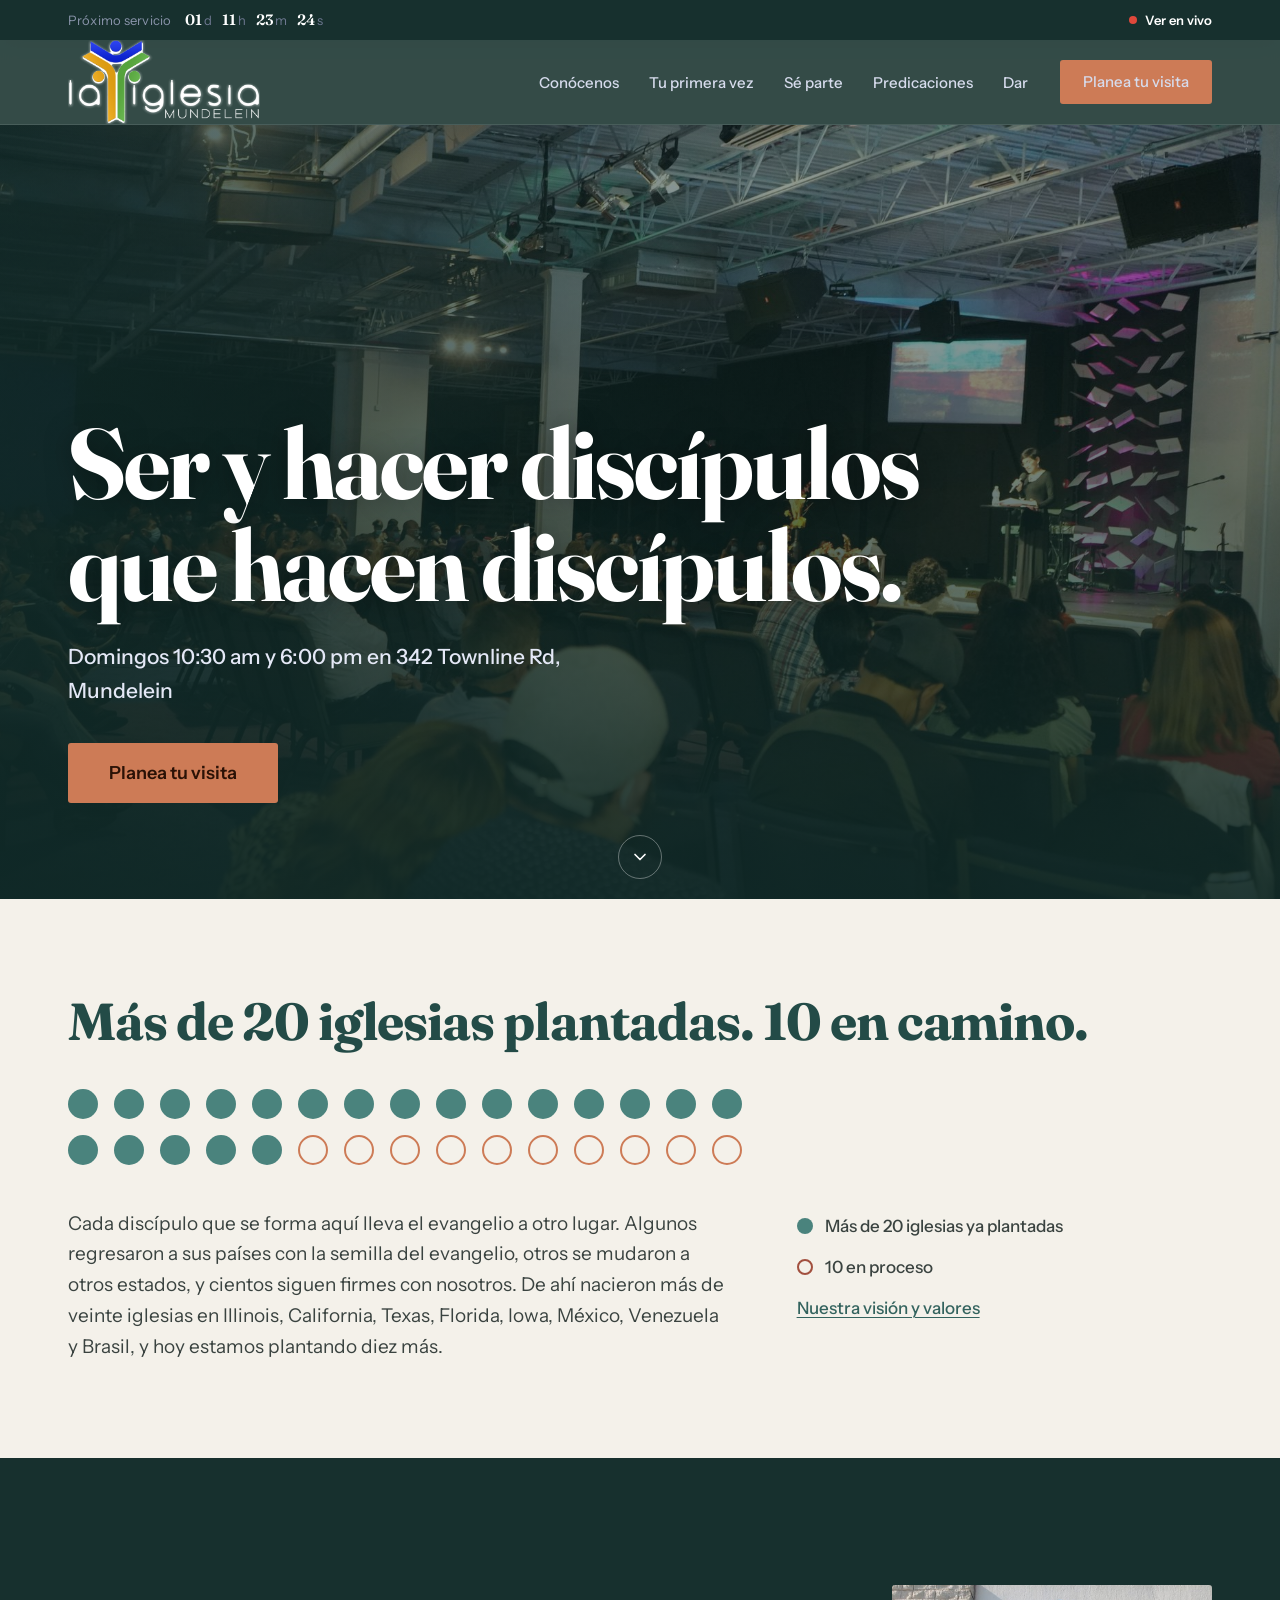
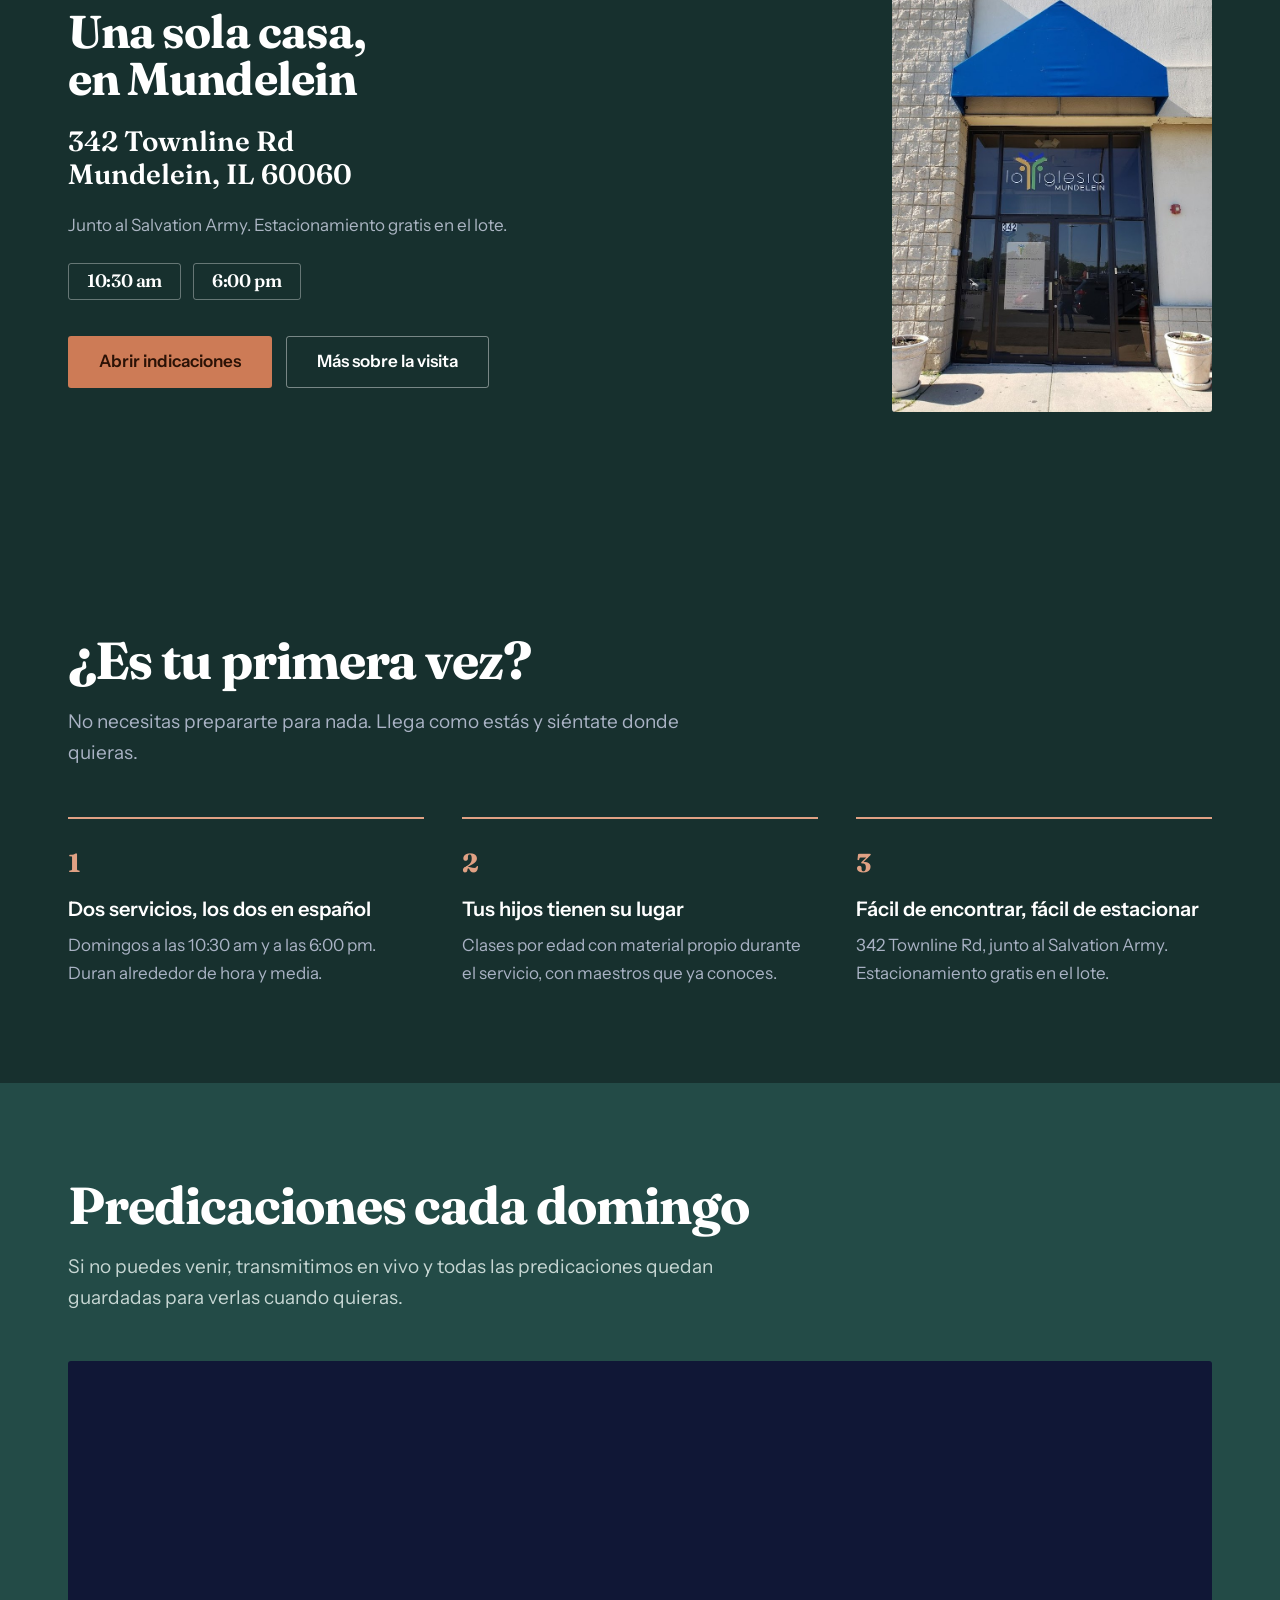
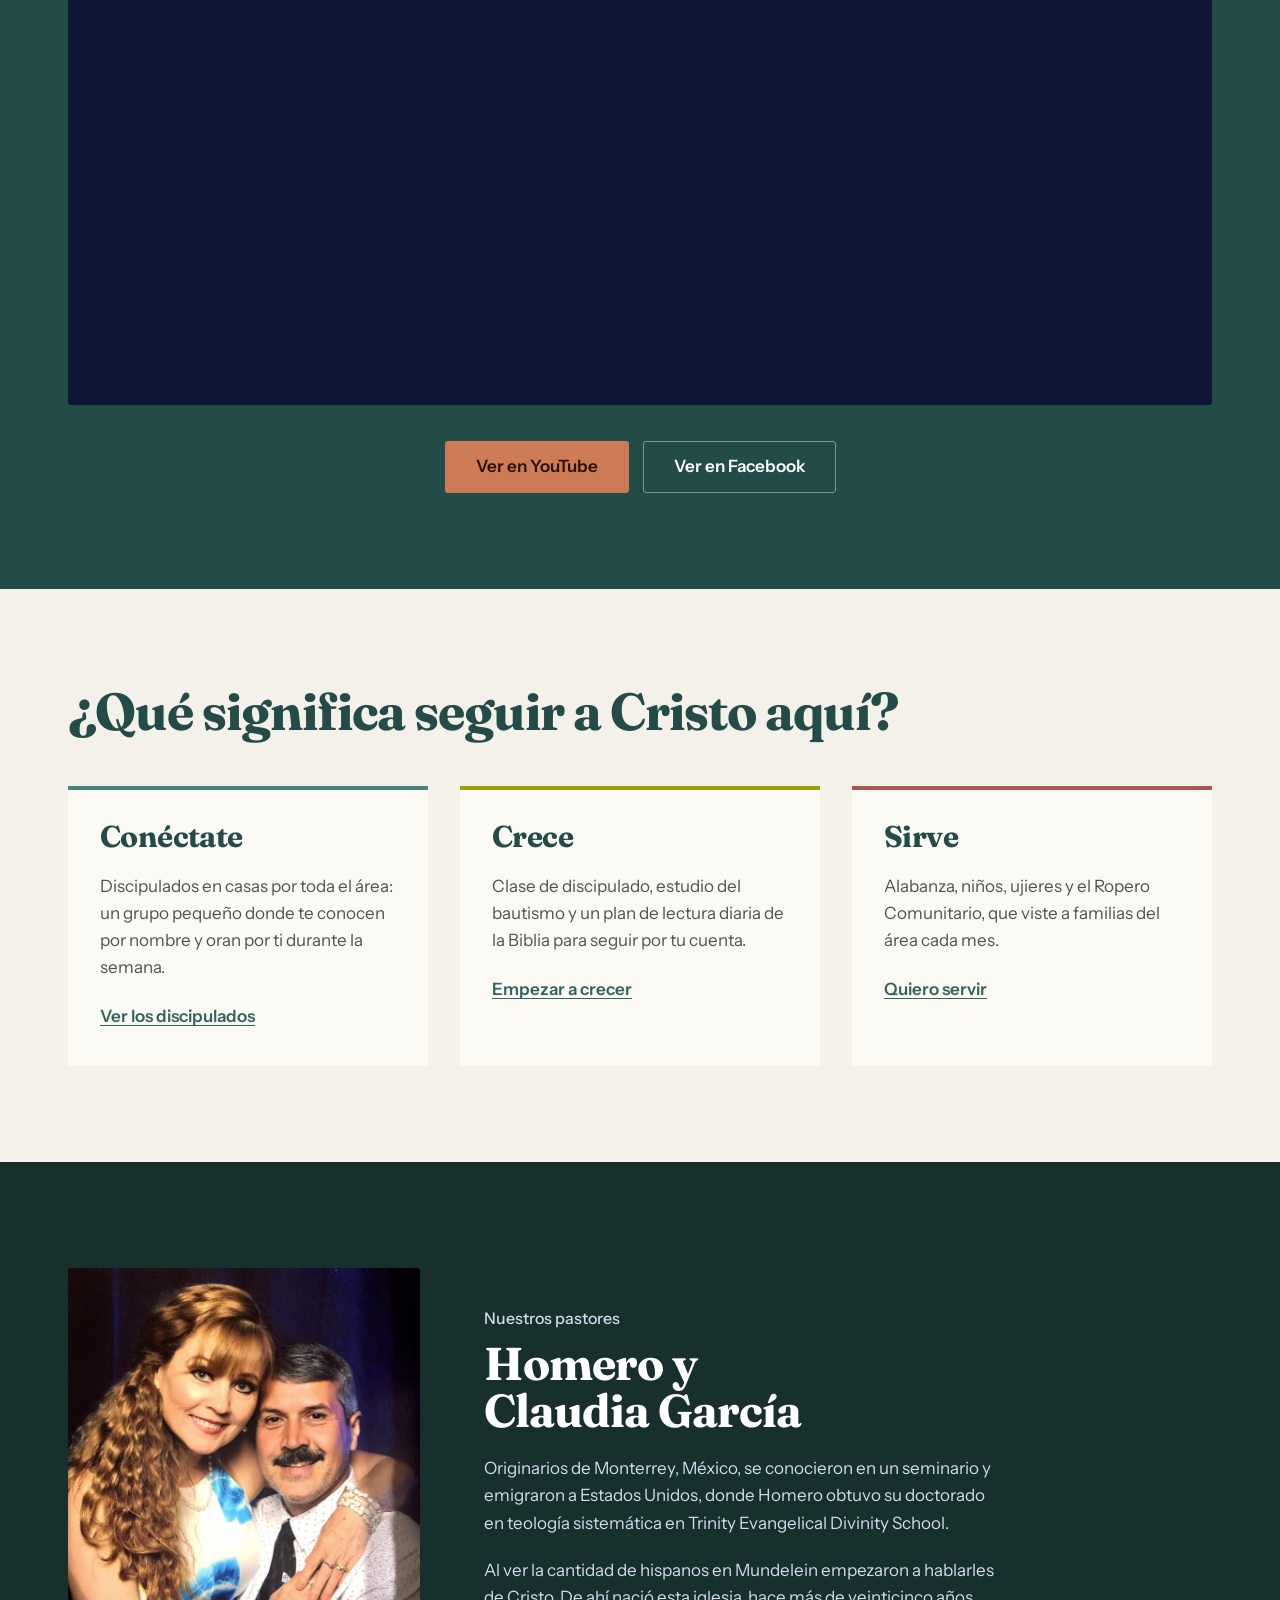
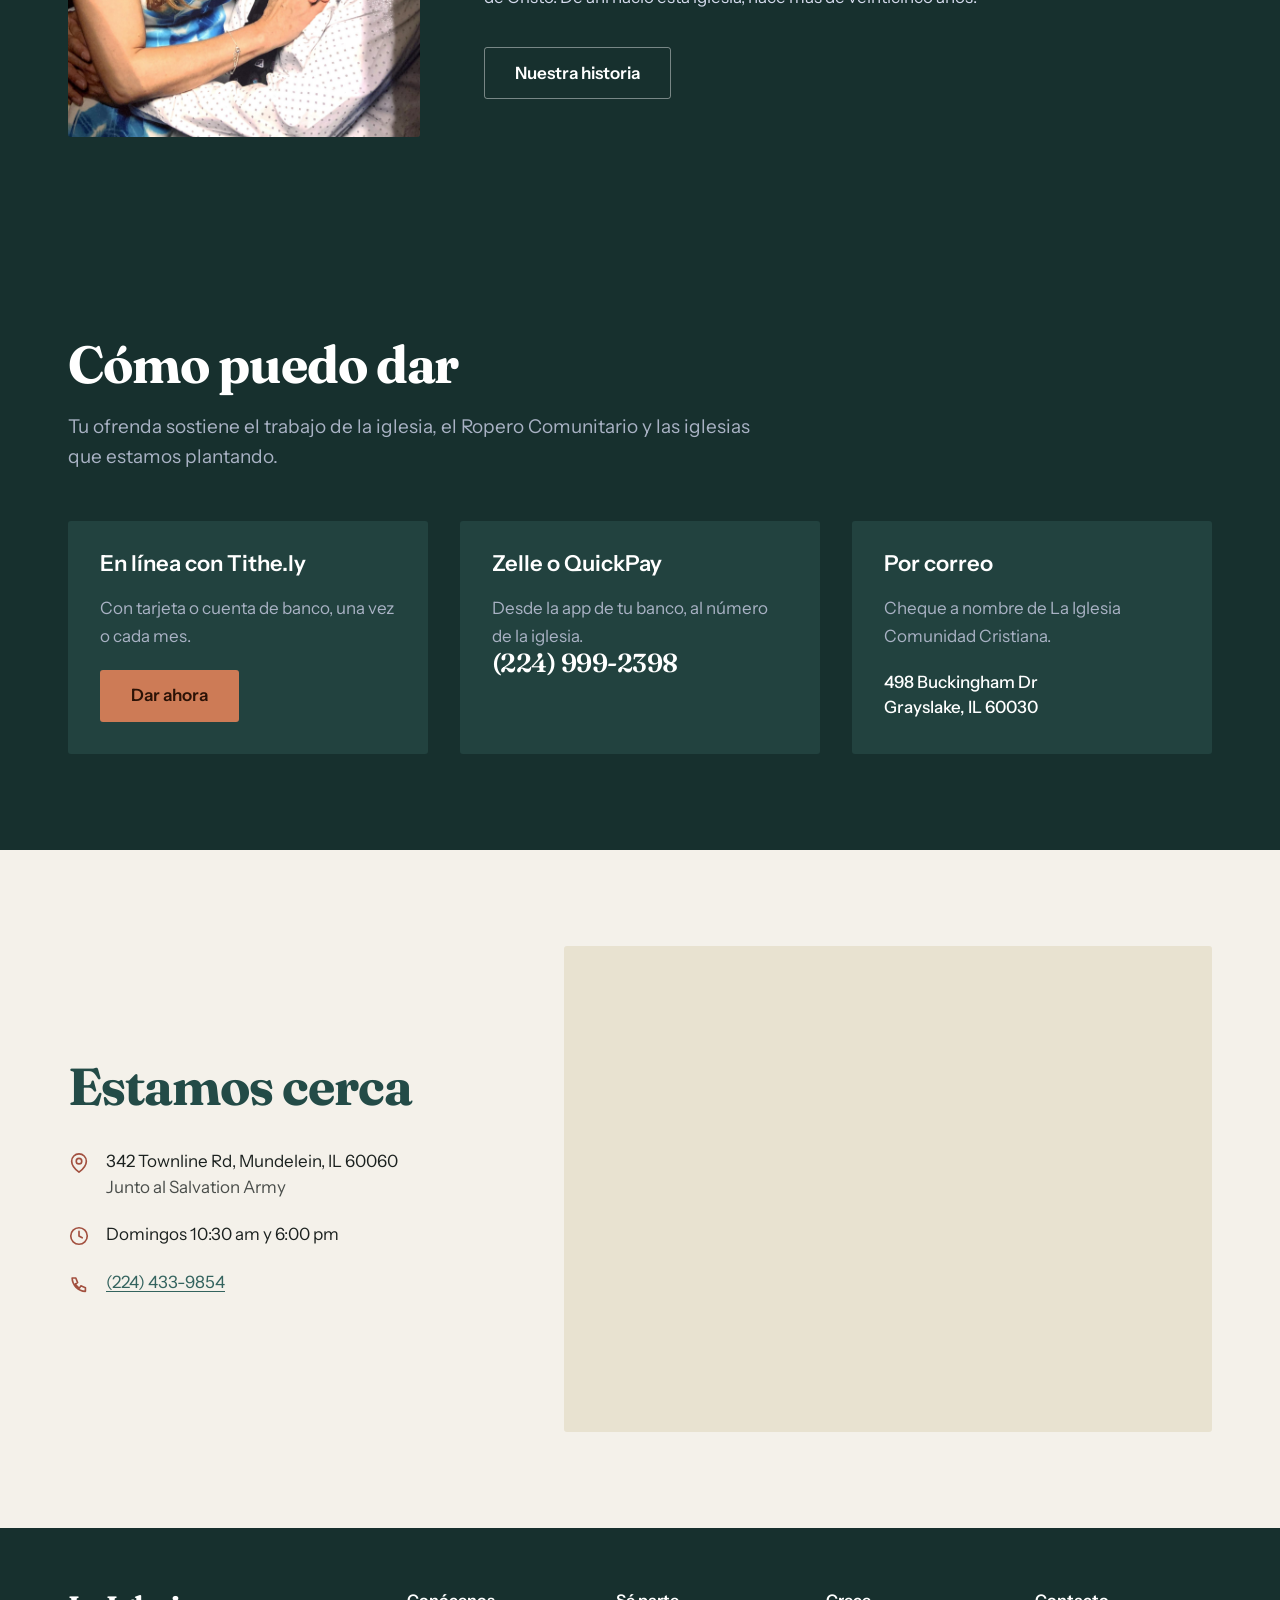
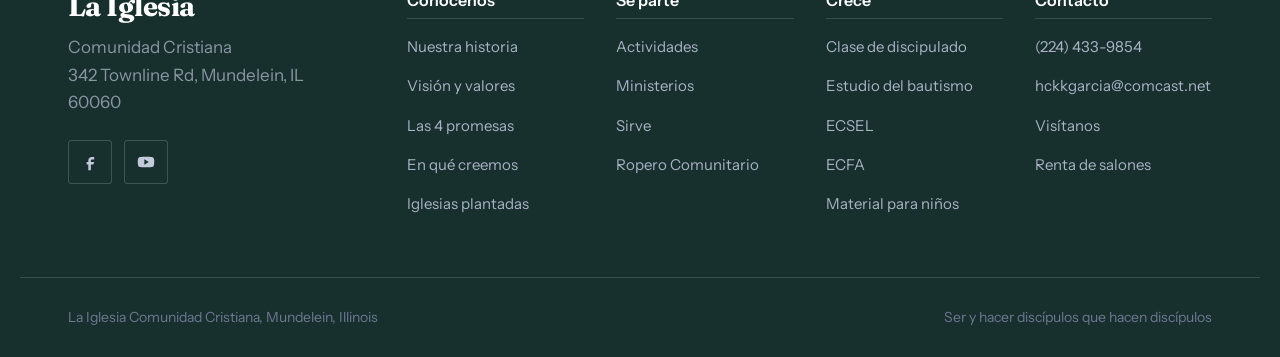
<file: index.html>
<!doctype html>
<html lang="es">
<head>
<meta charset="utf-8">
<meta name="viewport" content="width=device-width, initial-scale=1, viewport-fit=cover">
<title>La Iglesia Comunidad Cristiana — Mundelein, IL</title>
<meta name="description" content="Iglesia evangélica en español en Mundelein, IL. Servicios los domingos a las 10:30 am y 6:00 pm. Ser y hacer discípulos que hacen discípulos.">
<link rel="canonical" href="https://laiglesia.cc/">
<meta property="og:type" content="website">
<meta property="og:site_name" content="La Iglesia Comunidad Cristiana">
<meta property="og:title" content="La Iglesia Comunidad Cristiana — Mundelein, IL">
<meta property="og:description" content="Servicios los domingos a las 10:30 am y 6:00 pm en 342 Townline Rd, Mundelein.">
<meta property="og:url" content="https://laiglesia.cc/">
<meta property="og:image" content="https://laiglesia.cc/img/og.jpg">
<meta name="twitter:card" content="summary_large_image">
<meta name="theme-color" content="#0C1024">
<link rel="icon" href="img/favicon.png" sizes="any">
<link rel="apple-touch-icon" href="img/apple-touch-icon.png">
<link rel="preconnect" href="https://fonts.googleapis.com">
<link rel="preconnect" href="https://fonts.gstatic.com" crossorigin>
<link rel="stylesheet" href="https://fonts.googleapis.com/css2?family=Fraunces:opsz,wght@9..144,400..900&family=Instrument+Sans:wght@400..700&display=swap">
<link rel="stylesheet" href="styles.css">
<script type="application/ld+json">
{
  "@context": "https://schema.org",
  "@type": "Church",
  "name": "La Iglesia Comunidad Cristiana",
  "url": "https://laiglesia.cc/",
  "telephone": "+1-224-433-9854",
  "address": {
    "@type": "PostalAddress",
    "streetAddress": "342 Townline Rd",
    "addressLocality": "Mundelein",
    "addressRegion": "IL",
    "postalCode": "60060",
    "addressCountry": "US"
  },
  "sameAs": [
    "https://www.facebook.com/laiglesiacomunidadcristiana",
    "https://www.youtube.com/c/LaIglesiadeMundelein"
  ],
  "openingHoursSpecification": [
    { "@type": "OpeningHoursSpecification", "dayOfWeek": "Sunday", "opens": "10:30", "closes": "12:00" },
    { "@type": "OpeningHoursSpecification", "dayOfWeek": "Sunday", "opens": "18:00", "closes": "19:30" }
  ]
}
</script>
</head>
<body>

<a class="skip" href="#contenido">Saltar al contenido</a>

<!-- BARRA SUPERIOR CON CUENTA REGRESIVA -->
<div class="topbar">
  <div class="wrap topbar-inner">
    <p class="countdown">
      <span class="countdown-label">Próximo servicio</span>
      <span class="clock" id="clock" aria-live="off">
        <b data-unit="d">--</b><i>d</i>
        <b data-unit="h">--</b><i>h</i>
        <b data-unit="m">--</b><i>m</i>
        <b data-unit="s">--</b><i>s</i>
      </span>
    </p>
    <a class="topbar-link" href="https://www.youtube.com/c/LaIglesiadeMundelein">
      <span class="pulse" aria-hidden="true"></span>Ver en vivo
    </a>
  </div>
</div>

<header class="site-header">
  <div class="wrap header-inner">
    <a class="brand" href="/">
      <img src="img/logo-blanco.png" alt="La Iglesia Mundelein" width="220" height="97">
    </a>

    <button class="nav-toggle" type="button" aria-expanded="false" aria-controls="nav" aria-label="Abrir el menú">
      <span class="nav-toggle-bars" aria-hidden="true"></span>
    </button>

    <nav id="nav" class="nav">
      <ul>
        <li><a href="conocenos.html">Conócenos</a></li>
        <li><a href="visitanos.html#primera">Tu primera vez</a></li>
        <li><a href="se-parte.html">Sé parte</a></li>
        <li><a href="#predicaciones">Predicaciones</a></li>
        <li><a href="#dar">Dar</a></li>
      </ul>
      <a class="btn btn-gold nav-cta" href="visitanos.html">Planea tu visita</a>
    </nav>
  </div>
</header>

<main id="contenido">

  <!-- HERO A SANGRE -->
  <section class="hero">
    <img class="hero-bg" src="img/congregacion.jpg" alt="" width="2000" height="1333" fetchpriority="high">
    <div class="scrim" aria-hidden="true"></div>
    <div class="wrap hero-inner">
      <h1>Ser y hacer discípulos que hacen discípulos.</h1>
      <p class="hero-sub">Domingos 10:30 am y 6:00 pm en 342 Townline Rd, Mundelein</p>
      <p class="actions">
        <a class="btn btn-gold btn-lg" href="#visitanos">Planea tu visita</a>
      </p>
    </div>
    <a class="hero-scroll" href="#conocenos" aria-label="Bajar a la siguiente sección">
      <svg viewBox="0 0 24 24" aria-hidden="true"><path d="M6 9l6 6 6-6"/></svg>
    </a>
  </section>

  <!-- MULTIPLICACIÓN -->
  <section id="conocenos" class="band band-bone">
    <div class="wrap">
      <h2 class="display">Más de 20 iglesias plantadas. 10 en camino.</h2>
      <ul class="marks" aria-hidden="true">
        <li></li><li></li><li></li><li></li><li></li><li></li><li></li><li></li><li></li><li></li><li></li><li></li><li></li><li></li><li></li><li></li><li></li><li></li><li></li><li></li>
        <li class="pending"></li><li class="pending"></li><li class="pending"></li><li class="pending"></li><li class="pending"></li><li class="pending"></li><li class="pending"></li><li class="pending"></li><li class="pending"></li><li class="pending"></li>
      </ul>
      <div class="cols-2">
        <p class="body-lg">Cada discípulo que se forma aquí lleva el evangelio a otro lugar. Algunos regresaron a sus países con la semilla del evangelio, otros se mudaron a otros estados, y cientos siguen firmes con nosotros. De ahí nacieron más de veinte iglesias en Illinois, California, Texas, Florida, Iowa, México, Venezuela y Brasil, y hoy estamos plantando diez más.</p>
        <ul class="legend">
          <li><span class="dot"></span>Más de 20 iglesias ya plantadas</li>
          <li><span class="dot dot-pending"></span>10 en proceso</li>
          <li><a href="conocenos.html#vision">Nuestra visión y valores</a></li>
        </ul>
      </div>
    </div>
  </section>

  <!-- UBICACIÓN -->
  <section id="visitanos" class="feature feature-split">
    <div class="wrap feature-inner">
      <div class="feature-card">
        <h2>Una sola casa, en Mundelein</h2>
        <p class="addr">342 Townline Rd<br>Mundelein, IL 60060</p>
        <p class="soft">Junto al Salvation Army. Estacionamiento gratis en el lote.</p>
        <p class="times"><span>10:30 am</span><span>6:00 pm</span></p>
        <p class="actions">
          <a class="btn btn-gold" href="https://www.google.com/maps/dir/?api=1&amp;destination=342+Townline+Rd,+Mundelein,+IL+60060">Abrir indicaciones</a>
          <a class="btn btn-ghost" href="visitanos.html">Más sobre la visita</a>
        </p>
      </div>
      <figure class="retrato">
        <img src="img/entrada.jpg" alt="Entrada de La Iglesia en 342 Townline Rd, con el toldo azul" width="760" height="1013" loading="lazy">
      </figure>
    </div>
  </section>

  <!-- PRIMERA VEZ -->
  <section id="primera-vez" class="band band-ink">
    <div class="wrap">
      <div class="band-head">
        <h2 class="display">¿Es tu primera vez?</h2>
        <p class="body-lg">No necesitas prepararte para nada. Llega como estás y siéntate donde quieras.</p>
      </div>
      <ol class="steps">
        <li>
          <h3>Dos servicios, los dos en español</h3>
          <p>Domingos a las 10:30 am y a las 6:00 pm. Duran alrededor de hora y media.</p>
        </li>
        <li>
          <h3>Tus hijos tienen su lugar</h3>
          <p>Clases por edad con material propio durante el servicio, con maestros que ya conoces.</p>
        </li>
        <li>
          <h3>Fácil de encontrar, fácil de estacionar</h3>
          <p>342 Townline Rd, junto al Salvation Army. Estacionamiento gratis en el lote.</p>
        </li>
      </ol>
    </div>
  </section>

  <!-- PREDICACIONES -->
  <section id="predicaciones" class="band band-azul">
    <div class="wrap">
      <div class="band-head">
        <h2 class="display">Predicaciones cada domingo</h2>
        <p class="body-lg">Si no puedes venir, transmitimos en vivo y todas las predicaciones quedan guardadas para verlas cuando quieras.</p>
      </div>
      <div class="video">
        <iframe
          src="https://www.youtube-nocookie.com/embed?listType=user_uploads&amp;list=LaIglesiadeMundelein"
          title="Última predicación de La Iglesia Comunidad Cristiana"
          loading="lazy"
          allow="accelerometer; autoplay; clipboard-write; encrypted-media; gyroscope; picture-in-picture"
          referrerpolicy="strict-origin-when-cross-origin"
          allowfullscreen></iframe>
      </div>
      <p class="actions actions-center">
        <a class="btn btn-gold" href="https://www.youtube.com/c/LaIglesiadeMundelein">Ver en YouTube</a>
        <a class="btn btn-ghost" href="https://www.facebook.com/laiglesiacomunidadcristiana/">Ver en Facebook</a>
      </p>
    </div>
  </section>

  <!-- TRES CAMINOS -->
  <section id="caminos" class="band band-bone">
    <div class="wrap">
      <h2 class="display">¿Qué significa seguir a Cristo aquí?</h2>
      <div class="cards">
        <article class="card card-azul">
          <h3>Conéctate</h3>
          <p>Discipulados en casas por toda el área: un grupo pequeño donde te conocen por nombre y oran por ti durante la semana.</p>
          <a href="se-parte.html#ministerios">Ver los discipulados</a>
        </article>
        <article class="card card-verde">
          <h3>Crece</h3>
          <p>Clase de discipulado, estudio del bautismo y un plan de lectura diaria de la Biblia para seguir por tu cuenta.</p>
          <a href="crece.html">Empezar a crecer</a>
        </article>
        <article class="card card-oro">
          <h3>Sirve</h3>
          <p>Alabanza, niños, ujieres y el Ropero Comunitario, que viste a familias del área cada mes.</p>
          <a href="se-parte.html#sirve">Quiero servir</a>
        </article>
      </div>
    </div>
  </section>

  <!-- PASTORES -->
  <section id="pastores" class="feature feature-split foto-izq">
    <div class="wrap feature-inner">
      <figure class="retrato">
        <img src="img/pastores.jpg" alt="Los pastores Homero y Claudia García" width="900" height="1200" loading="lazy">
      </figure>
      <div class="feature-card">
        <p class="eyebrow">Nuestros pastores</p>
        <h2>Homero y Claudia García</h2>
        <p>Originarios de Monterrey, México, se conocieron en un seminario y emigraron a Estados Unidos, donde Homero obtuvo su doctorado en teología sistemática en Trinity Evangelical Divinity School.</p>
        <p>Al ver la cantidad de hispanos en Mundelein empezaron a hablarles de Cristo. De ahí nació esta iglesia, hace más de veinticinco años.</p>
        <p class="actions">
          <a class="btn btn-ghost" href="conocenos.html#historia">Nuestra historia</a>
        </p>
      </div>
    </div>
  </section>

  <!-- DAR -->
  <section id="dar" class="band band-ink">
    <div class="wrap">
      <div class="band-head">
        <h2 class="display">Cómo puedo dar</h2>
        <p class="body-lg">Tu ofrenda sostiene el trabajo de la iglesia, el Ropero Comunitario y las iglesias que estamos plantando.</p>
      </div>
      <div class="cards cards-dark">
        <article class="panel">
          <h3>En línea con Tithe.ly</h3>
          <p>Con tarjeta o cuenta de banco, una vez o cada mes.</p>
          <p><a class="btn btn-gold" href="https://tithe.ly/">Dar ahora</a></p>
        </article>
        <article class="panel">
          <h3>Zelle o QuickPay</h3>
          <p>Desde la app de tu banco, al número de la iglesia.</p>
          <p class="big">(224) 999-2398</p>
        </article>
        <article class="panel">
          <h3>Por correo</h3>
          <p>Cheque a nombre de La Iglesia Comunidad Cristiana.</p>
          <p class="addr-sm">498 Buckingham Dr<br>Grayslake, IL 60030</p>
        </article>
      </div>
    </div>
  </section>

  <!-- MAPA -->
  <section class="band band-bone">
    <div class="wrap split-map">
      <div>
        <h2 class="display">Estamos cerca</h2>
        <ul class="contact">
          <li>
            <svg viewBox="0 0 24 24" aria-hidden="true"><path d="M20 10c0 6-8 12-8 12s-8-6-8-12a8 8 0 0116 0z"/><circle cx="12" cy="10" r="3"/></svg>
            <span>342 Townline Rd, Mundelein, IL 60060<br><span class="soft">Junto al Salvation Army</span></span>
          </li>
          <li>
            <svg viewBox="0 0 24 24" aria-hidden="true"><circle cx="12" cy="12" r="9"/><path d="M12 7v5l3.5 2"/></svg>
            <span>Domingos 10:30 am y 6:00 pm</span>
          </li>
          <li>
            <svg viewBox="0 0 24 24" aria-hidden="true"><path d="M4.5 5.5h4l2 5-2.5 1.5a11 11 0 004.5 4.5L14 14l5 2v4a15 15 0 01-14.5-14.5z"/></svg>
            <a href="tel:+12244339854">(224) 433-9854</a>
          </li>
        </ul>
      </div>
      <div class="map">
        <iframe
          src="https://www.google.com/maps?q=342+Townline+Rd,+Mundelein,+IL+60060&amp;output=embed"
          title="Mapa de 342 Townline Rd, Mundelein, IL"
          loading="lazy"
          referrerpolicy="no-referrer-when-downgrade"></iframe>
      </div>
    </div>
  </section>

</main>

<footer class="site-footer">
  <div class="wrap footer-top">
    <div class="footer-brand">
      <p class="wordmark">La Iglesia</p>
      <p class="soft">Comunidad Cristiana<br>342 Townline Rd, Mundelein, IL 60060</p>
      <p class="social">
        <a href="https://www.facebook.com/laiglesiacomunidadcristiana" aria-label="Facebook">
          <svg viewBox="0 0 24 24" aria-hidden="true"><path d="M14 9h3V6h-3c-2.2 0-4 1.8-4 4v2H8v3h2v7h3v-7h3l1-3h-4v-2c0-.6.4-1 1-1z"/></svg>
        </a>
        <a href="https://www.youtube.com/c/LaIglesiadeMundelein" aria-label="YouTube">
          <svg viewBox="0 0 24 24" aria-hidden="true"><path d="M21.5 8.2a3 3 0 00-2.1-2.1C17.7 5.7 12 5.7 12 5.7s-5.7 0-7.4.4A3 3 0 002.5 8.2C2.1 9.9 2.1 12 2.1 12s0 2.1.4 3.8a3 3 0 002.1 2.1c1.7.4 7.4.4 7.4.4s5.7 0 7.4-.4a3 3 0 002.1-2.1c.4-1.7.4-3.8.4-3.8s0-2.1-.4-3.8zM10 15.2V8.8l5.3 3.2z"/></svg>
        </a>
      </p>
    </div>

    <nav class="footer-nav" aria-label="Pie de página">
      <div>
        <h2>Conócenos</h2>
        <ul>
          <li><a href="conocenos.html#historia">Nuestra historia</a></li>
          <li><a href="conocenos.html#vision">Visión y valores</a></li>
          <li><a href="conocenos.html#promesas">Las 4 promesas</a></li>
          <li><a href="conocenos.html#creemos">En qué creemos</a></li>
          <li><a href="conocenos.html#plantadas">Iglesias plantadas</a></li>
        </ul>
      </div>
      <div>
        <h2>Sé parte</h2>
        <ul>
          <li><a href="se-parte.html#actividades">Actividades</a></li>
          <li><a href="se-parte.html#ministerios">Ministerios</a></li>
          <li><a href="se-parte.html#sirve">Sirve</a></li>
          <li><a href="se-parte.html#ropero">Ropero Comunitario</a></li>
        </ul>
      </div>
      <div>
        <h2>Crece</h2>
        <ul>
          <li><a href="crece.html#discipulado">Clase de discipulado</a></li>
          <li><a href="crece.html#bautismo">Estudio del bautismo</a></li>
          <li><a href="crece.html#ecsel">ECSEL</a></li>
          <li><a href="crece.html#ecfa">ECFA</a></li>
          <li><a href="crece.html#ninos">Material para niños</a></li>
        </ul>
      </div>
      <div>
        <h2>Contacto</h2>
        <ul>
          <li><a href="tel:+12244339854">(224) 433-9854</a></li>
          <li><a href="mailto:hckkgarcia@comcast.net">hckkgarcia@comcast.net</a></li>
          <li><a href="visitanos.html">Visítanos</a></li>
          <li><a href="visitanos.html#renta">Renta de salones</a></li>
        </ul>
      </div>
    </nav>
  </div>

  <div class="wrap footer-bottom">
    <p>La Iglesia Comunidad Cristiana, Mundelein, Illinois</p>
    <p>Ser y hacer discípulos que hacen discípulos</p>
  </div>
</footer>

<script>
/* ---------------------------------------------------------- menú móvil --- */
(function () {
  var btn = document.querySelector('.nav-toggle');
  var nav = document.getElementById('nav');
  if (!btn || !nav) return;

  function close() {
    btn.setAttribute('aria-expanded', 'false');
    document.body.classList.remove('nav-open');
  }

  btn.addEventListener('click', function () {
    var open = btn.getAttribute('aria-expanded') === 'true';
    btn.setAttribute('aria-expanded', open ? 'false' : 'true');
    document.body.classList.toggle('nav-open', !open);
  });

  nav.addEventListener('click', function (e) { if (e.target.closest('a')) close(); });
  document.addEventListener('keydown', function (e) { if (e.key === 'Escape') close(); });
})();

/* ------------------------- cuenta regresiva, en hora de Chicago ---------- */
(function () {
  var box = document.getElementById('clock');
  if (!box) return;

  var SERVICIOS = [[10, 30], [18, 0]];           // domingos
  var cell = {};
  ['d', 'h', 'm', 's'].forEach(function (u) { cell[u] = box.querySelector('[data-unit="' + u + '"]'); });

  function chicagoNow() {
    // una fecha cuyos campos locales equivalen a la hora de Chicago
    return new Date(new Date().toLocaleString('en-US', { timeZone: 'America/Chicago' }));
  }

  function proximo(now) {
    for (var add = 0; add < 8; add++) {
      var d = new Date(now);
      d.setDate(d.getDate() + add);
      if (d.getDay() !== 0) continue;            // solo domingos
      for (var i = 0; i < SERVICIOS.length; i++) {
        var t = new Date(d);
        t.setHours(SERVICIOS[i][0], SERVICIOS[i][1], 0, 0);
        if (t - now > 0) return t;
      }
    }
    return null;
  }

  function pad(n) { return n < 10 ? '0' + n : String(n); }

  function tick() {
    var now = chicagoNow();
    var t = proximo(now);
    if (!t) return;
    var s = Math.floor((t - now) / 1000);
    cell.d.textContent = pad(Math.floor(s / 86400));
    cell.h.textContent = pad(Math.floor(s % 86400 / 3600));
    cell.m.textContent = pad(Math.floor(s % 3600 / 60));
    cell.s.textContent = pad(s % 60);
  }

  tick();
  setInterval(tick, 1000);
})();

/* ------------- si una foto de fondo no carga, la banda se adapta --------- */
(function () {
  [].forEach.call(document.querySelectorAll('.hero-bg, .feature-bg'), function (img) {
    function marcar() {
      if (!img.naturalWidth) img.closest('section').classList.add('sin-foto');
    }
    if (img.complete) marcar(); else img.addEventListener('error', marcar);
  });
})();
</script>

</body>
</html>
</file>
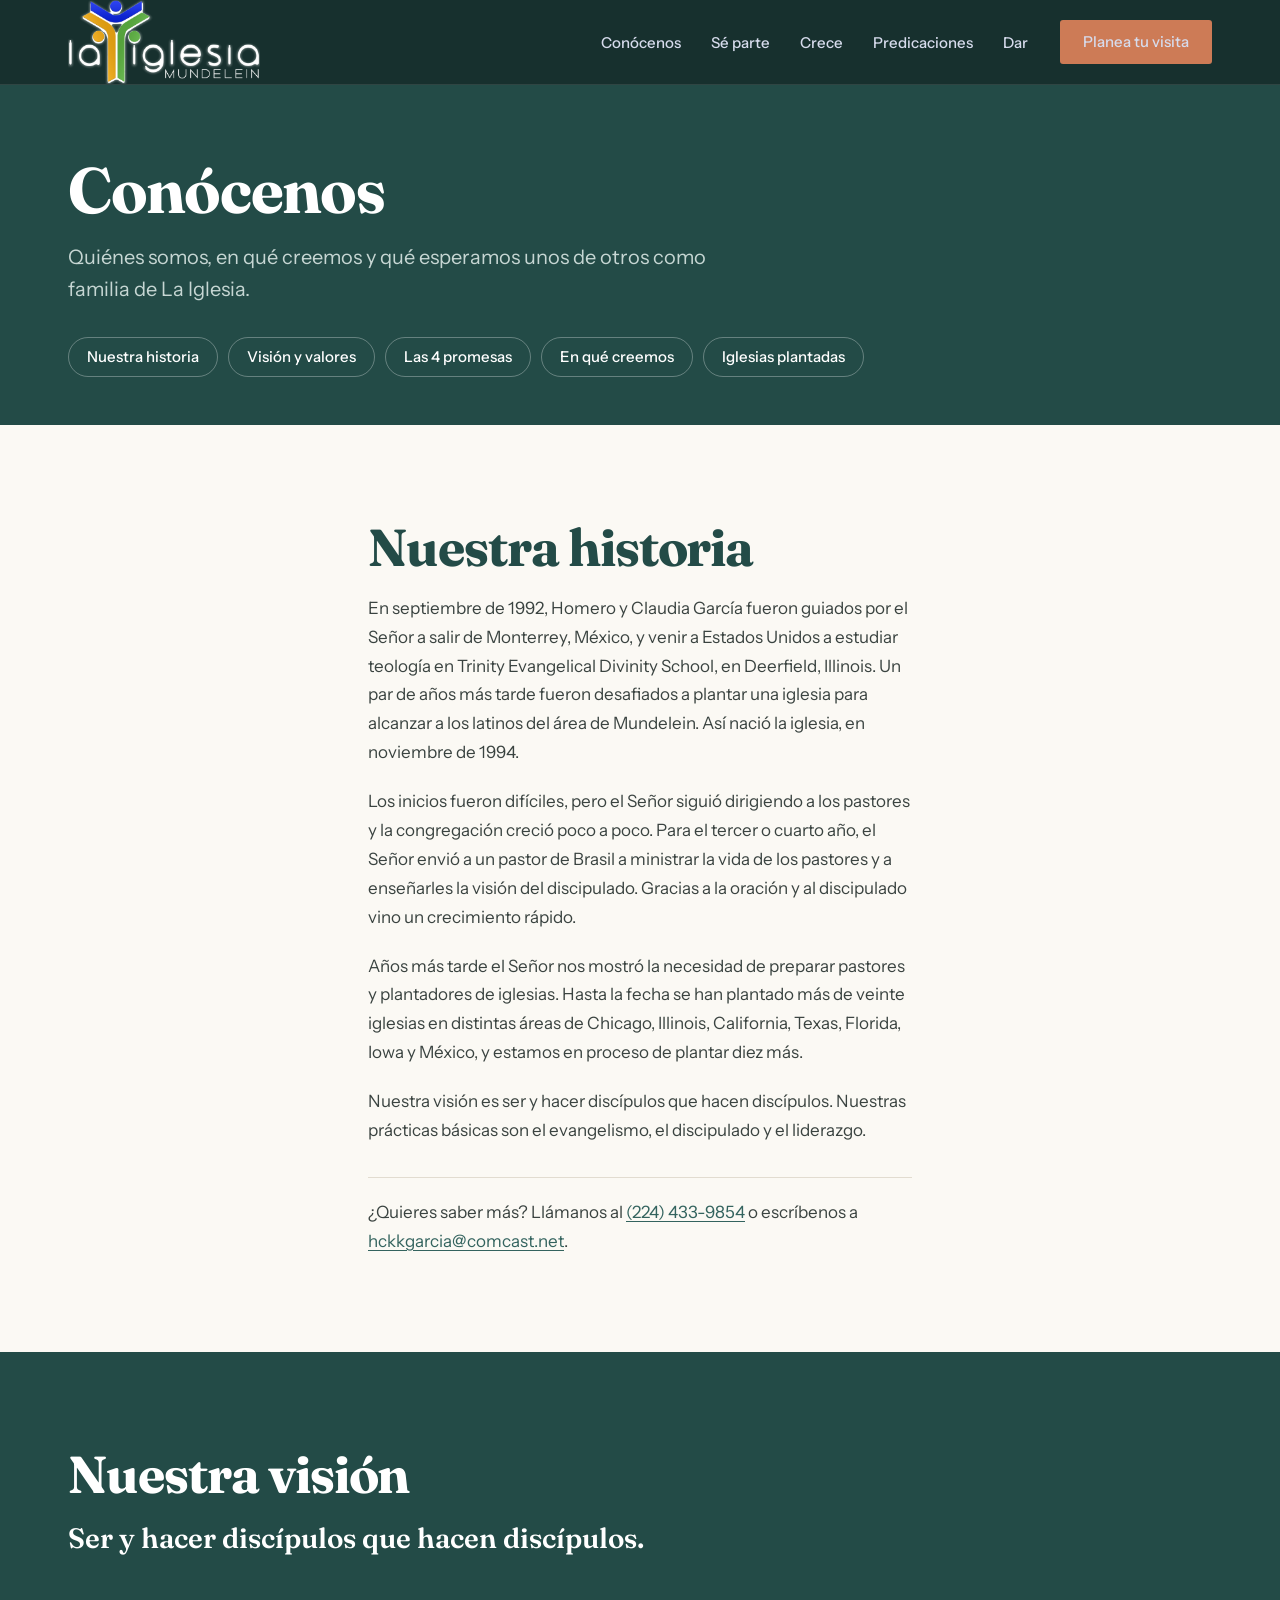
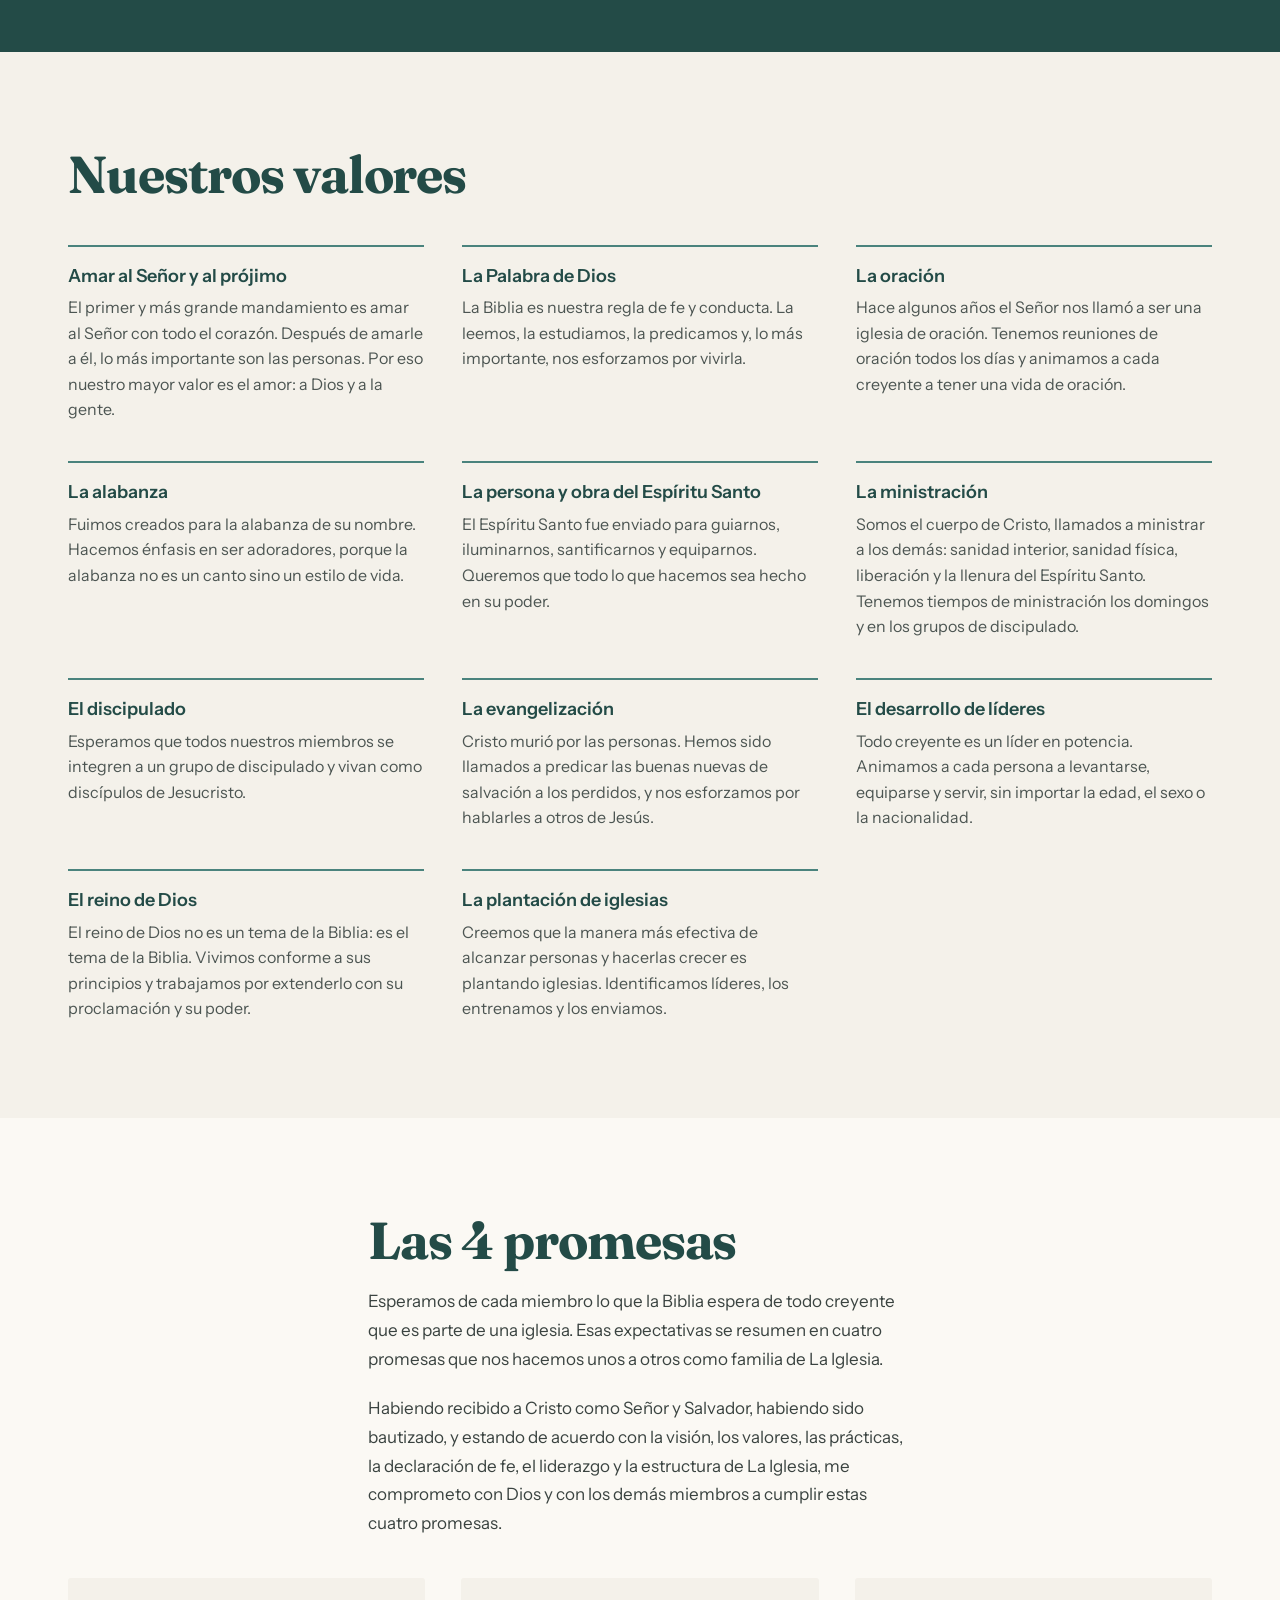
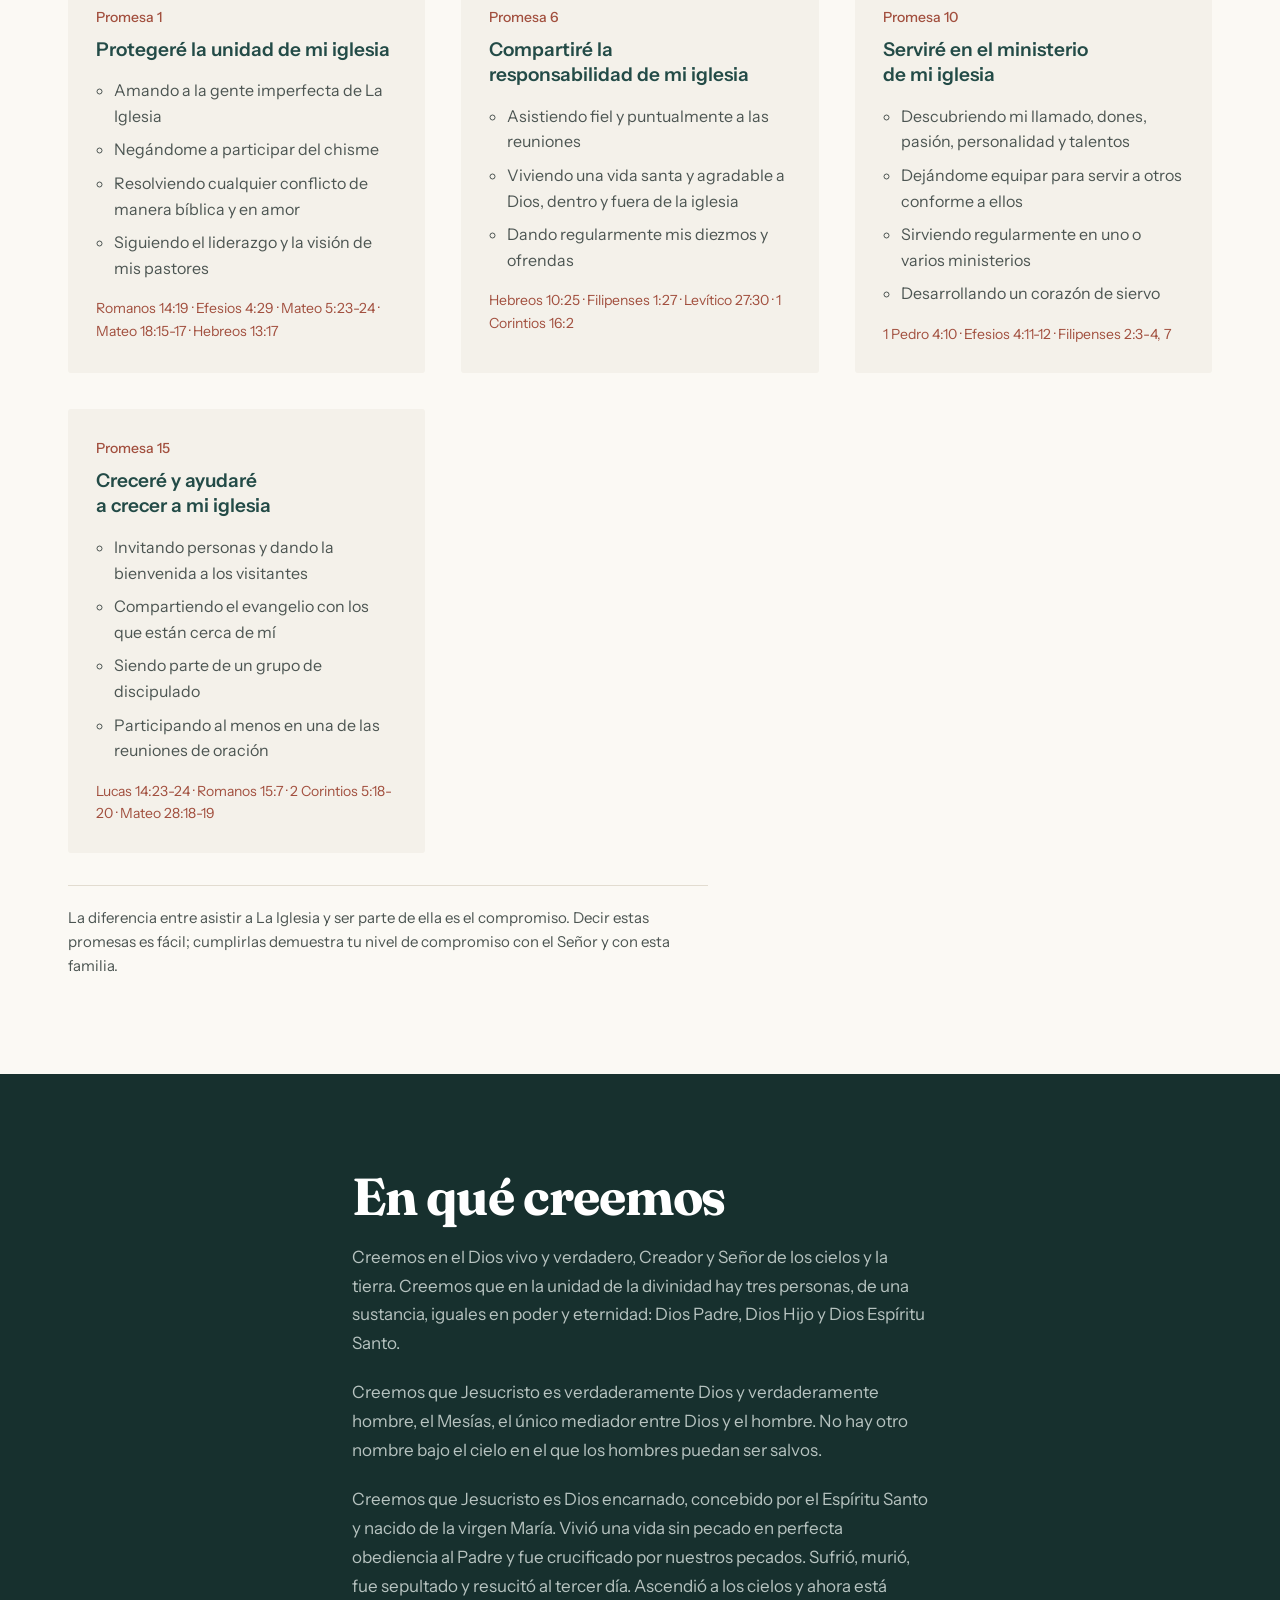
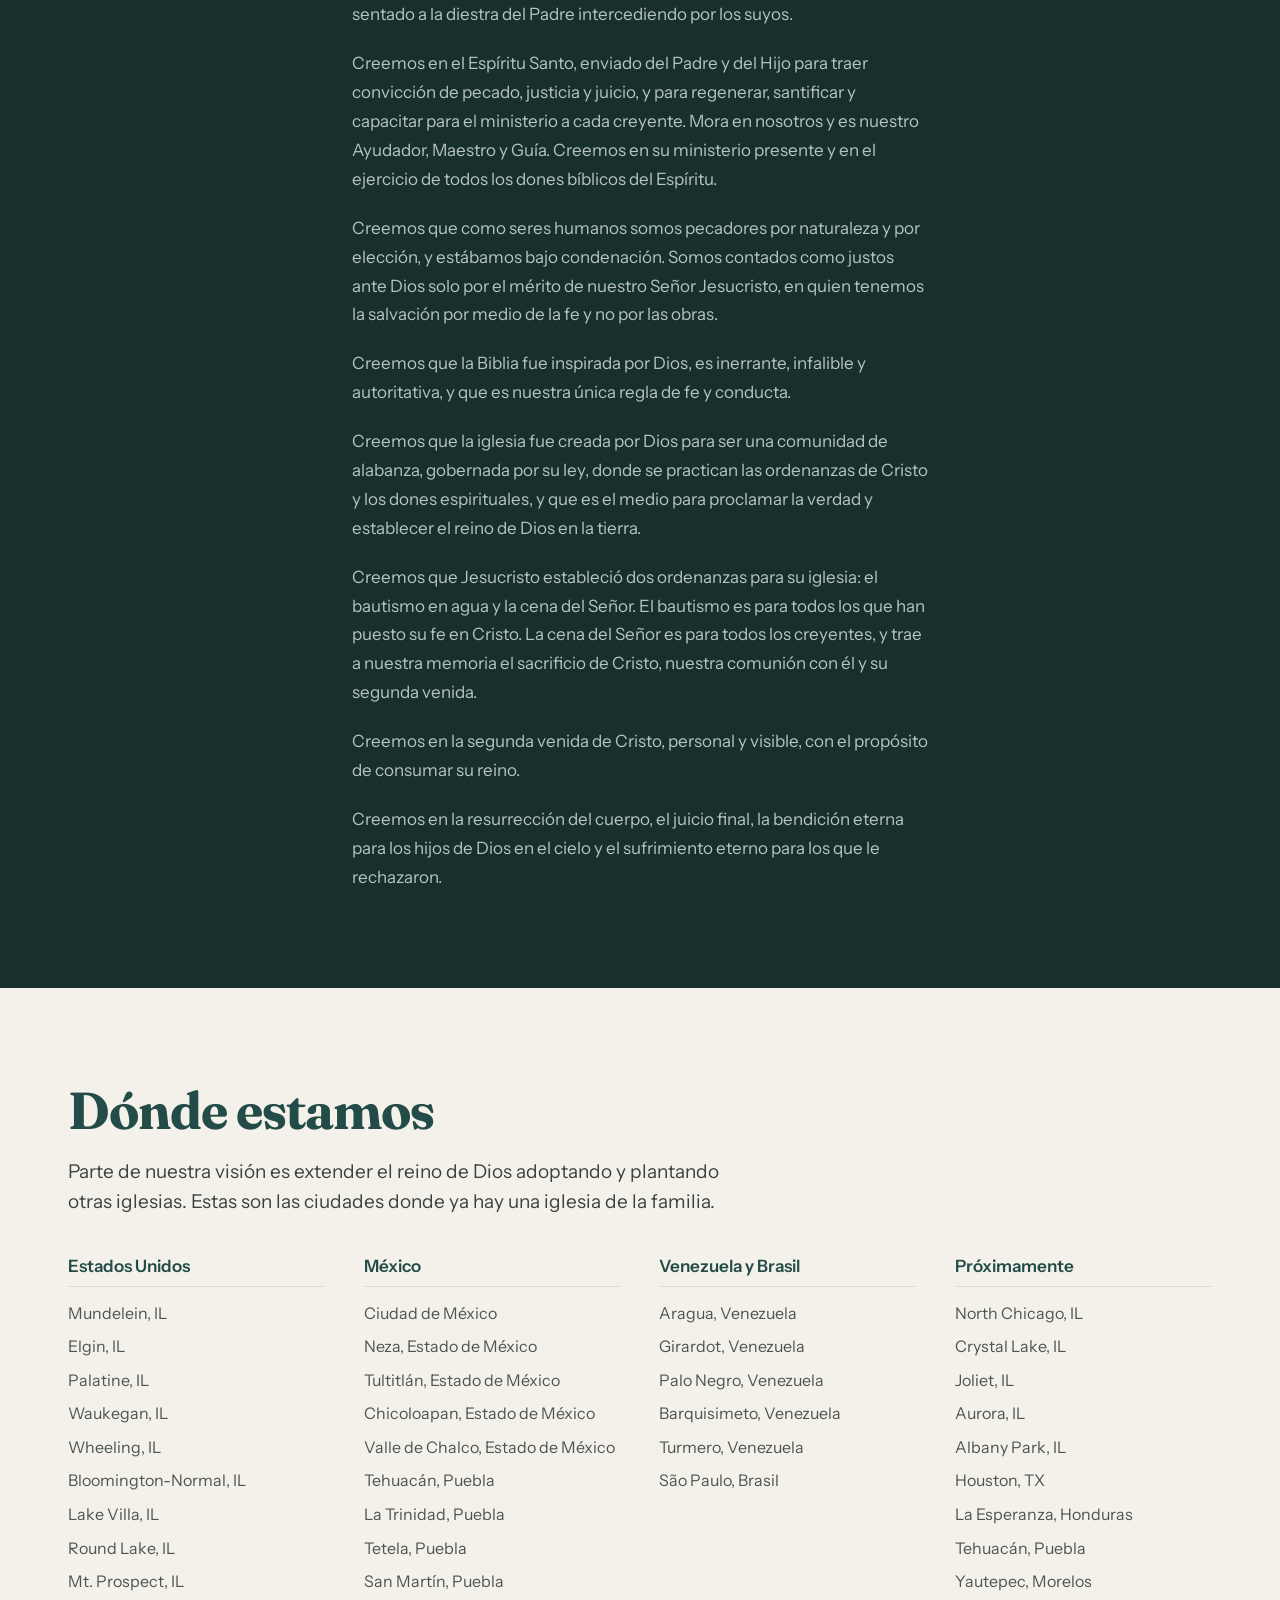
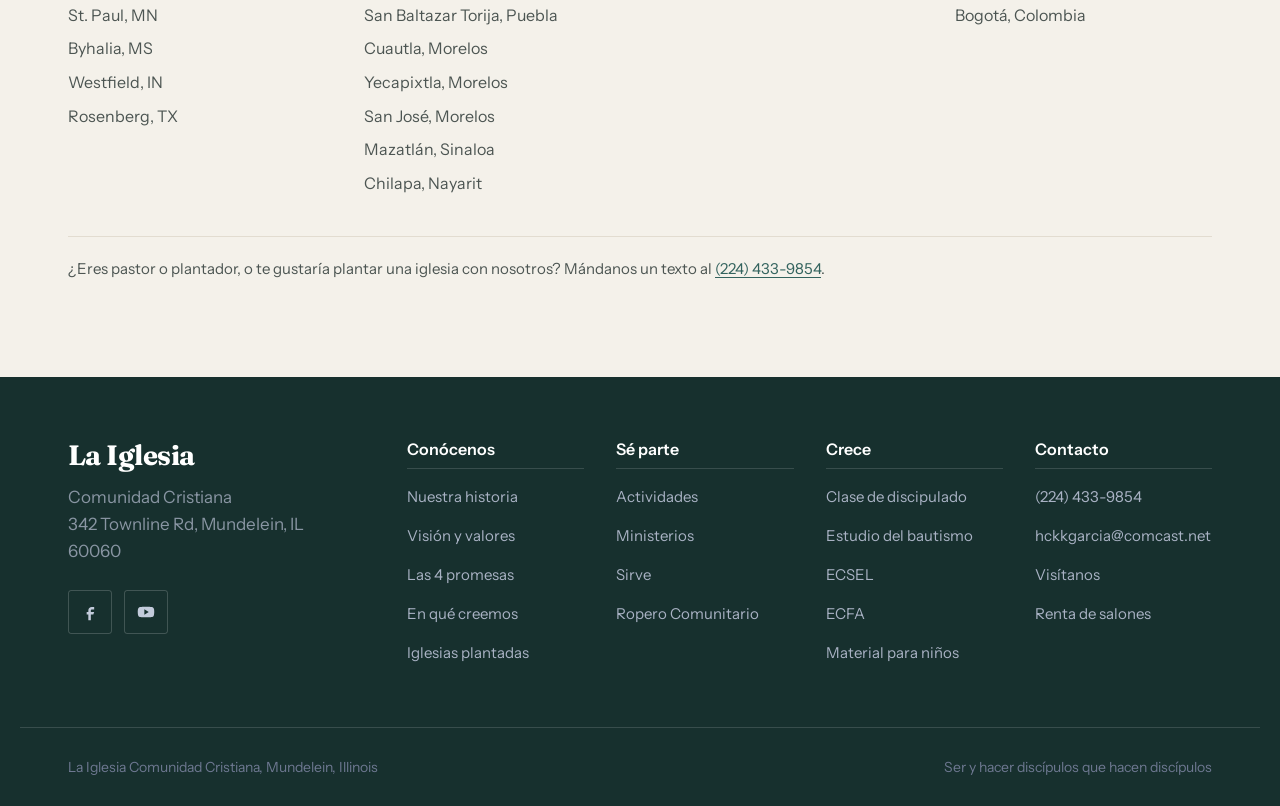
<file: conocenos.html>
<!doctype html>
<html lang="es">
<head>
<meta charset="utf-8">
<meta name="viewport" content="width=device-width, initial-scale=1, viewport-fit=cover">
<title>Conócenos — La Iglesia Comunidad Cristiana</title>
<meta name="description" content="Nuestra historia, visión, valores, las 4 promesas y en qué creemos. La Iglesia Comunidad Cristiana, Mundelein, IL.">
<meta property="og:type" content="article">
<meta property="og:site_name" content="La Iglesia Comunidad Cristiana">
<meta property="og:title" content="Conócenos — La Iglesia Comunidad Cristiana">
<meta property="og:description" content="Nuestra historia, visión, valores, las 4 promesas y en qué creemos. La Iglesia Comunidad Cristiana, Mundelein, IL.">
<meta property="og:image" content="https://laiglesia.cc/img/og.jpg">
<meta name="theme-color" content="#17302E">
<link rel="icon" href="img/favicon.png" sizes="any">
<link rel="apple-touch-icon" href="img/apple-touch-icon.png">
<link rel="preconnect" href="https://fonts.googleapis.com">
<link rel="preconnect" href="https://fonts.gstatic.com" crossorigin>
<link rel="stylesheet" href="https://fonts.googleapis.com/css2?family=Fraunces:opsz,wght@9..144,400..900&family=Instrument+Sans:wght@400..700&display=swap">
<link rel="stylesheet" href="styles.css">
</head>
<body>

<a class="skip" href="#contenido">Saltar al contenido</a>

<header class="site-header site-header-solid">
  <div class="wrap header-inner">
    <a class="brand" href="index.html">
      <img src="img/logo-blanco.png" alt="La Iglesia Mundelein" width="220" height="97">
    </a>
    <button class="nav-toggle" type="button" aria-expanded="false" aria-controls="nav" aria-label="Abrir el menú">
      <span class="nav-toggle-bars" aria-hidden="true"></span>
    </button>
    <nav id="nav" class="nav">
      <ul>
        <li><a href="conocenos.html" aria-current="page">Conócenos</a></li>
        <li><a href="se-parte.html">Sé parte</a></li>
        <li><a href="crece.html">Crece</a></li>
        <li><a href="index.html#predicaciones">Predicaciones</a></li>
        <li><a href="index.html#dar">Dar</a></li>
      </ul>
      <a class="btn btn-gold nav-cta" href="visitanos.html">Planea tu visita</a>
    </nav>
  </div>
</header>

<main id="contenido">

  <section class="page-hero">
    <div class="wrap">
      <h1>Conócenos</h1>
      <p class="lede">Quiénes somos, en qué creemos y qué esperamos unos de otros como familia de La Iglesia.</p>
      <ul class="subnav">
        <li><a href="#historia">Nuestra historia</a></li>
        <li><a href="#vision">Visión y valores</a></li>
        <li><a href="#promesas">Las 4 promesas</a></li>
        <li><a href="#creemos">En qué creemos</a></li>
        <li><a href="#plantadas">Iglesias plantadas</a></li>
      </ul>
    </div>
  </section>

  <section id="historia" class="band band-white">
    <div class="wrap prose">
      <h2 class="display">Nuestra historia</h2>
      <p>En septiembre de 1992, Homero y Claudia García fueron guiados por el Señor a salir de Monterrey, México, y venir a Estados Unidos a estudiar teología en Trinity Evangelical Divinity School, en Deerfield, Illinois. Un par de años más tarde fueron desafiados a plantar una iglesia para alcanzar a los latinos del área de Mundelein. Así nació la iglesia, en noviembre de 1994.</p>
      <p>Los inicios fueron difíciles, pero el Señor siguió dirigiendo a los pastores y la congregación creció poco a poco. Para el tercer o cuarto año, el Señor envió a un pastor de Brasil a ministrar la vida de los pastores y a enseñarles la visión del discipulado. Gracias a la oración y al discipulado vino un crecimiento rápido.</p>
      <p>Años más tarde el Señor nos mostró la necesidad de preparar pastores y plantadores de iglesias. Hasta la fecha se han plantado más de veinte iglesias en distintas áreas de Chicago, Illinois, California, Texas, Florida, Iowa y México, y estamos en proceso de plantar diez más.</p>
      <p>Nuestra visión es ser y hacer discípulos que hacen discípulos. Nuestras prácticas básicas son el evangelismo, el discipulado y el liderazgo.</p>
      <p class="nota">¿Quieres saber más? Llámanos al <a href="tel:+12244339854">(224) 433-9854</a> o escríbenos a <a href="mailto:hckkgarcia@comcast.net">hckkgarcia@comcast.net</a>.</p>
    </div>
  </section>

  <section id="vision" class="band band-azul">
    <div class="wrap">
      <div class="band-head">
        <h2 class="display">Nuestra visión</h2>
        <p class="body-lg destacado">Ser y hacer discípulos que hacen discípulos.</p>
      </div>
    </div>
  </section>

  <section class="band band-bone">
    <div class="wrap">
      <h2 class="display">Nuestros valores</h2>
      <div class="valores">
        <article><h3>Amar al Señor y al prójimo</h3><p>El primer y más grande mandamiento es amar al Señor con todo el corazón. Después de amarle a él, lo más importante son las personas. Por eso nuestro mayor valor es el amor: a Dios y a la gente.</p></article>
        <article><h3>La Palabra de Dios</h3><p>La Biblia es nuestra regla de fe y conducta. La leemos, la estudiamos, la predicamos y, lo más importante, nos esforzamos por vivirla.</p></article>
        <article><h3>La oración</h3><p>Hace algunos años el Señor nos llamó a ser una iglesia de oración. Tenemos reuniones de oración todos los días y animamos a cada creyente a tener una vida de oración.</p></article>
        <article><h3>La alabanza</h3><p>Fuimos creados para la alabanza de su nombre. Hacemos énfasis en ser adoradores, porque la alabanza no es un canto sino un estilo de vida.</p></article>
        <article><h3>La persona y obra del Espíritu Santo</h3><p>El Espíritu Santo fue enviado para guiarnos, iluminarnos, santificarnos y equiparnos. Queremos que todo lo que hacemos sea hecho en su poder.</p></article>
        <article><h3>La ministración</h3><p>Somos el cuerpo de Cristo, llamados a ministrar a los demás: sanidad interior, sanidad física, liberación y la llenura del Espíritu Santo. Tenemos tiempos de ministración los domingos y en los grupos de discipulado.</p></article>
        <article><h3>El discipulado</h3><p>Esperamos que todos nuestros miembros se integren a un grupo de discipulado y vivan como discípulos de Jesucristo.</p></article>
        <article><h3>La evangelización</h3><p>Cristo murió por las personas. Hemos sido llamados a predicar las buenas nuevas de salvación a los perdidos, y nos esforzamos por hablarles a otros de Jesús.</p></article>
        <article><h3>El desarrollo de líderes</h3><p>Todo creyente es un líder en potencia. Animamos a cada persona a levantarse, equiparse y servir, sin importar la edad, el sexo o la nacionalidad.</p></article>
        <article><h3>El reino de Dios</h3><p>El reino de Dios no es un tema de la Biblia: es el tema de la Biblia. Vivimos conforme a sus principios y trabajamos por extenderlo con su proclamación y su poder.</p></article>
        <article><h3>La plantación de iglesias</h3><p>Creemos que la manera más efectiva de alcanzar personas y hacerlas crecer es plantando iglesias. Identificamos líderes, los entrenamos y los enviamos.</p></article>
      </div>
    </div>
  </section>

  <section id="promesas" class="band band-white">
    <div class="wrap prose">
      <h2 class="display">Las 4 promesas</h2>
      <p>Esperamos de cada miembro lo que la Biblia espera de todo creyente que es parte de una iglesia. Esas expectativas se resumen en cuatro promesas que nos hacemos unos a otros como familia de La Iglesia.</p>
      <p>Habiendo recibido a Cristo como Señor y Salvador, habiendo sido bautizado, y estando de acuerdo con la visión, los valores, las prácticas, la declaración de fe, el liderazgo y la estructura de La Iglesia, me comprometo con Dios y con los demás miembros a cumplir estas cuatro promesas.</p>
    </div>
    <div class="wrap">
      <ol class="promesas">
        <li>
          <h3>Protegeré la unidad de mi iglesia</h3>
          <ul>
            <li>Amando a la gente imperfecta de La Iglesia</li>
            <li>Negándome a participar del chisme</li>
            <li>Resolviendo cualquier conflicto de manera bíblica y en amor</li>
            <li>Siguiendo el liderazgo y la visión de mis pastores</li>
          </ul>
          <p class="cita">Romanos 14:19 · Efesios 4:29 · Mateo 5:23-24 · Mateo 18:15-17 · Hebreos 13:17</p>
        </li>
        <li>
          <h3>Compartiré la responsabilidad de mi iglesia</h3>
          <ul>
            <li>Asistiendo fiel y puntualmente a las reuniones</li>
            <li>Viviendo una vida santa y agradable a Dios, dentro y fuera de la iglesia</li>
            <li>Dando regularmente mis diezmos y ofrendas</li>
          </ul>
          <p class="cita">Hebreos 10:25 · Filipenses 1:27 · Levítico 27:30 · 1 Corintios 16:2</p>
        </li>
        <li>
          <h3>Serviré en el ministerio de mi iglesia</h3>
          <ul>
            <li>Descubriendo mi llamado, dones, pasión, personalidad y talentos</li>
            <li>Dejándome equipar para servir a otros conforme a ellos</li>
            <li>Sirviendo regularmente en uno o varios ministerios</li>
            <li>Desarrollando un corazón de siervo</li>
          </ul>
          <p class="cita">1 Pedro 4:10 · Efesios 4:11-12 · Filipenses 2:3-4, 7</p>
        </li>
        <li>
          <h3>Creceré y ayudaré a crecer a mi iglesia</h3>
          <ul>
            <li>Invitando personas y dando la bienvenida a los visitantes</li>
            <li>Compartiendo el evangelio con los que están cerca de mí</li>
            <li>Siendo parte de un grupo de discipulado</li>
            <li>Participando al menos en una de las reuniones de oración</li>
          </ul>
          <p class="cita">Lucas 14:23-24 · Romanos 15:7 · 2 Corintios 5:18-20 · Mateo 28:18-19</p>
        </li>
      </ol>
      <p class="prose nota">La diferencia entre asistir a La Iglesia y ser parte de ella es el compromiso. Decir estas promesas es fácil; cumplirlas demuestra tu nivel de compromiso con el Señor y con esta familia.</p>
    </div>
  </section>

  <section id="creemos" class="band band-ink">
    <div class="wrap prose prose-oscuro">
      <h2 class="display">En qué creemos</h2>
      <p>Creemos en el Dios vivo y verdadero, Creador y Señor de los cielos y la tierra. Creemos que en la unidad de la divinidad hay tres personas, de una sustancia, iguales en poder y eternidad: Dios Padre, Dios Hijo y Dios Espíritu Santo.</p>
      <p>Creemos que Jesucristo es verdaderamente Dios y verdaderamente hombre, el Mesías, el único mediador entre Dios y el hombre. No hay otro nombre bajo el cielo en el que los hombres puedan ser salvos.</p>
      <p>Creemos que Jesucristo es Dios encarnado, concebido por el Espíritu Santo y nacido de la virgen María. Vivió una vida sin pecado en perfecta obediencia al Padre y fue crucificado por nuestros pecados. Sufrió, murió, fue sepultado y resucitó al tercer día. Ascendió a los cielos y ahora está sentado a la diestra del Padre intercediendo por los suyos.</p>
      <p>Creemos en el Espíritu Santo, enviado del Padre y del Hijo para traer convicción de pecado, justicia y juicio, y para regenerar, santificar y capacitar para el ministerio a cada creyente. Mora en nosotros y es nuestro Ayudador, Maestro y Guía. Creemos en su ministerio presente y en el ejercicio de todos los dones bíblicos del Espíritu.</p>
      <p>Creemos que como seres humanos somos pecadores por naturaleza y por elección, y estábamos bajo condenación. Somos contados como justos ante Dios solo por el mérito de nuestro Señor Jesucristo, en quien tenemos la salvación por medio de la fe y no por las obras.</p>
      <p>Creemos que la Biblia fue inspirada por Dios, es inerrante, infalible y autoritativa, y que es nuestra única regla de fe y conducta.</p>
      <p>Creemos que la iglesia fue creada por Dios para ser una comunidad de alabanza, gobernada por su ley, donde se practican las ordenanzas de Cristo y los dones espirituales, y que es el medio para proclamar la verdad y establecer el reino de Dios en la tierra.</p>
      <p>Creemos que Jesucristo estableció dos ordenanzas para su iglesia: el bautismo en agua y la cena del Señor. El bautismo es para todos los que han puesto su fe en Cristo. La cena del Señor es para todos los creyentes, y trae a nuestra memoria el sacrificio de Cristo, nuestra comunión con él y su segunda venida.</p>
      <p>Creemos en la segunda venida de Cristo, personal y visible, con el propósito de consumar su reino.</p>
      <p>Creemos en la resurrección del cuerpo, el juicio final, la bendición eterna para los hijos de Dios en el cielo y el sufrimiento eterno para los que le rechazaron.</p>
    </div>
  </section>

  <section id="plantadas" class="band band-bone">
    <div class="wrap">
      <h2 class="display">Dónde estamos</h2>
      <p class="body-lg">Parte de nuestra visión es extender el reino de Dios adoptando y plantando otras iglesias. Estas son las ciudades donde ya hay una iglesia de la familia.</p>
      <div class="lugares">
        <div>
          <h3>Estados Unidos</h3>
          <ul>
            <li>Mundelein, IL</li><li>Elgin, IL</li><li>Palatine, IL</li><li>Waukegan, IL</li>
            <li>Wheeling, IL</li><li>Bloomington-Normal, IL</li><li>Lake Villa, IL</li>
            <li>Round Lake, IL</li><li>Mt. Prospect, IL</li><li>St. Paul, MN</li>
            <li>Byhalia, MS</li><li>Westfield, IN</li><li>Rosenberg, TX</li>
          </ul>
        </div>
        <div>
          <h3>México</h3>
          <ul>
            <li>Ciudad de México</li><li>Neza, Estado de México</li><li>Tultitlán, Estado de México</li>
            <li>Chicoloapan, Estado de México</li><li>Valle de Chalco, Estado de México</li>
            <li>Tehuacán, Puebla</li><li>La Trinidad, Puebla</li><li>Tetela, Puebla</li>
            <li>San Martín, Puebla</li><li>San Baltazar Torija, Puebla</li>
            <li>Cuautla, Morelos</li><li>Yecapixtla, Morelos</li><li>San José, Morelos</li>
            <li>Mazatlán, Sinaloa</li><li>Chilapa, Nayarit</li>
          </ul>
        </div>
        <div>
          <h3>Venezuela y Brasil</h3>
          <ul>
            <li>Aragua, Venezuela</li><li>Girardot, Venezuela</li><li>Palo Negro, Venezuela</li>
            <li>Barquisimeto, Venezuela</li><li>Turmero, Venezuela</li><li>São Paulo, Brasil</li>
          </ul>
        </div>
        <div>
          <h3>Próximamente</h3>
          <ul>
            <li>North Chicago, IL</li><li>Crystal Lake, IL</li><li>Joliet, IL</li><li>Aurora, IL</li>
            <li>Albany Park, IL</li><li>Houston, TX</li><li>La Esperanza, Honduras</li>
            <li>Tehuacán, Puebla</li><li>Yautepec, Morelos</li><li>Bogotá, Colombia</li>
          </ul>
        </div>
      </div>
      <p class="nota">¿Eres pastor o plantador, o te gustaría plantar una iglesia con nosotros? Mándanos un texto al <a href="tel:+12244339854">(224) 433-9854</a>.</p>
    </div>
  </section>
</main>

<footer class="site-footer">
  <div class="wrap footer-top">
    <div class="footer-brand">
      <p class="wordmark">La Iglesia</p>
      <p class="soft">Comunidad Cristiana<br>342 Townline Rd, Mundelein, IL 60060</p>
      <p class="social">
        <a href="https://www.facebook.com/laiglesiacomunidadcristiana" aria-label="Facebook">
          <svg viewBox="0 0 24 24" aria-hidden="true"><path d="M14 9h3V6h-3c-2.2 0-4 1.8-4 4v2H8v3h2v7h3v-7h3l1-3h-4v-2c0-.6.4-1 1-1z"/></svg>
        </a>
        <a href="https://www.youtube.com/c/LaIglesiadeMundelein" aria-label="YouTube">
          <svg viewBox="0 0 24 24" aria-hidden="true"><path d="M21.5 8.2a3 3 0 00-2.1-2.1C17.7 5.7 12 5.7 12 5.7s-5.7 0-7.4.4A3 3 0 002.5 8.2C2.1 9.9 2.1 12 2.1 12s0 2.1.4 3.8a3 3 0 002.1 2.1c1.7.4 7.4.4 7.4.4s5.7 0 7.4-.4a3 3 0 002.1-2.1c.4-1.7.4-3.8.4-3.8s0-2.1-.4-3.8zM10 15.2V8.8l5.3 3.2z"/></svg>
        </a>
      </p>
    </div>

    <nav class="footer-nav" aria-label="Pie de página">
      <div>
        <h2>Conócenos</h2>
        <ul>
          <li><a href="conocenos.html#historia">Nuestra historia</a></li>
          <li><a href="conocenos.html#vision">Visión y valores</a></li>
          <li><a href="conocenos.html#promesas">Las 4 promesas</a></li>
          <li><a href="conocenos.html#creemos">En qué creemos</a></li>
          <li><a href="conocenos.html#plantadas">Iglesias plantadas</a></li>
        </ul>
      </div>
      <div>
        <h2>Sé parte</h2>
        <ul>
          <li><a href="se-parte.html#actividades">Actividades</a></li>
          <li><a href="se-parte.html#ministerios">Ministerios</a></li>
          <li><a href="se-parte.html#sirve">Sirve</a></li>
          <li><a href="se-parte.html#ropero">Ropero Comunitario</a></li>
        </ul>
      </div>
      <div>
        <h2>Crece</h2>
        <ul>
          <li><a href="crece.html#discipulado">Clase de discipulado</a></li>
          <li><a href="crece.html#bautismo">Estudio del bautismo</a></li>
          <li><a href="crece.html#ecsel">ECSEL</a></li>
          <li><a href="crece.html#ecfa">ECFA</a></li>
          <li><a href="crece.html#ninos">Material para niños</a></li>
        </ul>
      </div>
      <div>
        <h2>Contacto</h2>
        <ul>
          <li><a href="tel:+12244339854">(224) 433-9854</a></li>
          <li><a href="mailto:hckkgarcia@comcast.net">hckkgarcia@comcast.net</a></li>
          <li><a href="visitanos.html">Visítanos</a></li>
          <li><a href="visitanos.html#renta">Renta de salones</a></li>
        </ul>
      </div>
    </nav>
  </div>

  <div class="wrap footer-bottom">
    <p>La Iglesia Comunidad Cristiana, Mundelein, Illinois</p>
    <p>Ser y hacer discípulos que hacen discípulos</p>
  </div>
</footer>

<script>
(function () {
  var btn = document.querySelector('.nav-toggle');
  var nav = document.getElementById('nav');
  if (!btn || !nav) return;
  function close() {
    btn.setAttribute('aria-expanded', 'false');
    document.body.classList.remove('nav-open');
  }
  btn.addEventListener('click', function () {
    var open = btn.getAttribute('aria-expanded') === 'true';
    btn.setAttribute('aria-expanded', open ? 'false' : 'true');
    document.body.classList.toggle('nav-open', !open);
  });
  nav.addEventListener('click', function (e) { if (e.target.closest('a')) close(); });
  document.addEventListener('keydown', function (e) { if (e.key === 'Escape') close(); });
})();
</script>

</body>
</html>
</file>
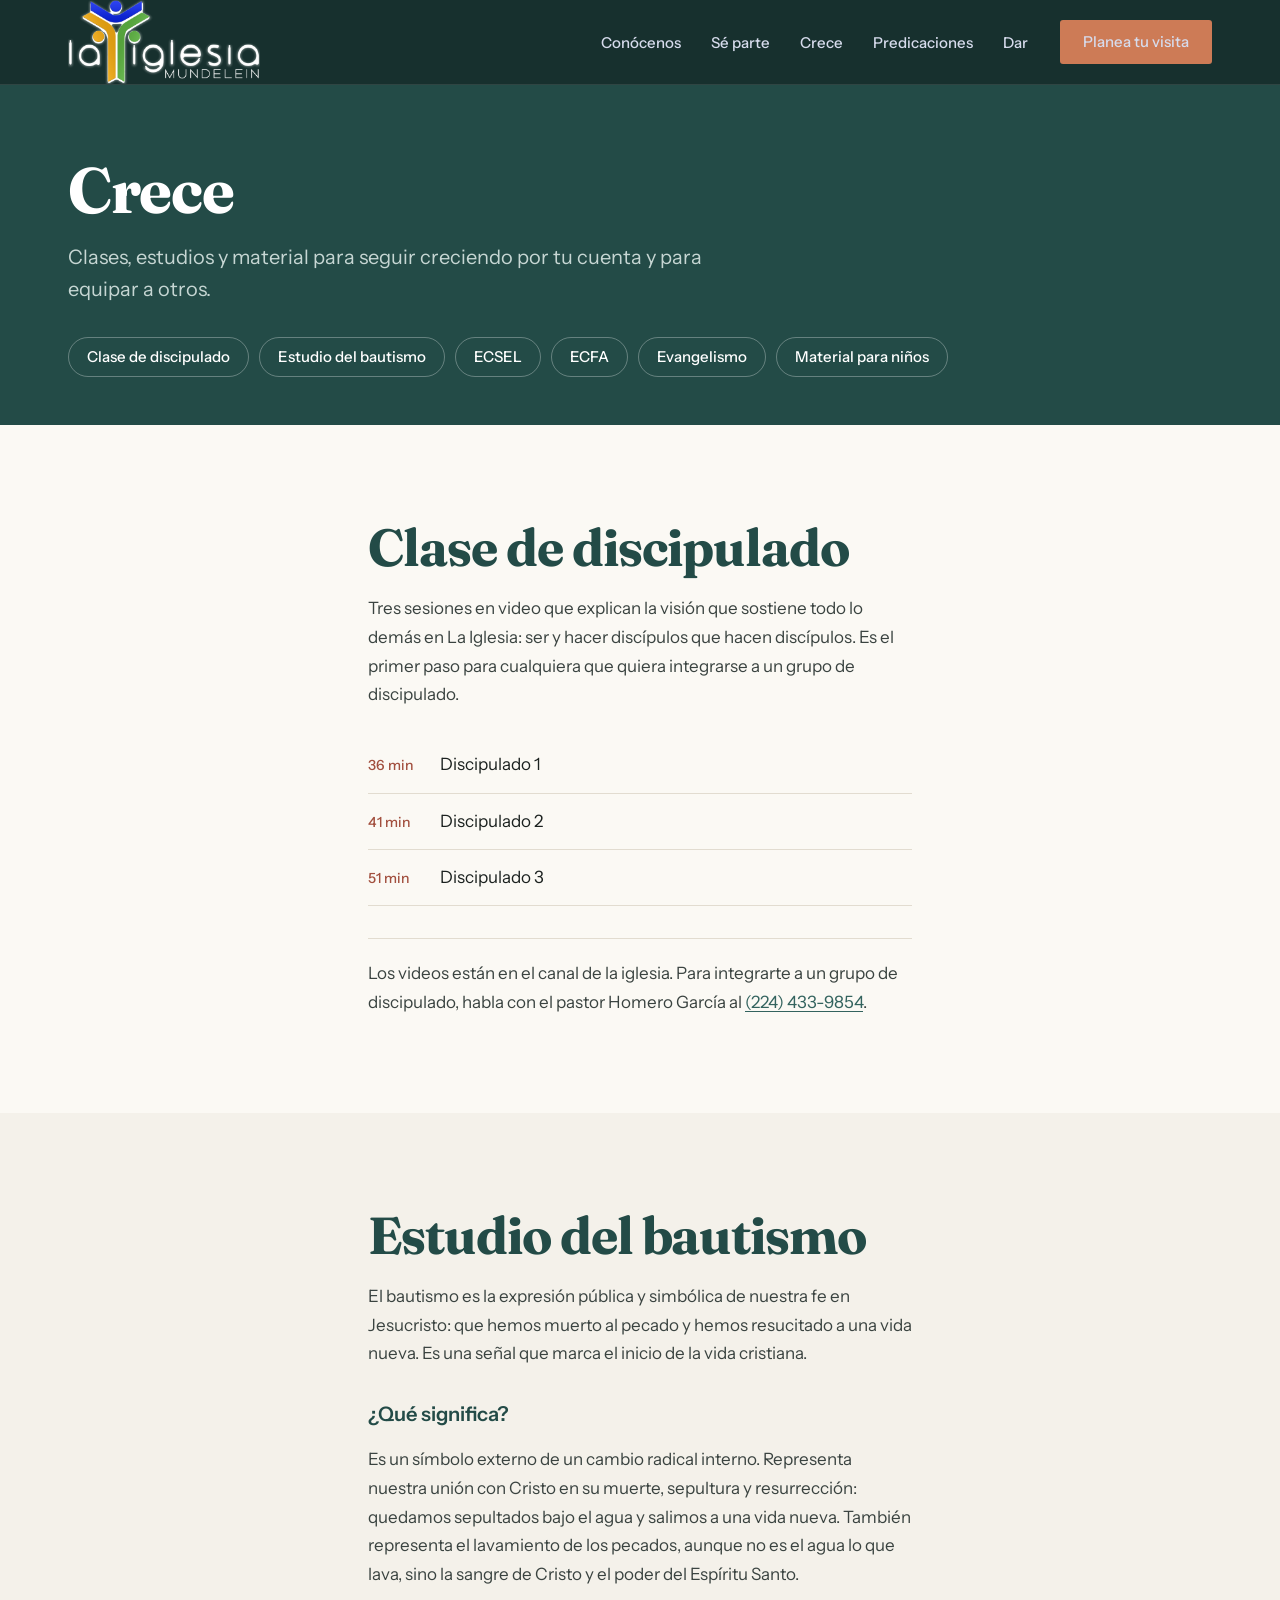
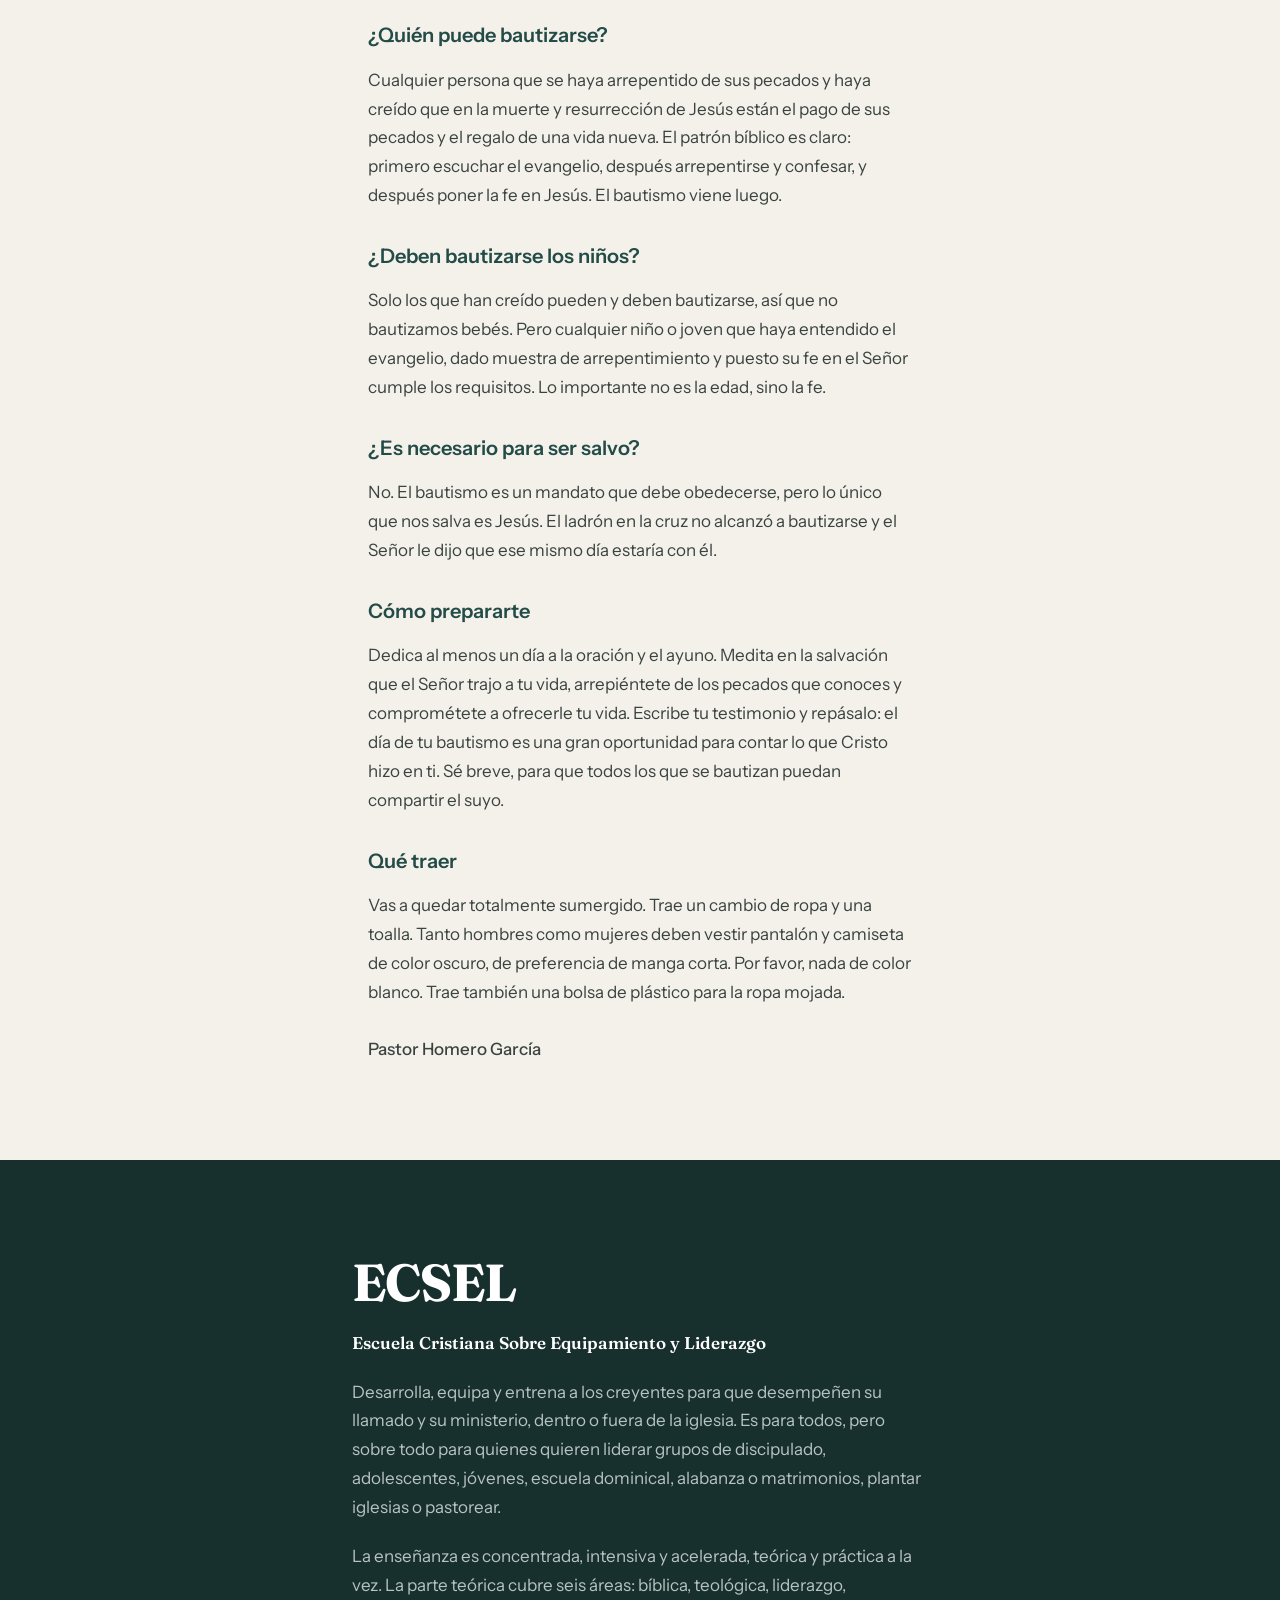
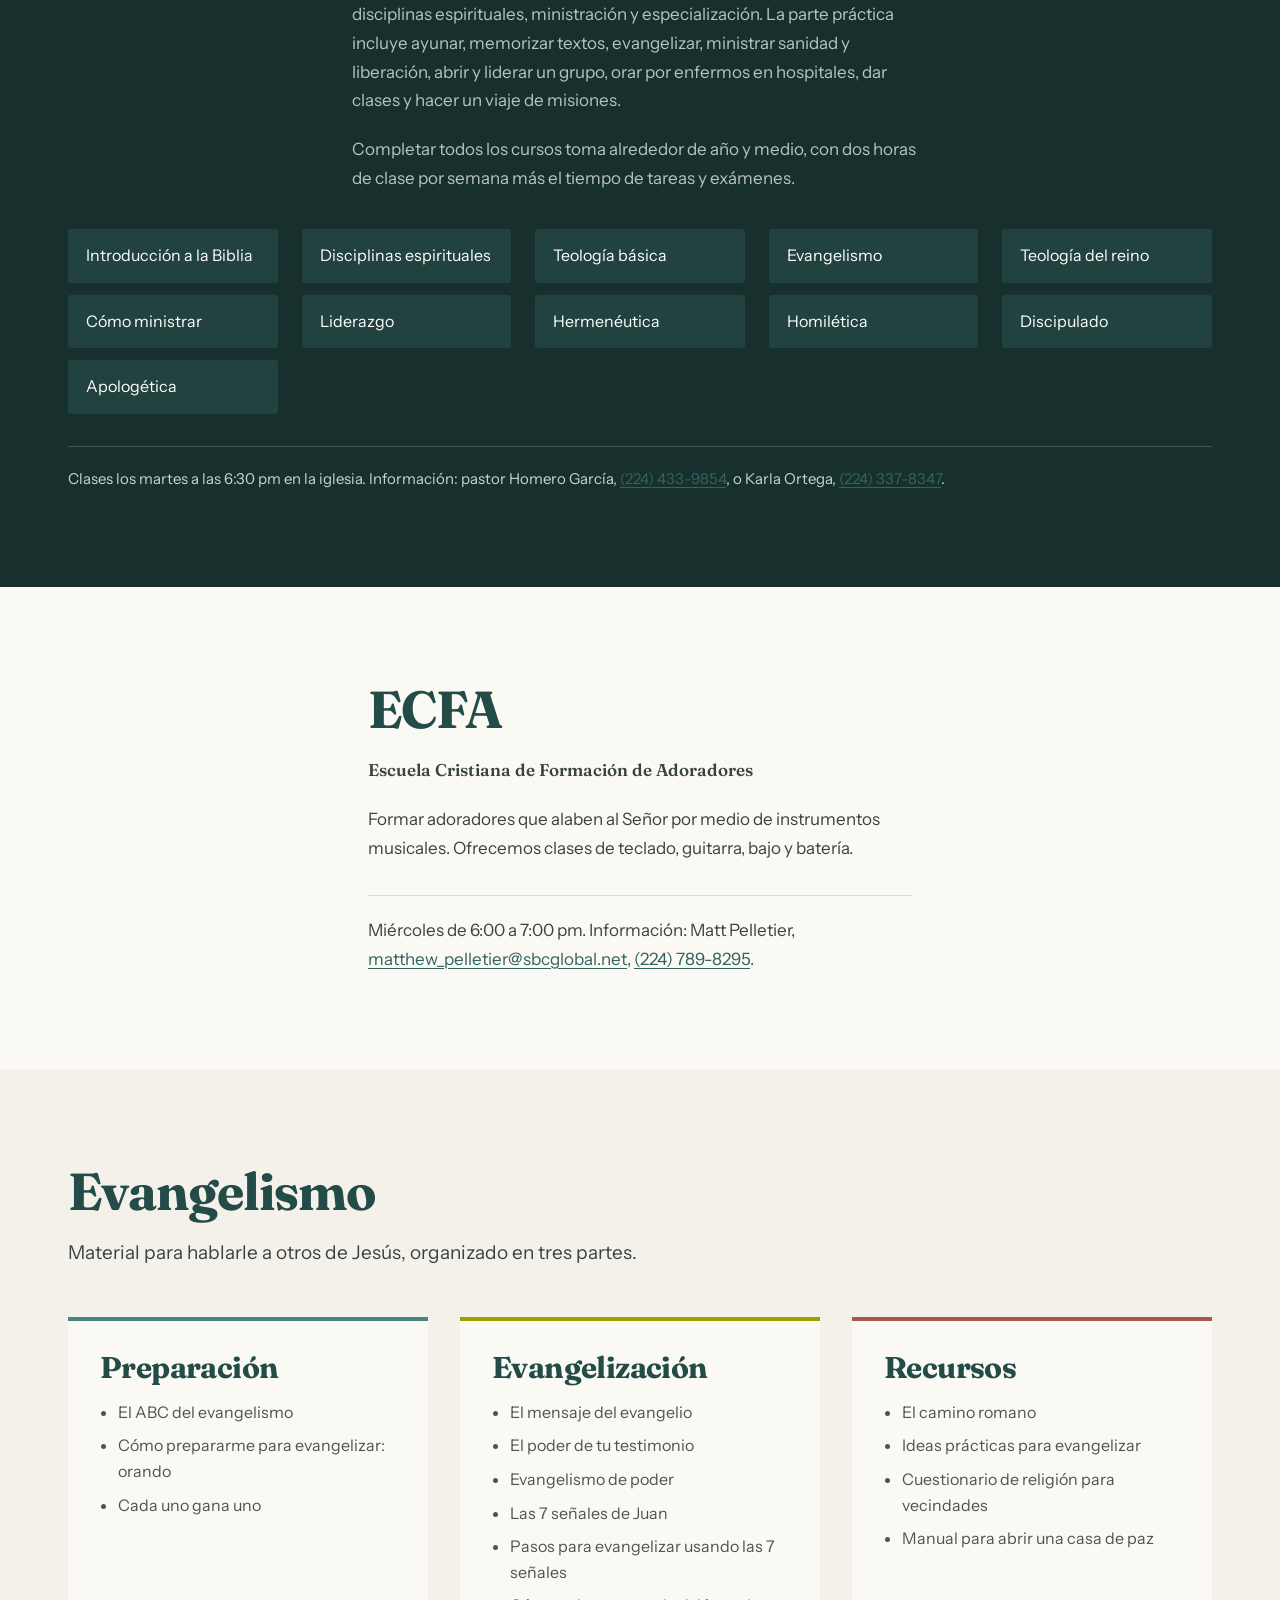
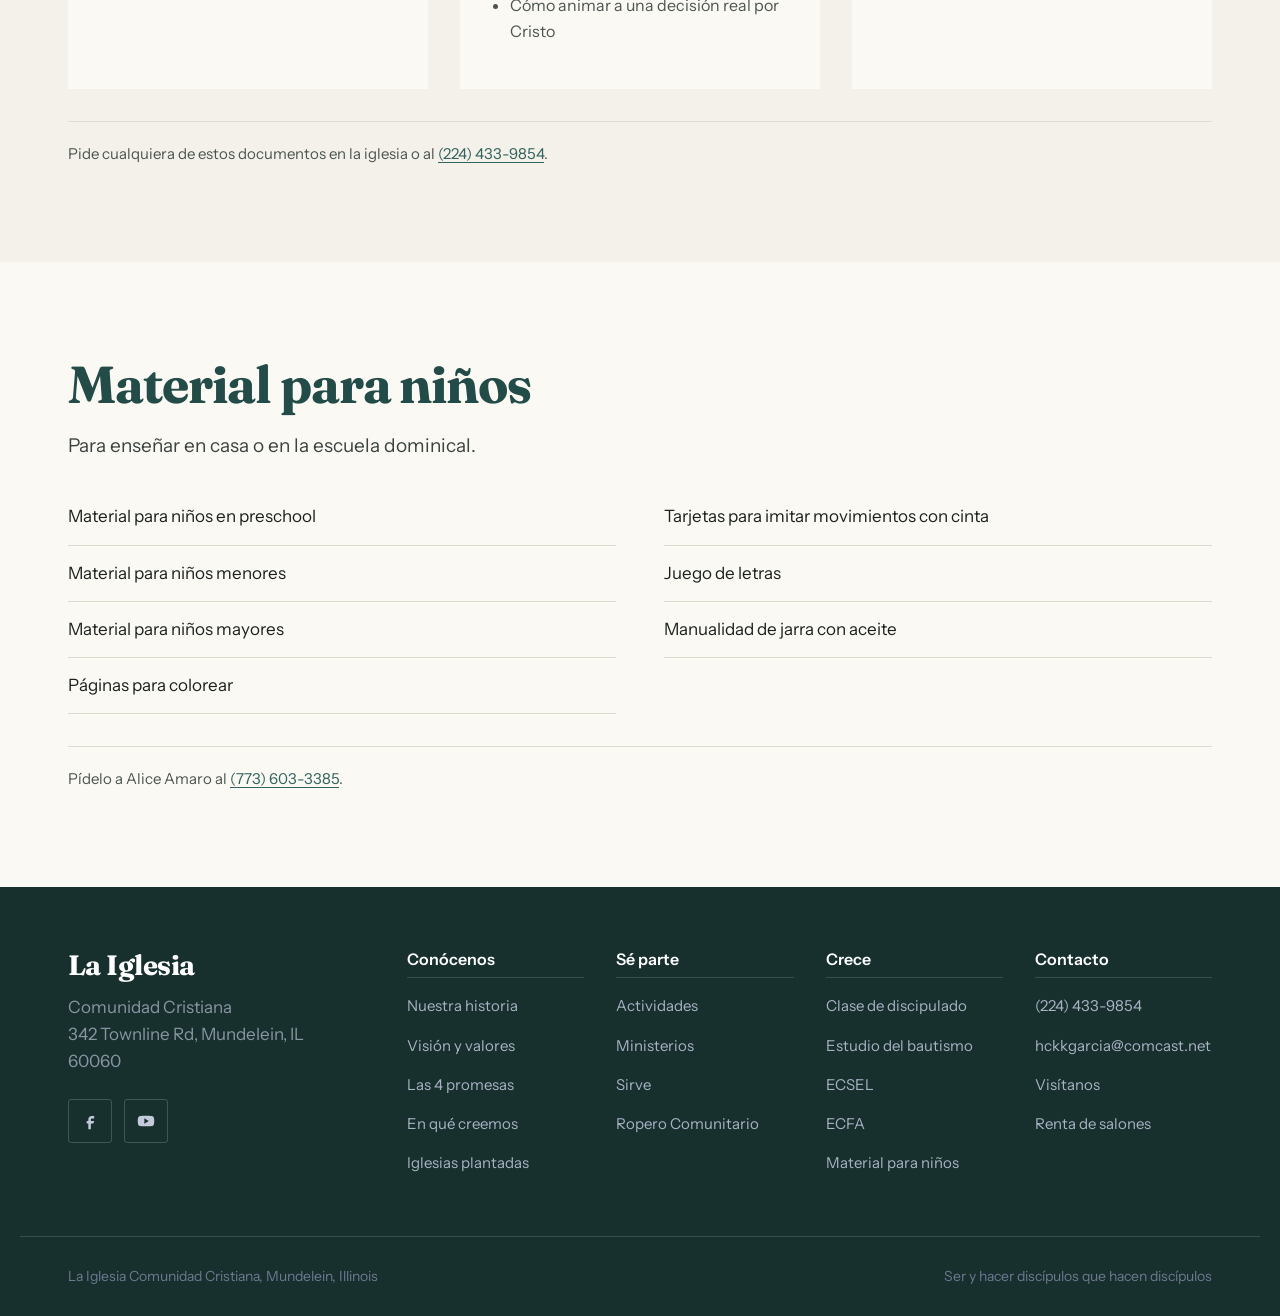
<file: crece.html>
<!doctype html>
<html lang="es">
<head>
<meta charset="utf-8">
<meta name="viewport" content="width=device-width, initial-scale=1, viewport-fit=cover">
<title>Crece — La Iglesia Comunidad Cristiana</title>
<meta name="description" content="Clase de discipulado, estudio del bautismo, ECSEL, ECFA, evangelismo y material para niños.">
<meta property="og:type" content="article">
<meta property="og:site_name" content="La Iglesia Comunidad Cristiana">
<meta property="og:title" content="Crece — La Iglesia Comunidad Cristiana">
<meta property="og:description" content="Clase de discipulado, estudio del bautismo, ECSEL, ECFA, evangelismo y material para niños.">
<meta property="og:image" content="https://laiglesia.cc/img/og.jpg">
<meta name="theme-color" content="#17302E">
<link rel="icon" href="img/favicon.png" sizes="any">
<link rel="apple-touch-icon" href="img/apple-touch-icon.png">
<link rel="preconnect" href="https://fonts.googleapis.com">
<link rel="preconnect" href="https://fonts.gstatic.com" crossorigin>
<link rel="stylesheet" href="https://fonts.googleapis.com/css2?family=Fraunces:opsz,wght@9..144,400..900&family=Instrument+Sans:wght@400..700&display=swap">
<link rel="stylesheet" href="styles.css">
</head>
<body>

<a class="skip" href="#contenido">Saltar al contenido</a>

<header class="site-header site-header-solid">
  <div class="wrap header-inner">
    <a class="brand" href="index.html">
      <img src="img/logo-blanco.png" alt="La Iglesia Mundelein" width="220" height="97">
    </a>
    <button class="nav-toggle" type="button" aria-expanded="false" aria-controls="nav" aria-label="Abrir el menú">
      <span class="nav-toggle-bars" aria-hidden="true"></span>
    </button>
    <nav id="nav" class="nav">
      <ul>
        <li><a href="conocenos.html">Conócenos</a></li>
        <li><a href="se-parte.html">Sé parte</a></li>
        <li><a href="crece.html" aria-current="page">Crece</a></li>
        <li><a href="index.html#predicaciones">Predicaciones</a></li>
        <li><a href="index.html#dar">Dar</a></li>
      </ul>
      <a class="btn btn-gold nav-cta" href="visitanos.html">Planea tu visita</a>
    </nav>
  </div>
</header>

<main id="contenido">

  <section class="page-hero">
    <div class="wrap">
      <h1>Crece</h1>
      <p class="lede">Clases, estudios y material para seguir creciendo por tu cuenta y para equipar a otros.</p>
      <ul class="subnav">
        <li><a href="#discipulado">Clase de discipulado</a></li>
        <li><a href="#bautismo">Estudio del bautismo</a></li>
        <li><a href="#ecsel">ECSEL</a></li>
        <li><a href="#ecfa">ECFA</a></li>
        <li><a href="#evangelismo">Evangelismo</a></li>
        <li><a href="#ninos">Material para niños</a></li>
      </ul>
    </div>
  </section>

  <section id="discipulado" class="band band-white">
    <div class="wrap prose">
      <h2 class="display">Clase de discipulado</h2>
      <p>Tres sesiones en video que explican la visión que sostiene todo lo demás en La Iglesia: ser y hacer discípulos que hacen discípulos. Es el primer paso para cualquiera que quiera integrarse a un grupo de discipulado.</p>
      <ul class="lista-recursos">
        <li><span class="dur">36 min</span> Discipulado 1</li>
        <li><span class="dur">41 min</span> Discipulado 2</li>
        <li><span class="dur">51 min</span> Discipulado 3</li>
      </ul>
      <p class="nota">Los videos están en el canal de la iglesia. Para integrarte a un grupo de discipulado, habla con el pastor Homero García al <a href="tel:+12244339854">(224) 433-9854</a>.</p>
    </div>
  </section>

  <section id="bautismo" class="band band-bone">
    <div class="wrap prose">
      <h2 class="display">Estudio del bautismo</h2>
      <p>El bautismo es la expresión pública y simbólica de nuestra fe en Jesucristo: que hemos muerto al pecado y hemos resucitado a una vida nueva. Es una señal que marca el inicio de la vida cristiana.</p>

      <h3>¿Qué significa?</h3>
      <p>Es un símbolo externo de un cambio radical interno. Representa nuestra unión con Cristo en su muerte, sepultura y resurrección: quedamos sepultados bajo el agua y salimos a una vida nueva. También representa el lavamiento de los pecados, aunque no es el agua lo que lava, sino la sangre de Cristo y el poder del Espíritu Santo.</p>

      <h3>¿Quién puede bautizarse?</h3>
      <p>Cualquier persona que se haya arrepentido de sus pecados y haya creído que en la muerte y resurrección de Jesús están el pago de sus pecados y el regalo de una vida nueva. El patrón bíblico es claro: primero escuchar el evangelio, después arrepentirse y confesar, y después poner la fe en Jesús. El bautismo viene luego.</p>

      <h3>¿Deben bautizarse los niños?</h3>
      <p>Solo los que han creído pueden y deben bautizarse, así que no bautizamos bebés. Pero cualquier niño o joven que haya entendido el evangelio, dado muestra de arrepentimiento y puesto su fe en el Señor cumple los requisitos. Lo importante no es la edad, sino la fe.</p>

      <h3>¿Es necesario para ser salvo?</h3>
      <p>No. El bautismo es un mandato que debe obedecerse, pero lo único que nos salva es Jesús. El ladrón en la cruz no alcanzó a bautizarse y el Señor le dijo que ese mismo día estaría con él.</p>

      <h3>Cómo prepararte</h3>
      <p>Dedica al menos un día a la oración y el ayuno. Medita en la salvación que el Señor trajo a tu vida, arrepiéntete de los pecados que conoces y comprométete a ofrecerle tu vida. Escribe tu testimonio y repásalo: el día de tu bautismo es una gran oportunidad para contar lo que Cristo hizo en ti. Sé breve, para que todos los que se bautizan puedan compartir el suyo.</p>

      <h3>Qué traer</h3>
      <p>Vas a quedar totalmente sumergido. Trae un cambio de ropa y una toalla. Tanto hombres como mujeres deben vestir pantalón y camiseta de color oscuro, de preferencia de manga corta. Por favor, nada de color blanco. Trae también una bolsa de plástico para la ropa mojada.</p>
      <p class="firma">Pastor Homero García</p>
    </div>
  </section>

  <section id="ecsel" class="band band-ink">
    <div class="wrap prose prose-oscuro">
      <h2 class="display">ECSEL</h2>
      <p class="destacado">Escuela Cristiana Sobre Equipamiento y Liderazgo</p>
      <p>Desarrolla, equipa y entrena a los creyentes para que desempeñen su llamado y su ministerio, dentro o fuera de la iglesia. Es para todos, pero sobre todo para quienes quieren liderar grupos de discipulado, adolescentes, jóvenes, escuela dominical, alabanza o matrimonios, plantar iglesias o pastorear.</p>
      <p>La enseñanza es concentrada, intensiva y acelerada, teórica y práctica a la vez. La parte teórica cubre seis áreas: bíblica, teológica, liderazgo, disciplinas espirituales, ministración y especialización. La parte práctica incluye ayunar, memorizar textos, evangelizar, ministrar sanidad y liberación, abrir y liderar un grupo, orar por enfermos en hospitales, dar clases y hacer un viaje de misiones.</p>
      <p>Completar todos los cursos toma alrededor de año y medio, con dos horas de clase por semana más el tiempo de tareas y exámenes.</p>
    </div>
    <div class="wrap">
      <ul class="cursos">
        <li>Introducción a la Biblia</li>
        <li>Disciplinas espirituales</li>
        <li>Teología básica</li>
        <li>Evangelismo</li>
        <li>Teología del reino</li>
        <li>Cómo ministrar</li>
        <li>Liderazgo</li>
        <li>Hermenéutica</li>
        <li>Homilética</li>
        <li>Discipulado</li>
        <li>Apologética</li>
      </ul>
      <p class="nota nota-clara">Clases los martes a las 6:30 pm en la iglesia. Información: pastor Homero García, <a href="tel:+12244339854">(224) 433-9854</a>, o Karla Ortega, <a href="tel:+12243378347">(224) 337-8347</a>.</p>
    </div>
  </section>

  <section id="ecfa" class="band band-white">
    <div class="wrap prose">
      <h2 class="display">ECFA</h2>
      <p class="destacado">Escuela Cristiana de Formación de Adoradores</p>
      <p>Formar adoradores que alaben al Señor por medio de instrumentos musicales. Ofrecemos clases de teclado, guitarra, bajo y batería.</p>
      <p class="nota">Miércoles de 6:00 a 7:00 pm. Información: Matt Pelletier, <a href="mailto:matthew_pelletier@sbcglobal.net">matthew_pelletier@sbcglobal.net</a>, <a href="tel:+12247898295">(224) 789-8295</a>.</p>
    </div>
  </section>

  <section id="evangelismo" class="band band-bone">
    <div class="wrap">
      <h2 class="display">Evangelismo</h2>
      <p class="body-lg">Material para hablarle a otros de Jesús, organizado en tres partes.</p>
      <div class="cards">
        <article class="card card-azul">
          <h3>Preparación</h3>
          <ul class="lista-simple">
            <li>El ABC del evangelismo</li>
            <li>Cómo prepararme para evangelizar: orando</li>
            <li>Cada uno gana uno</li>
          </ul>
        </article>
        <article class="card card-verde">
          <h3>Evangelización</h3>
          <ul class="lista-simple">
            <li>El mensaje del evangelio</li>
            <li>El poder de tu testimonio</li>
            <li>Evangelismo de poder</li>
            <li>Las 7 señales de Juan</li>
            <li>Pasos para evangelizar usando las 7 señales</li>
            <li>Cómo animar a una decisión real por Cristo</li>
          </ul>
        </article>
        <article class="card card-oro">
          <h3>Recursos</h3>
          <ul class="lista-simple">
            <li>El camino romano</li>
            <li>Ideas prácticas para evangelizar</li>
            <li>Cuestionario de religión para vecindades</li>
            <li>Manual para abrir una casa de paz</li>
          </ul>
        </article>
      </div>
      <p class="nota">Pide cualquiera de estos documentos en la iglesia o al <a href="tel:+12244339854">(224) 433-9854</a>.</p>
    </div>
  </section>

  <section id="ninos" class="band band-white">
    <div class="wrap">
      <h2 class="display">Material para niños</h2>
      <p class="body-lg">Para enseñar en casa o en la escuela dominical.</p>
      <ul class="lista-recursos lista-recursos-anchas">
        <li>Material para niños en preschool</li>
        <li>Material para niños menores</li>
        <li>Material para niños mayores</li>
        <li>Páginas para colorear</li>
        <li>Tarjetas para imitar movimientos con cinta</li>
        <li>Juego de letras</li>
        <li>Manualidad de jarra con aceite</li>
      </ul>
      <p class="nota">Pídelo a Alice Amaro al <a href="tel:+17736033385">(773) 603-3385</a>.</p>
    </div>
  </section>
</main>

<footer class="site-footer">
  <div class="wrap footer-top">
    <div class="footer-brand">
      <p class="wordmark">La Iglesia</p>
      <p class="soft">Comunidad Cristiana<br>342 Townline Rd, Mundelein, IL 60060</p>
      <p class="social">
        <a href="https://www.facebook.com/laiglesiacomunidadcristiana" aria-label="Facebook">
          <svg viewBox="0 0 24 24" aria-hidden="true"><path d="M14 9h3V6h-3c-2.2 0-4 1.8-4 4v2H8v3h2v7h3v-7h3l1-3h-4v-2c0-.6.4-1 1-1z"/></svg>
        </a>
        <a href="https://www.youtube.com/c/LaIglesiadeMundelein" aria-label="YouTube">
          <svg viewBox="0 0 24 24" aria-hidden="true"><path d="M21.5 8.2a3 3 0 00-2.1-2.1C17.7 5.7 12 5.7 12 5.7s-5.7 0-7.4.4A3 3 0 002.5 8.2C2.1 9.9 2.1 12 2.1 12s0 2.1.4 3.8a3 3 0 002.1 2.1c1.7.4 7.4.4 7.4.4s5.7 0 7.4-.4a3 3 0 002.1-2.1c.4-1.7.4-3.8.4-3.8s0-2.1-.4-3.8zM10 15.2V8.8l5.3 3.2z"/></svg>
        </a>
      </p>
    </div>

    <nav class="footer-nav" aria-label="Pie de página">
      <div>
        <h2>Conócenos</h2>
        <ul>
          <li><a href="conocenos.html#historia">Nuestra historia</a></li>
          <li><a href="conocenos.html#vision">Visión y valores</a></li>
          <li><a href="conocenos.html#promesas">Las 4 promesas</a></li>
          <li><a href="conocenos.html#creemos">En qué creemos</a></li>
          <li><a href="conocenos.html#plantadas">Iglesias plantadas</a></li>
        </ul>
      </div>
      <div>
        <h2>Sé parte</h2>
        <ul>
          <li><a href="se-parte.html#actividades">Actividades</a></li>
          <li><a href="se-parte.html#ministerios">Ministerios</a></li>
          <li><a href="se-parte.html#sirve">Sirve</a></li>
          <li><a href="se-parte.html#ropero">Ropero Comunitario</a></li>
        </ul>
      </div>
      <div>
        <h2>Crece</h2>
        <ul>
          <li><a href="crece.html#discipulado">Clase de discipulado</a></li>
          <li><a href="crece.html#bautismo">Estudio del bautismo</a></li>
          <li><a href="crece.html#ecsel">ECSEL</a></li>
          <li><a href="crece.html#ecfa">ECFA</a></li>
          <li><a href="crece.html#ninos">Material para niños</a></li>
        </ul>
      </div>
      <div>
        <h2>Contacto</h2>
        <ul>
          <li><a href="tel:+12244339854">(224) 433-9854</a></li>
          <li><a href="mailto:hckkgarcia@comcast.net">hckkgarcia@comcast.net</a></li>
          <li><a href="visitanos.html">Visítanos</a></li>
          <li><a href="visitanos.html#renta">Renta de salones</a></li>
        </ul>
      </div>
    </nav>
  </div>

  <div class="wrap footer-bottom">
    <p>La Iglesia Comunidad Cristiana, Mundelein, Illinois</p>
    <p>Ser y hacer discípulos que hacen discípulos</p>
  </div>
</footer>

<script>
(function () {
  var btn = document.querySelector('.nav-toggle');
  var nav = document.getElementById('nav');
  if (!btn || !nav) return;
  function close() {
    btn.setAttribute('aria-expanded', 'false');
    document.body.classList.remove('nav-open');
  }
  btn.addEventListener('click', function () {
    var open = btn.getAttribute('aria-expanded') === 'true';
    btn.setAttribute('aria-expanded', open ? 'false' : 'true');
    document.body.classList.toggle('nav-open', !open);
  });
  nav.addEventListener('click', function (e) { if (e.target.closest('a')) close(); });
  document.addEventListener('keydown', function (e) { if (e.key === 'Escape') close(); });
})();
</script>

</body>
</html>
</file>
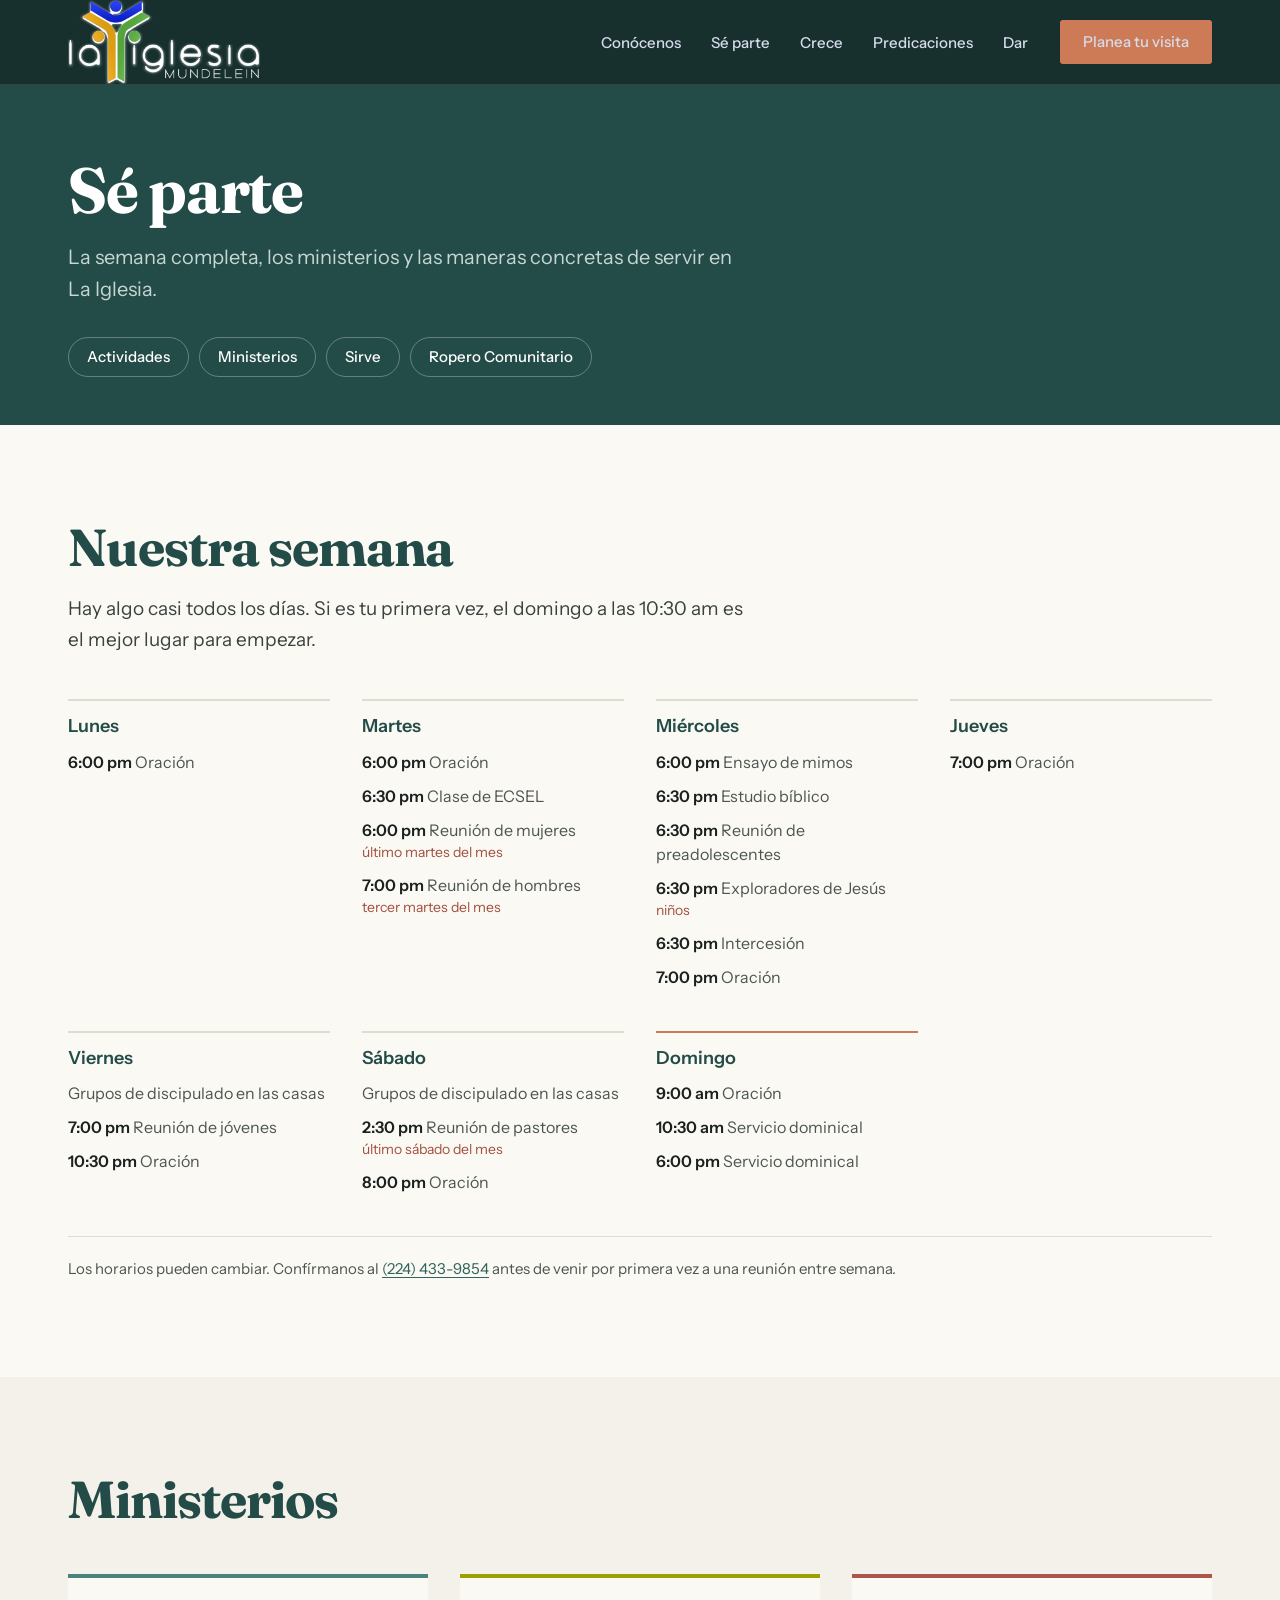
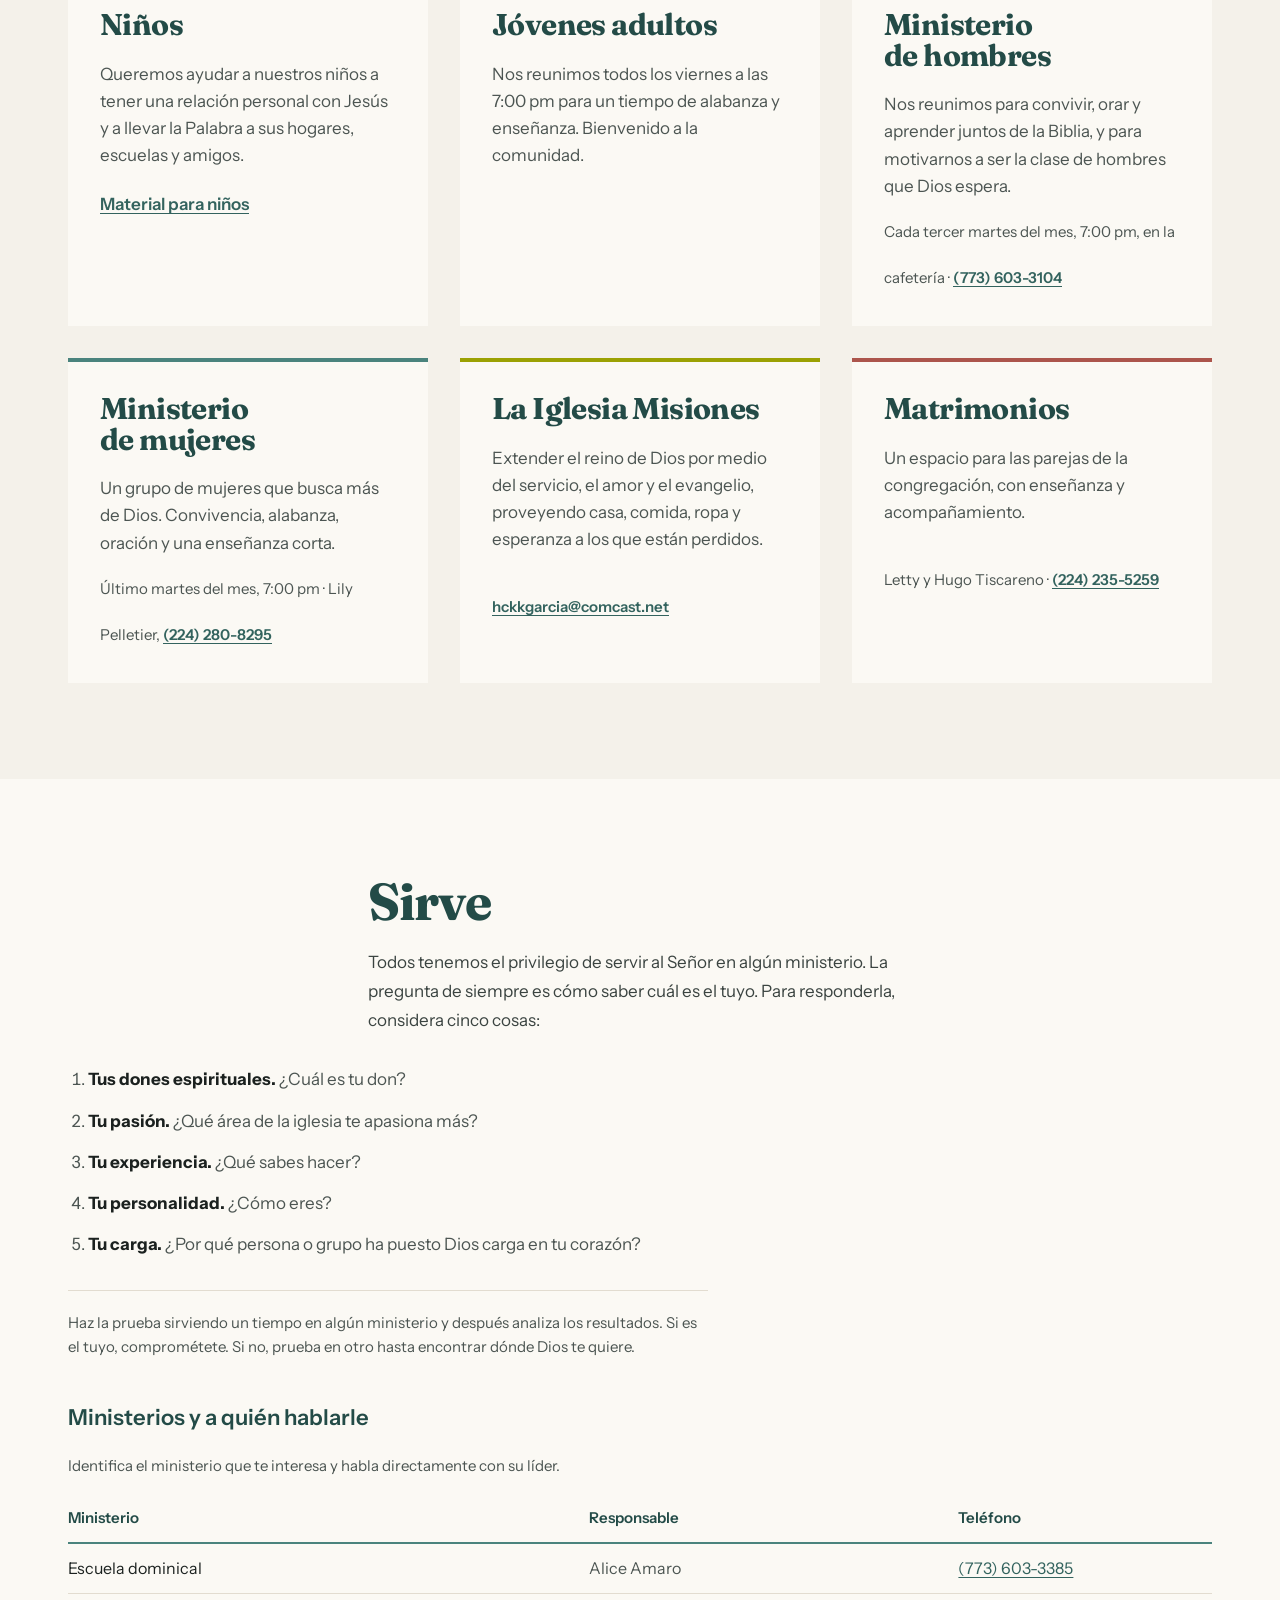
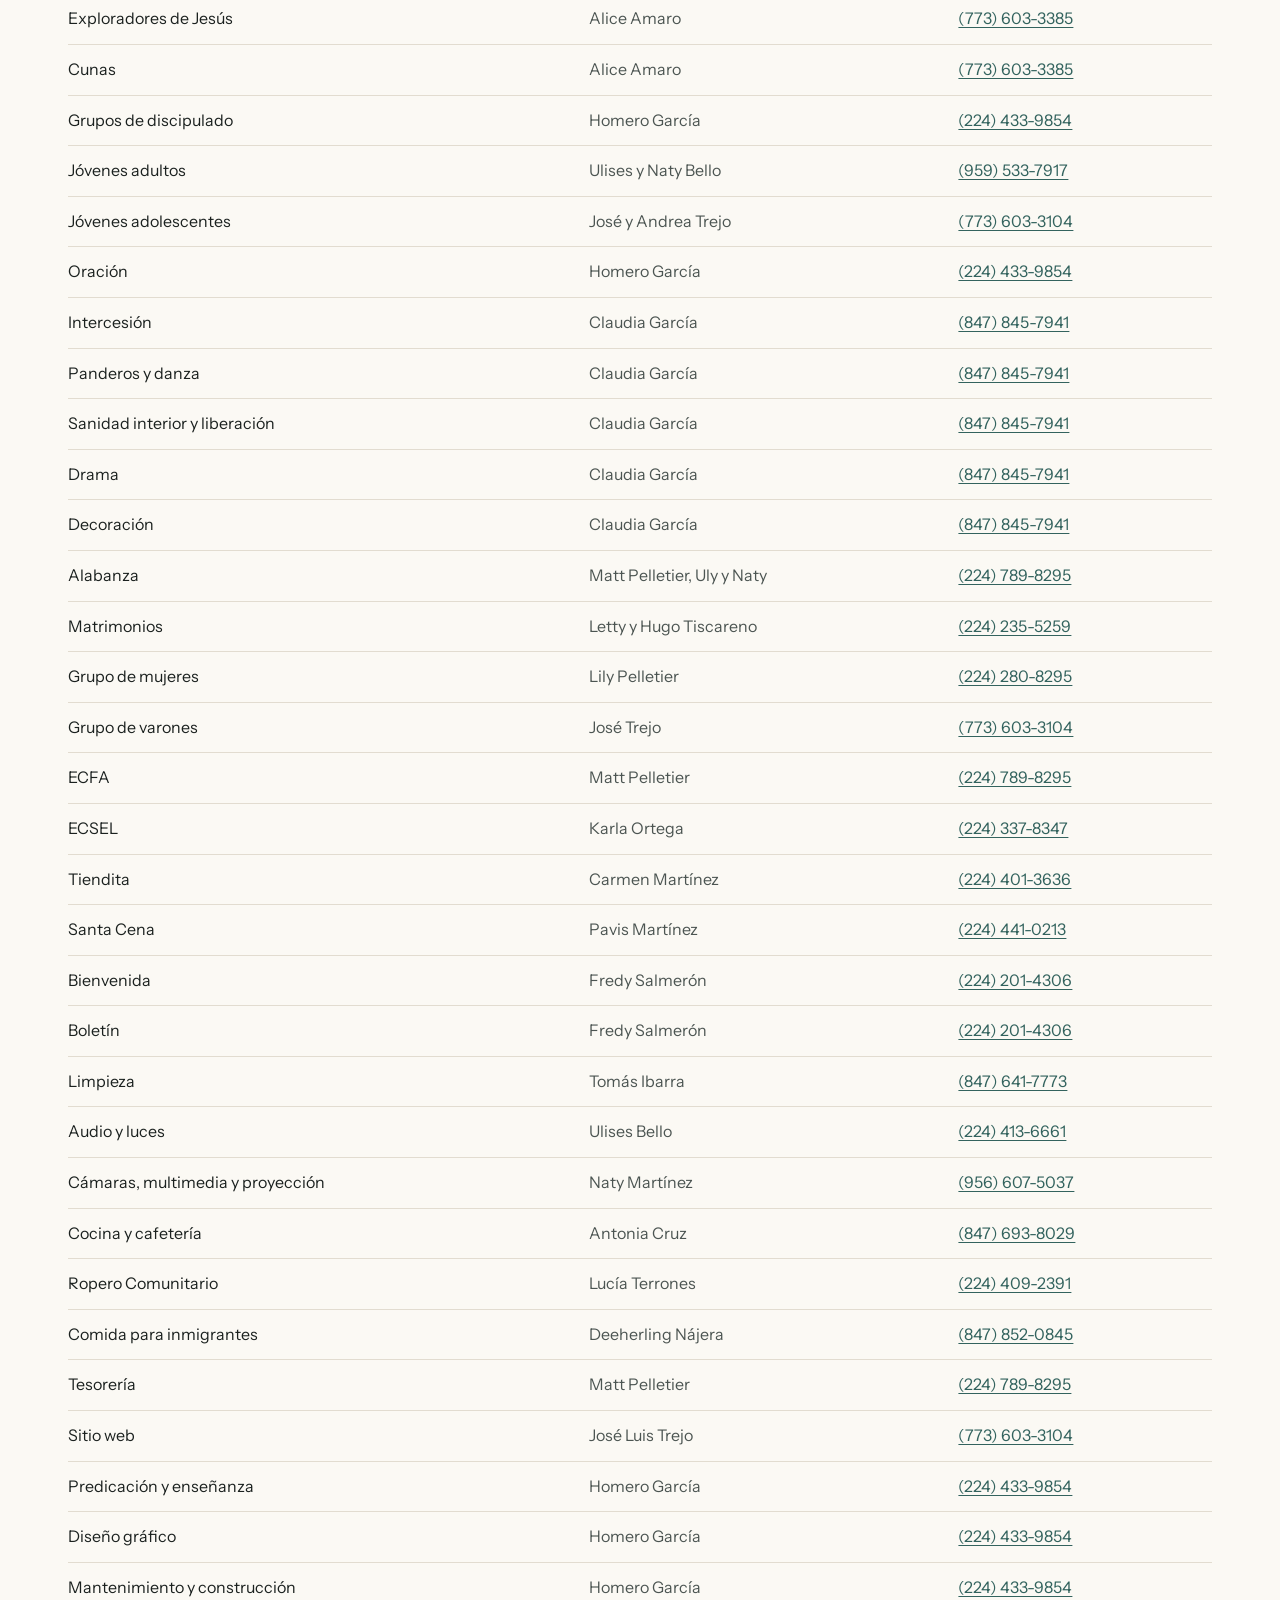
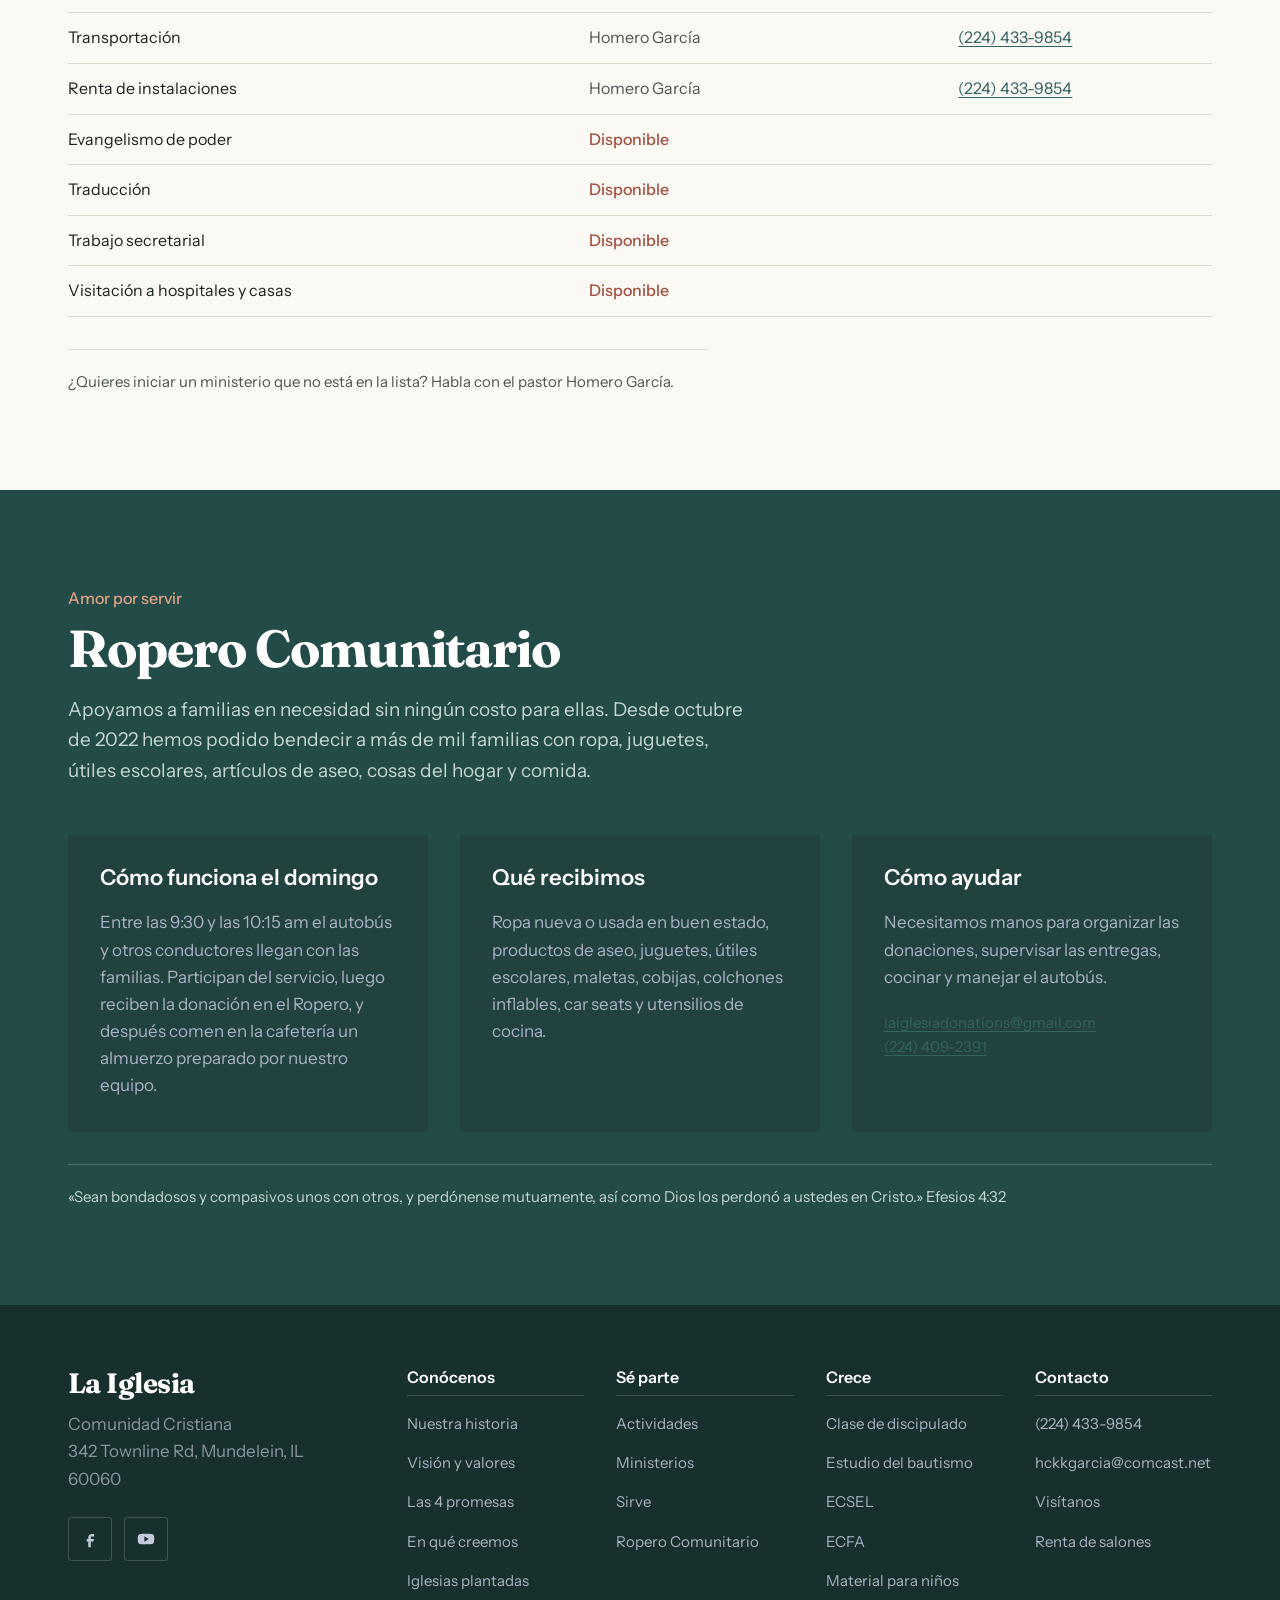
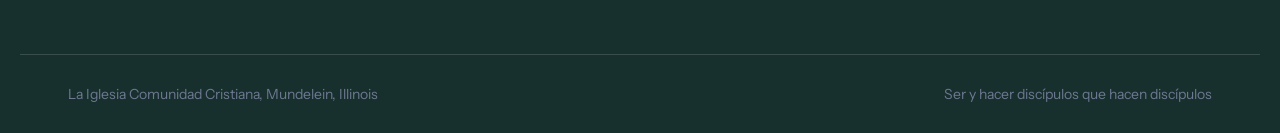
<file: se-parte.html>
<!doctype html>
<html lang="es">
<head>
<meta charset="utf-8">
<meta name="viewport" content="width=device-width, initial-scale=1, viewport-fit=cover">
<title>Sé parte — La Iglesia Comunidad Cristiana</title>
<meta name="description" content="Actividades de la semana, ministerios, cómo servir y el Ropero Comunitario de La Iglesia Comunidad Cristiana en Mundelein, IL.">
<meta property="og:type" content="article">
<meta property="og:site_name" content="La Iglesia Comunidad Cristiana">
<meta property="og:title" content="Sé parte — La Iglesia Comunidad Cristiana">
<meta property="og:description" content="Actividades de la semana, ministerios, cómo servir y el Ropero Comunitario de La Iglesia Comunidad Cristiana en Mundelein, IL.">
<meta property="og:image" content="https://laiglesia.cc/img/og.jpg">
<meta name="theme-color" content="#17302E">
<link rel="icon" href="img/favicon.png" sizes="any">
<link rel="apple-touch-icon" href="img/apple-touch-icon.png">
<link rel="preconnect" href="https://fonts.googleapis.com">
<link rel="preconnect" href="https://fonts.gstatic.com" crossorigin>
<link rel="stylesheet" href="https://fonts.googleapis.com/css2?family=Fraunces:opsz,wght@9..144,400..900&family=Instrument+Sans:wght@400..700&display=swap">
<link rel="stylesheet" href="styles.css">
</head>
<body>

<a class="skip" href="#contenido">Saltar al contenido</a>

<header class="site-header site-header-solid">
  <div class="wrap header-inner">
    <a class="brand" href="index.html">
      <img src="img/logo-blanco.png" alt="La Iglesia Mundelein" width="220" height="97">
    </a>
    <button class="nav-toggle" type="button" aria-expanded="false" aria-controls="nav" aria-label="Abrir el menú">
      <span class="nav-toggle-bars" aria-hidden="true"></span>
    </button>
    <nav id="nav" class="nav">
      <ul>
        <li><a href="conocenos.html">Conócenos</a></li>
        <li><a href="se-parte.html" aria-current="page">Sé parte</a></li>
        <li><a href="crece.html">Crece</a></li>
        <li><a href="index.html#predicaciones">Predicaciones</a></li>
        <li><a href="index.html#dar">Dar</a></li>
      </ul>
      <a class="btn btn-gold nav-cta" href="visitanos.html">Planea tu visita</a>
    </nav>
  </div>
</header>

<main id="contenido">

  <section class="page-hero">
    <div class="wrap">
      <h1>Sé parte</h1>
      <p class="lede">La semana completa, los ministerios y las maneras concretas de servir en La Iglesia.</p>
      <ul class="subnav">
        <li><a href="#actividades">Actividades</a></li>
        <li><a href="#ministerios">Ministerios</a></li>
        <li><a href="#sirve">Sirve</a></li>
        <li><a href="#ropero">Ropero Comunitario</a></li>
      </ul>
    </div>
  </section>

  <section id="actividades" class="band band-white">
    <div class="wrap">
      <h2 class="display">Nuestra semana</h2>
      <p class="body-lg">Hay algo casi todos los días. Si es tu primera vez, el domingo a las 10:30 am es el mejor lugar para empezar.</p>
      <div class="horario">
        <article>
          <h3>Lunes</h3>
          <ul><li><b>6:00 pm</b> Oración</li></ul>
        </article>
        <article>
          <h3>Martes</h3>
          <ul>
            <li><b>6:00 pm</b> Oración</li>
            <li><b>6:30 pm</b> Clase de ECSEL</li>
            <li><b>6:00 pm</b> Reunión de mujeres <span class="cuando">último martes del mes</span></li>
            <li><b>7:00 pm</b> Reunión de hombres <span class="cuando">tercer martes del mes</span></li>
          </ul>
        </article>
        <article>
          <h3>Miércoles</h3>
          <ul>
            <li><b>6:00 pm</b> Ensayo de mimos</li>
            <li><b>6:30 pm</b> Estudio bíblico</li>
            <li><b>6:30 pm</b> Reunión de preadolescentes</li>
            <li><b>6:30 pm</b> Exploradores de Jesús <span class="cuando">niños</span></li>
            <li><b>6:30 pm</b> Intercesión</li>
            <li><b>7:00 pm</b> Oración</li>
          </ul>
        </article>
        <article>
          <h3>Jueves</h3>
          <ul><li><b>7:00 pm</b> Oración</li></ul>
        </article>
        <article>
          <h3>Viernes</h3>
          <ul>
            <li>Grupos de discipulado en las casas</li>
            <li><b>7:00 pm</b> Reunión de jóvenes</li>
            <li><b>10:30 pm</b> Oración</li>
          </ul>
        </article>
        <article>
          <h3>Sábado</h3>
          <ul>
            <li>Grupos de discipulado en las casas</li>
            <li><b>2:30 pm</b> Reunión de pastores <span class="cuando">último sábado del mes</span></li>
            <li><b>8:00 pm</b> Oración</li>
          </ul>
        </article>
        <article class="domingo">
          <h3>Domingo</h3>
          <ul>
            <li><b>9:00 am</b> Oración</li>
            <li><b>10:30 am</b> Servicio dominical</li>
            <li><b>6:00 pm</b> Servicio dominical</li>
          </ul>
        </article>
      </div>
      <p class="nota">Los horarios pueden cambiar. Confírmanos al <a href="tel:+12244339854">(224) 433-9854</a> antes de venir por primera vez a una reunión entre semana.</p>
    </div>
  </section>

  <section id="ministerios" class="band band-bone">
    <div class="wrap">
      <h2 class="display">Ministerios</h2>
      <div class="cards">
        <article class="card card-azul">
          <h3>Niños</h3>
          <p>Queremos ayudar a nuestros niños a tener una relación personal con Jesús y a llevar la Palabra a sus hogares, escuelas y amigos.</p>
          <a href="crece.html#ninos">Material para niños</a>
        </article>
        <article class="card card-verde">
          <h3>Jóvenes adultos</h3>
          <p>Nos reunimos todos los viernes a las 7:00 pm para un tiempo de alabanza y enseñanza. Bienvenido a la comunidad.</p>
        </article>
        <article class="card card-oro">
          <h3>Ministerio de hombres</h3>
          <p>Nos reunimos para convivir, orar y aprender juntos de la Biblia, y para motivarnos a ser la clase de hombres que Dios espera.</p>
          <p class="meta">Cada tercer martes del mes, 7:00 pm, en la cafetería · <a href="tel:+17736033104">(773) 603-3104</a></p>
        </article>
        <article class="card card-azul">
          <h3>Ministerio de mujeres</h3>
          <p>Un grupo de mujeres que busca más de Dios. Convivencia, alabanza, oración y una enseñanza corta.</p>
          <p class="meta">Último martes del mes, 7:00 pm · Lily Pelletier, <a href="tel:+12242808295">(224) 280-8295</a></p>
        </article>
        <article class="card card-verde">
          <h3>La Iglesia Misiones</h3>
          <p>Extender el reino de Dios por medio del servicio, el amor y el evangelio, proveyendo casa, comida, ropa y esperanza a los que están perdidos.</p>
          <p class="meta"><a href="mailto:hckkgarcia@comcast.net">hckkgarcia@comcast.net</a></p>
        </article>
        <article class="card card-oro">
          <h3>Matrimonios</h3>
          <p>Un espacio para las parejas de la congregación, con enseñanza y acompañamiento.</p>
          <p class="meta">Letty y Hugo Tiscareno · <a href="tel:+12242355259">(224) 235-5259</a></p>
        </article>
      </div>
    </div>
  </section>

  <section id="sirve" class="band band-white">
    <div class="wrap prose">
      <h2 class="display">Sirve</h2>
      <p>Todos tenemos el privilegio de servir al Señor en algún ministerio. La pregunta de siempre es cómo saber cuál es el tuyo. Para responderla, considera cinco cosas:</p>
    </div>
    <div class="wrap">
      <ol class="cinco">
        <li><b>Tus dones espirituales.</b> ¿Cuál es tu don?</li>
        <li><b>Tu pasión.</b> ¿Qué área de la iglesia te apasiona más?</li>
        <li><b>Tu experiencia.</b> ¿Qué sabes hacer?</li>
        <li><b>Tu personalidad.</b> ¿Cómo eres?</li>
        <li><b>Tu carga.</b> ¿Por qué persona o grupo ha puesto Dios carga en tu corazón?</li>
      </ol>
      <p class="prose nota">Haz la prueba sirviendo un tiempo en algún ministerio y después analiza los resultados. Si es el tuyo, comprométete. Si no, prueba en otro hasta encontrar dónde Dios te quiere.</p>

      <h3 class="sub">Ministerios y a quién hablarle</h3>
      <div class="tabla-envoltura">
        <table class="tabla">
          <caption>Identifica el ministerio que te interesa y habla directamente con su líder.</caption>
          <thead><tr><th scope="col">Ministerio</th><th scope="col">Responsable</th><th scope="col">Teléfono</th></tr></thead>
          <tbody>
            <tr><td>Escuela dominical</td><td>Alice Amaro</td><td><a href="tel:+17736033385">(773) 603-3385</a></td></tr>
            <tr><td>Exploradores de Jesús</td><td>Alice Amaro</td><td><a href="tel:+17736033385">(773) 603-3385</a></td></tr>
            <tr><td>Cunas</td><td>Alice Amaro</td><td><a href="tel:+17736033385">(773) 603-3385</a></td></tr>
            <tr><td>Grupos de discipulado</td><td>Homero García</td><td><a href="tel:+12244339854">(224) 433-9854</a></td></tr>
            <tr><td>Jóvenes adultos</td><td>Ulises y Naty Bello</td><td><a href="tel:+19595337917">(959) 533-7917</a></td></tr>
            <tr><td>Jóvenes adolescentes</td><td>José y Andrea Trejo</td><td><a href="tel:+17736033104">(773) 603-3104</a></td></tr>
            <tr><td>Oración</td><td>Homero García</td><td><a href="tel:+12244339854">(224) 433-9854</a></td></tr>
            <tr><td>Intercesión</td><td>Claudia García</td><td><a href="tel:+18478457941">(847) 845-7941</a></td></tr>
            <tr><td>Panderos y danza</td><td>Claudia García</td><td><a href="tel:+18478457941">(847) 845-7941</a></td></tr>
            <tr><td>Sanidad interior y liberación</td><td>Claudia García</td><td><a href="tel:+18478457941">(847) 845-7941</a></td></tr>
            <tr><td>Drama</td><td>Claudia García</td><td><a href="tel:+18478457941">(847) 845-7941</a></td></tr>
            <tr><td>Decoración</td><td>Claudia García</td><td><a href="tel:+18478457941">(847) 845-7941</a></td></tr>
            <tr><td>Alabanza</td><td>Matt Pelletier, Uly y Naty</td><td><a href="tel:+12247898295">(224) 789-8295</a></td></tr>
            <tr><td>Matrimonios</td><td>Letty y Hugo Tiscareno</td><td><a href="tel:+12242355259">(224) 235-5259</a></td></tr>
            <tr><td>Grupo de mujeres</td><td>Lily Pelletier</td><td><a href="tel:+12242808295">(224) 280-8295</a></td></tr>
            <tr><td>Grupo de varones</td><td>José Trejo</td><td><a href="tel:+17736033104">(773) 603-3104</a></td></tr>
            <tr><td>ECFA</td><td>Matt Pelletier</td><td><a href="tel:+12247898295">(224) 789-8295</a></td></tr>
            <tr><td>ECSEL</td><td>Karla Ortega</td><td><a href="tel:+12243378347">(224) 337-8347</a></td></tr>
            <tr><td>Tiendita</td><td>Carmen Martínez</td><td><a href="tel:+12244013636">(224) 401-3636</a></td></tr>
            <tr><td>Santa Cena</td><td>Pavis Martínez</td><td><a href="tel:+12244410213">(224) 441-0213</a></td></tr>
            <tr><td>Bienvenida</td><td>Fredy Salmerón</td><td><a href="tel:+12242014306">(224) 201-4306</a></td></tr>
            <tr><td>Boletín</td><td>Fredy Salmerón</td><td><a href="tel:+12242014306">(224) 201-4306</a></td></tr>
            <tr><td>Limpieza</td><td>Tomás Ibarra</td><td><a href="tel:+18476417773">(847) 641-7773</a></td></tr>
            <tr><td>Audio y luces</td><td>Ulises Bello</td><td><a href="tel:+12244136661">(224) 413-6661</a></td></tr>
            <tr><td>Cámaras, multimedia y proyección</td><td>Naty Martínez</td><td><a href="tel:+19566075037">(956) 607-5037</a></td></tr>
            <tr><td>Cocina y cafetería</td><td>Antonia Cruz</td><td><a href="tel:+18476938029">(847) 693-8029</a></td></tr>
            <tr><td>Ropero Comunitario</td><td>Lucía Terrones</td><td><a href="tel:+12244092391">(224) 409-2391</a></td></tr>
            <tr><td>Comida para inmigrantes</td><td>Deeherling Nájera</td><td><a href="tel:+18478520845">(847) 852-0845</a></td></tr>
            <tr><td>Tesorería</td><td>Matt Pelletier</td><td><a href="tel:+12247898295">(224) 789-8295</a></td></tr>
            <tr><td>Sitio web</td><td>José Luis Trejo</td><td><a href="tel:+17736033104">(773) 603-3104</a></td></tr>
            <tr><td>Predicación y enseñanza</td><td>Homero García</td><td><a href="tel:+12244339854">(224) 433-9854</a></td></tr>
            <tr><td>Diseño gráfico</td><td>Homero García</td><td><a href="tel:+12244339854">(224) 433-9854</a></td></tr>
            <tr><td>Mantenimiento y construcción</td><td>Homero García</td><td><a href="tel:+12244339854">(224) 433-9854</a></td></tr>
            <tr><td>Transportación</td><td>Homero García</td><td><a href="tel:+12244339854">(224) 433-9854</a></td></tr>
            <tr><td>Renta de instalaciones</td><td>Homero García</td><td><a href="tel:+12244339854">(224) 433-9854</a></td></tr>
            <tr><td>Evangelismo de poder</td><td colspan="2" class="vacante">Disponible</td></tr>
            <tr><td>Traducción</td><td colspan="2" class="vacante">Disponible</td></tr>
            <tr><td>Trabajo secretarial</td><td colspan="2" class="vacante">Disponible</td></tr>
            <tr><td>Visitación a hospitales y casas</td><td colspan="2" class="vacante">Disponible</td></tr>
          </tbody>
        </table>
      </div>
      <p class="prose nota">¿Quieres iniciar un ministerio que no está en la lista? Habla con el pastor Homero García.</p>
    </div>
  </section>

  <section id="ropero" class="band band-azul">
    <div class="wrap">
      <div class="band-head">
        <p class="eyebrow">Amor por servir</p>
        <h2 class="display">Ropero Comunitario</h2>
        <p class="body-lg">Apoyamos a familias en necesidad sin ningún costo para ellas. Desde octubre de 2022 hemos podido bendecir a más de mil familias con ropa, juguetes, útiles escolares, artículos de aseo, cosas del hogar y comida.</p>
      </div>
      <div class="cards cards-dark">
        <article class="panel">
          <h3>Cómo funciona el domingo</h3>
          <p>Entre las 9:30 y las 10:15 am el autobús y otros conductores llegan con las familias. Participan del servicio, luego reciben la donación en el Ropero, y después comen en la cafetería un almuerzo preparado por nuestro equipo.</p>
        </article>
        <article class="panel">
          <h3>Qué recibimos</h3>
          <p>Ropa nueva o usada en buen estado, productos de aseo, juguetes, útiles escolares, maletas, cobijas, colchones inflables, car seats y utensilios de cocina.</p>
        </article>
        <article class="panel">
          <h3>Cómo ayudar</h3>
          <p>Necesitamos manos para organizar las donaciones, supervisar las entregas, cocinar y manejar el autobús.</p>
          <p class="meta"><a href="mailto:laiglesiadonations@gmail.com">laiglesiadonations@gmail.com</a><br><a href="tel:+12244092391">(224) 409-2391</a></p>
        </article>
      </div>
      <p class="nota nota-clara">«Sean bondadosos y compasivos unos con otros, y perdónense mutuamente, así como Dios los perdonó a ustedes en Cristo.» Efesios 4:32</p>
    </div>
  </section>
</main>

<footer class="site-footer">
  <div class="wrap footer-top">
    <div class="footer-brand">
      <p class="wordmark">La Iglesia</p>
      <p class="soft">Comunidad Cristiana<br>342 Townline Rd, Mundelein, IL 60060</p>
      <p class="social">
        <a href="https://www.facebook.com/laiglesiacomunidadcristiana" aria-label="Facebook">
          <svg viewBox="0 0 24 24" aria-hidden="true"><path d="M14 9h3V6h-3c-2.2 0-4 1.8-4 4v2H8v3h2v7h3v-7h3l1-3h-4v-2c0-.6.4-1 1-1z"/></svg>
        </a>
        <a href="https://www.youtube.com/c/LaIglesiadeMundelein" aria-label="YouTube">
          <svg viewBox="0 0 24 24" aria-hidden="true"><path d="M21.5 8.2a3 3 0 00-2.1-2.1C17.7 5.7 12 5.7 12 5.7s-5.7 0-7.4.4A3 3 0 002.5 8.2C2.1 9.9 2.1 12 2.1 12s0 2.1.4 3.8a3 3 0 002.1 2.1c1.7.4 7.4.4 7.4.4s5.7 0 7.4-.4a3 3 0 002.1-2.1c.4-1.7.4-3.8.4-3.8s0-2.1-.4-3.8zM10 15.2V8.8l5.3 3.2z"/></svg>
        </a>
      </p>
    </div>

    <nav class="footer-nav" aria-label="Pie de página">
      <div>
        <h2>Conócenos</h2>
        <ul>
          <li><a href="conocenos.html#historia">Nuestra historia</a></li>
          <li><a href="conocenos.html#vision">Visión y valores</a></li>
          <li><a href="conocenos.html#promesas">Las 4 promesas</a></li>
          <li><a href="conocenos.html#creemos">En qué creemos</a></li>
          <li><a href="conocenos.html#plantadas">Iglesias plantadas</a></li>
        </ul>
      </div>
      <div>
        <h2>Sé parte</h2>
        <ul>
          <li><a href="se-parte.html#actividades">Actividades</a></li>
          <li><a href="se-parte.html#ministerios">Ministerios</a></li>
          <li><a href="se-parte.html#sirve">Sirve</a></li>
          <li><a href="se-parte.html#ropero">Ropero Comunitario</a></li>
        </ul>
      </div>
      <div>
        <h2>Crece</h2>
        <ul>
          <li><a href="crece.html#discipulado">Clase de discipulado</a></li>
          <li><a href="crece.html#bautismo">Estudio del bautismo</a></li>
          <li><a href="crece.html#ecsel">ECSEL</a></li>
          <li><a href="crece.html#ecfa">ECFA</a></li>
          <li><a href="crece.html#ninos">Material para niños</a></li>
        </ul>
      </div>
      <div>
        <h2>Contacto</h2>
        <ul>
          <li><a href="tel:+12244339854">(224) 433-9854</a></li>
          <li><a href="mailto:hckkgarcia@comcast.net">hckkgarcia@comcast.net</a></li>
          <li><a href="visitanos.html">Visítanos</a></li>
          <li><a href="visitanos.html#renta">Renta de salones</a></li>
        </ul>
      </div>
    </nav>
  </div>

  <div class="wrap footer-bottom">
    <p>La Iglesia Comunidad Cristiana, Mundelein, Illinois</p>
    <p>Ser y hacer discípulos que hacen discípulos</p>
  </div>
</footer>

<script>
(function () {
  var btn = document.querySelector('.nav-toggle');
  var nav = document.getElementById('nav');
  if (!btn || !nav) return;
  function close() {
    btn.setAttribute('aria-expanded', 'false');
    document.body.classList.remove('nav-open');
  }
  btn.addEventListener('click', function () {
    var open = btn.getAttribute('aria-expanded') === 'true';
    btn.setAttribute('aria-expanded', open ? 'false' : 'true');
    document.body.classList.toggle('nav-open', !open);
  });
  nav.addEventListener('click', function (e) { if (e.target.closest('a')) close(); });
  document.addEventListener('keydown', function (e) { if (e.key === 'Escape') close(); });
})();
</script>

</body>
</html>
</file>
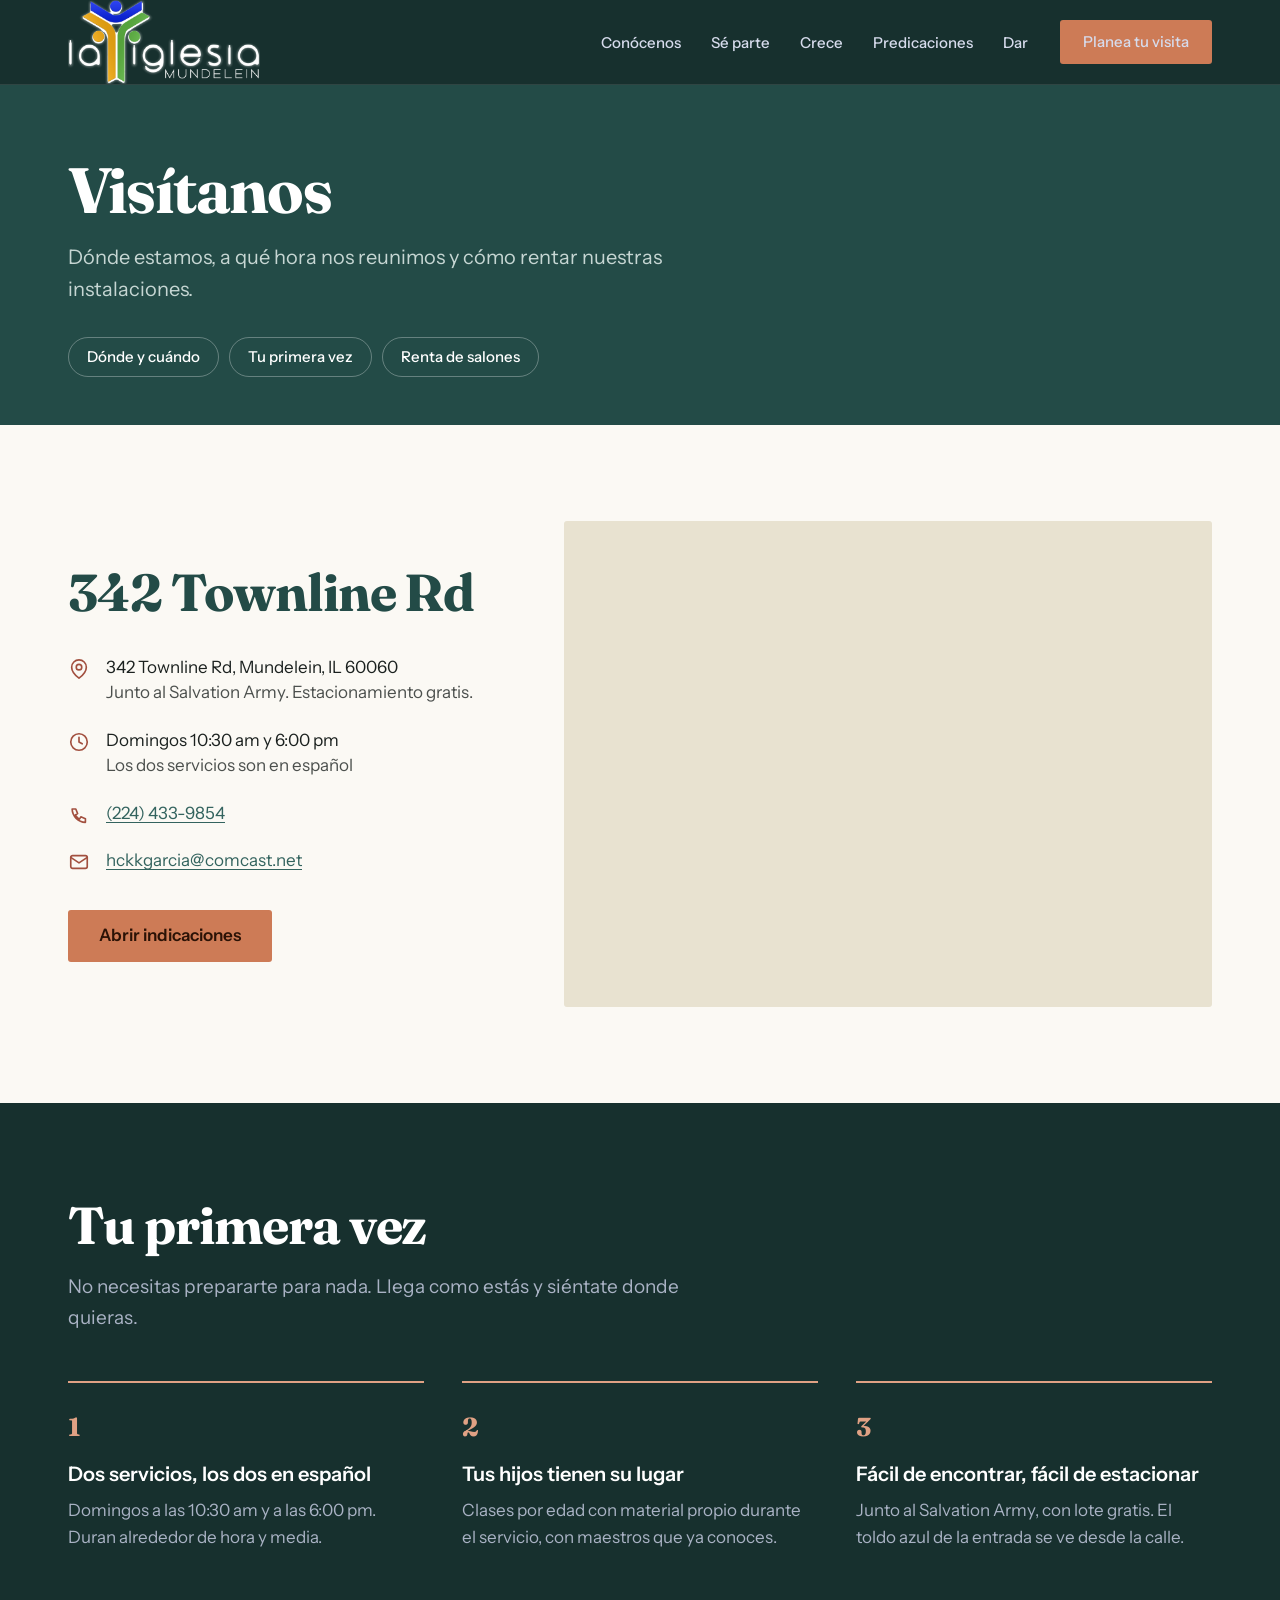
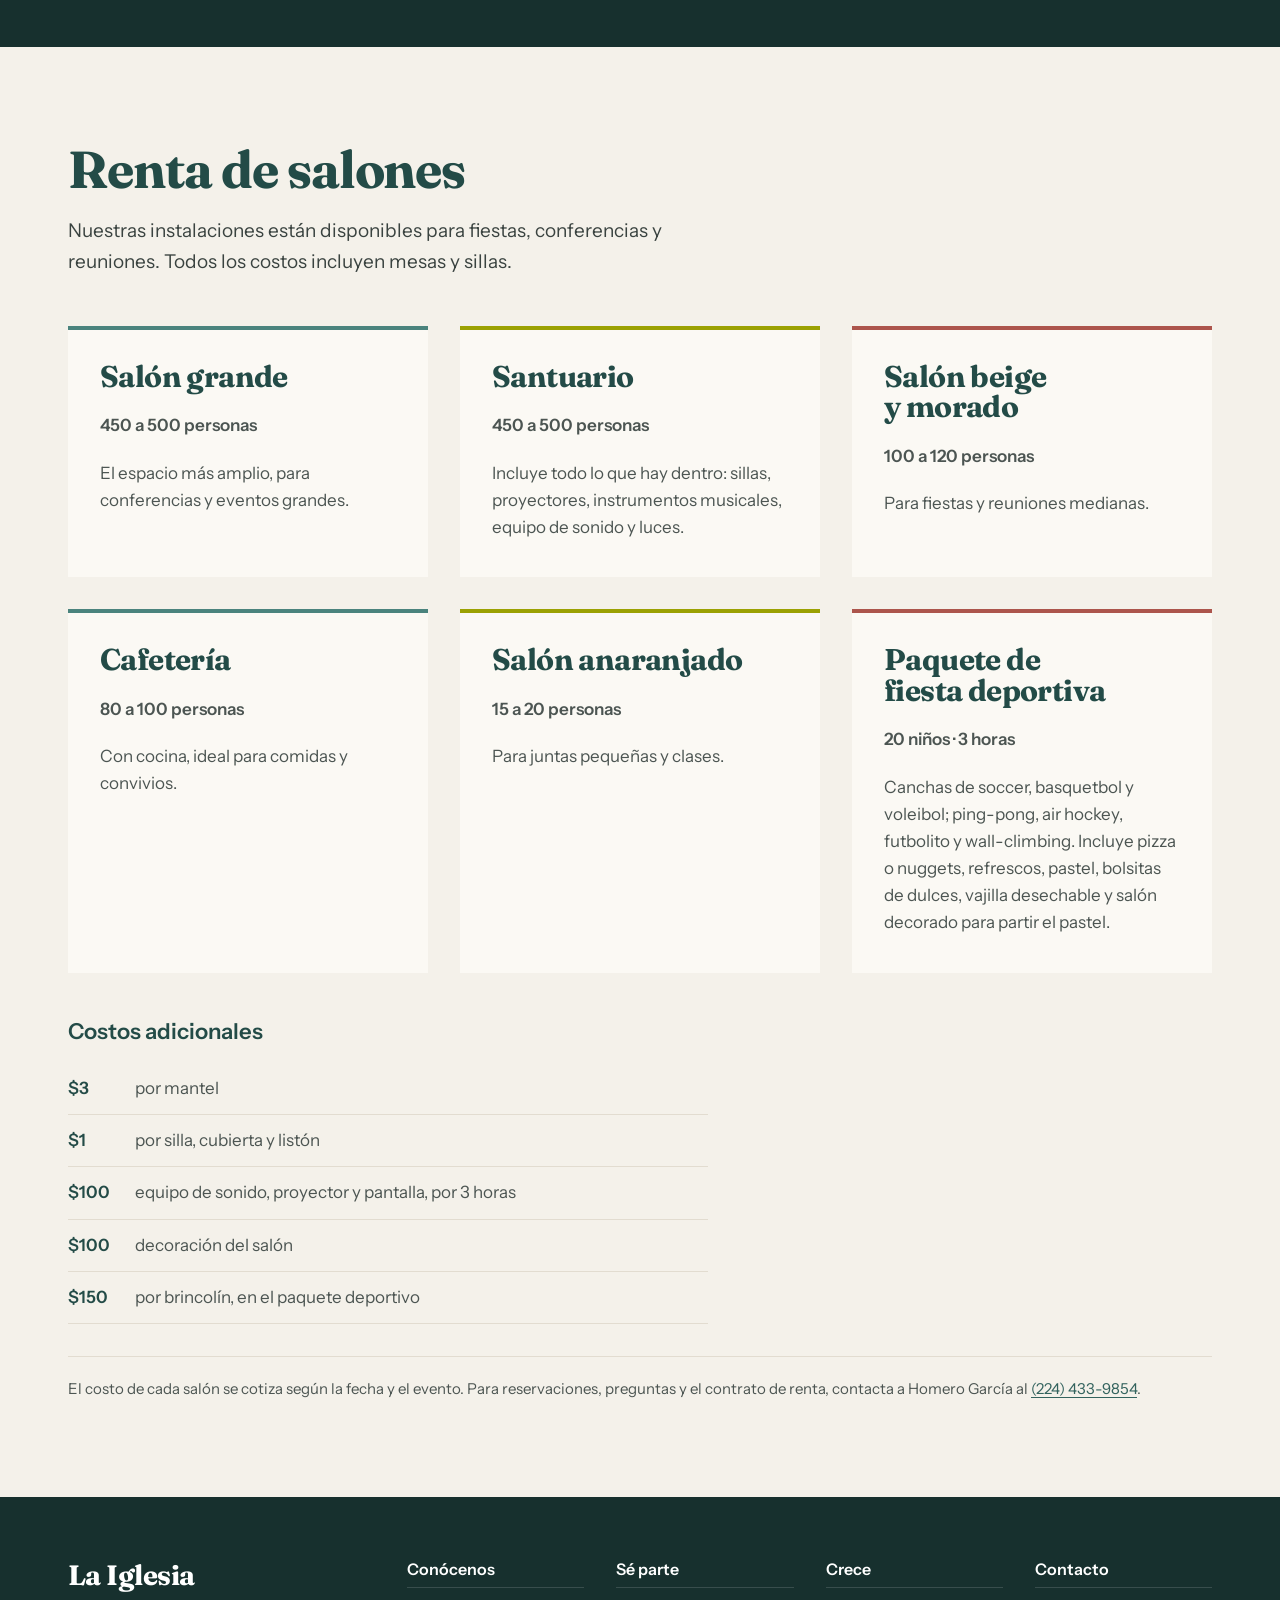
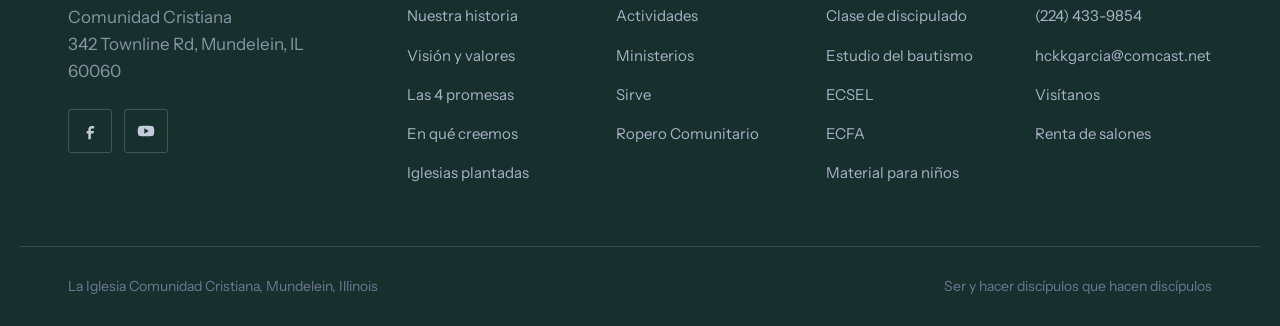
<file: visitanos.html>
<!doctype html>
<html lang="es">
<head>
<meta charset="utf-8">
<meta name="viewport" content="width=device-width, initial-scale=1, viewport-fit=cover">
<title>Visítanos — La Iglesia Comunidad Cristiana</title>
<meta name="description" content="342 Townline Rd, Mundelein, IL. Servicios los domingos 10:30 am y 6:00 pm. Renta de salones e instalaciones.">
<meta property="og:type" content="article">
<meta property="og:site_name" content="La Iglesia Comunidad Cristiana">
<meta property="og:title" content="Visítanos — La Iglesia Comunidad Cristiana">
<meta property="og:description" content="342 Townline Rd, Mundelein, IL. Servicios los domingos 10:30 am y 6:00 pm. Renta de salones e instalaciones.">
<meta property="og:image" content="https://laiglesia.cc/img/og.jpg">
<meta name="theme-color" content="#17302E">
<link rel="icon" href="img/favicon.png" sizes="any">
<link rel="apple-touch-icon" href="img/apple-touch-icon.png">
<link rel="preconnect" href="https://fonts.googleapis.com">
<link rel="preconnect" href="https://fonts.gstatic.com" crossorigin>
<link rel="stylesheet" href="https://fonts.googleapis.com/css2?family=Fraunces:opsz,wght@9..144,400..900&family=Instrument+Sans:wght@400..700&display=swap">
<link rel="stylesheet" href="styles.css">
</head>
<body>

<a class="skip" href="#contenido">Saltar al contenido</a>

<header class="site-header site-header-solid">
  <div class="wrap header-inner">
    <a class="brand" href="index.html">
      <img src="img/logo-blanco.png" alt="La Iglesia Mundelein" width="220" height="97">
    </a>
    <button class="nav-toggle" type="button" aria-expanded="false" aria-controls="nav" aria-label="Abrir el menú">
      <span class="nav-toggle-bars" aria-hidden="true"></span>
    </button>
    <nav id="nav" class="nav">
      <ul>
        <li><a href="conocenos.html">Conócenos</a></li>
        <li><a href="se-parte.html">Sé parte</a></li>
        <li><a href="crece.html">Crece</a></li>
        <li><a href="index.html#predicaciones">Predicaciones</a></li>
        <li><a href="index.html#dar">Dar</a></li>
      </ul>
      <a class="btn btn-gold nav-cta" href="visitanos.html">Planea tu visita</a>
    </nav>
  </div>
</header>

<main id="contenido">

  <section class="page-hero">
    <div class="wrap">
      <h1>Visítanos</h1>
      <p class="lede">Dónde estamos, a qué hora nos reunimos y cómo rentar nuestras instalaciones.</p>
      <ul class="subnav">
        <li><a href="#donde">Dónde y cuándo</a></li>
        <li><a href="#primera">Tu primera vez</a></li>
        <li><a href="#renta">Renta de salones</a></li>
      </ul>
    </div>
  </section>

  <section id="donde" class="band band-white">
    <div class="wrap split-map">
      <div>
        <h2 class="display">342 Townline Rd</h2>
        <ul class="contact">
          <li>
            <svg viewBox="0 0 24 24" aria-hidden="true"><path d="M20 10c0 6-8 12-8 12s-8-6-8-12a8 8 0 0116 0z"/><circle cx="12" cy="10" r="3"/></svg>
            <span>342 Townline Rd, Mundelein, IL 60060<br><span class="soft">Junto al Salvation Army. Estacionamiento gratis.</span></span>
          </li>
          <li>
            <svg viewBox="0 0 24 24" aria-hidden="true"><circle cx="12" cy="12" r="9"/><path d="M12 7v5l3.5 2"/></svg>
            <span>Domingos 10:30 am y 6:00 pm<br><span class="soft">Los dos servicios son en español</span></span>
          </li>
          <li>
            <svg viewBox="0 0 24 24" aria-hidden="true"><path d="M4.5 5.5h4l2 5-2.5 1.5a11 11 0 004.5 4.5L14 14l5 2v4a15 15 0 01-14.5-14.5z"/></svg>
            <a href="tel:+12244339854">(224) 433-9854</a>
          </li>
          <li>
            <svg viewBox="0 0 24 24" aria-hidden="true"><rect x="3" y="5" width="18" height="14" rx="2"/><path d="M3 7l9 6 9-6"/></svg>
            <a href="mailto:hckkgarcia@comcast.net">hckkgarcia@comcast.net</a>
          </li>
        </ul>
        <p class="actions">
          <a class="btn btn-gold" href="https://www.google.com/maps/dir/?api=1&amp;destination=342+Townline+Rd,+Mundelein,+IL+60060">Abrir indicaciones</a>
        </p>
      </div>
      <div class="map">
        <iframe src="https://www.google.com/maps?q=342+Townline+Rd,+Mundelein,+IL+60060&amp;output=embed" title="Mapa de 342 Townline Rd, Mundelein, IL" loading="lazy" referrerpolicy="no-referrer-when-downgrade"></iframe>
      </div>
    </div>
  </section>

  <section id="primera" class="band band-ink">
    <div class="wrap">
      <div class="band-head">
        <h2 class="display">Tu primera vez</h2>
        <p class="body-lg">No necesitas prepararte para nada. Llega como estás y siéntate donde quieras.</p>
      </div>
      <ol class="steps">
        <li>
          <h3>Dos servicios, los dos en español</h3>
          <p>Domingos a las 10:30 am y a las 6:00 pm. Duran alrededor de hora y media.</p>
        </li>
        <li>
          <h3>Tus hijos tienen su lugar</h3>
          <p>Clases por edad con material propio durante el servicio, con maestros que ya conoces.</p>
        </li>
        <li>
          <h3>Fácil de encontrar, fácil de estacionar</h3>
          <p>Junto al Salvation Army, con lote gratis. El toldo azul de la entrada se ve desde la calle.</p>
        </li>
      </ol>
    </div>
  </section>

  <section id="renta" class="band band-bone">
    <div class="wrap">
      <h2 class="display">Renta de salones</h2>
      <p class="body-lg">Nuestras instalaciones están disponibles para fiestas, conferencias y reuniones. Todos los costos incluyen mesas y sillas.</p>
      <div class="cards">
        <article class="card card-azul">
          <h3>Salón grande</h3>
          <p class="capacidad">450 a 500 personas</p>
          <p>El espacio más amplio, para conferencias y eventos grandes.</p>
        </article>
        <article class="card card-verde">
          <h3>Santuario</h3>
          <p class="capacidad">450 a 500 personas</p>
          <p>Incluye todo lo que hay dentro: sillas, proyectores, instrumentos musicales, equipo de sonido y luces.</p>
        </article>
        <article class="card card-oro">
          <h3>Salón beige y morado</h3>
          <p class="capacidad">100 a 120 personas</p>
          <p>Para fiestas y reuniones medianas.</p>
        </article>
        <article class="card card-azul">
          <h3>Cafetería</h3>
          <p class="capacidad">80 a 100 personas</p>
          <p>Con cocina, ideal para comidas y convivios.</p>
        </article>
        <article class="card card-verde">
          <h3>Salón anaranjado</h3>
          <p class="capacidad">15 a 20 personas</p>
          <p>Para juntas pequeñas y clases.</p>
        </article>
        <article class="card card-oro">
          <h3>Paquete de fiesta deportiva</h3>
          <p class="capacidad">20 niños · 3 horas</p>
          <p>Canchas de soccer, basquetbol y voleibol; ping-pong, air hockey, futbolito y wall-climbing. Incluye pizza o nuggets, refrescos, pastel, bolsitas de dulces, vajilla desechable y salón decorado para partir el pastel.</p>
        </article>
      </div>
      <h3 class="sub">Costos adicionales</h3>
      <ul class="extras">
        <li><b>$3</b> por mantel</li>
        <li><b>$1</b> por silla, cubierta y listón</li>
        <li><b>$100</b> equipo de sonido, proyector y pantalla, por 3 horas</li>
        <li><b>$100</b> decoración del salón</li>
        <li><b>$150</b> por brincolín, en el paquete deportivo</li>
      </ul>
      <p class="nota">El costo de cada salón se cotiza según la fecha y el evento. Para reservaciones, preguntas y el contrato de renta, contacta a Homero García al <a href="tel:+12244339854">(224) 433-9854</a>.</p>
    </div>
  </section>
</main>

<footer class="site-footer">
  <div class="wrap footer-top">
    <div class="footer-brand">
      <p class="wordmark">La Iglesia</p>
      <p class="soft">Comunidad Cristiana<br>342 Townline Rd, Mundelein, IL 60060</p>
      <p class="social">
        <a href="https://www.facebook.com/laiglesiacomunidadcristiana" aria-label="Facebook">
          <svg viewBox="0 0 24 24" aria-hidden="true"><path d="M14 9h3V6h-3c-2.2 0-4 1.8-4 4v2H8v3h2v7h3v-7h3l1-3h-4v-2c0-.6.4-1 1-1z"/></svg>
        </a>
        <a href="https://www.youtube.com/c/LaIglesiadeMundelein" aria-label="YouTube">
          <svg viewBox="0 0 24 24" aria-hidden="true"><path d="M21.5 8.2a3 3 0 00-2.1-2.1C17.7 5.7 12 5.7 12 5.7s-5.7 0-7.4.4A3 3 0 002.5 8.2C2.1 9.9 2.1 12 2.1 12s0 2.1.4 3.8a3 3 0 002.1 2.1c1.7.4 7.4.4 7.4.4s5.7 0 7.4-.4a3 3 0 002.1-2.1c.4-1.7.4-3.8.4-3.8s0-2.1-.4-3.8zM10 15.2V8.8l5.3 3.2z"/></svg>
        </a>
      </p>
    </div>

    <nav class="footer-nav" aria-label="Pie de página">
      <div>
        <h2>Conócenos</h2>
        <ul>
          <li><a href="conocenos.html#historia">Nuestra historia</a></li>
          <li><a href="conocenos.html#vision">Visión y valores</a></li>
          <li><a href="conocenos.html#promesas">Las 4 promesas</a></li>
          <li><a href="conocenos.html#creemos">En qué creemos</a></li>
          <li><a href="conocenos.html#plantadas">Iglesias plantadas</a></li>
        </ul>
      </div>
      <div>
        <h2>Sé parte</h2>
        <ul>
          <li><a href="se-parte.html#actividades">Actividades</a></li>
          <li><a href="se-parte.html#ministerios">Ministerios</a></li>
          <li><a href="se-parte.html#sirve">Sirve</a></li>
          <li><a href="se-parte.html#ropero">Ropero Comunitario</a></li>
        </ul>
      </div>
      <div>
        <h2>Crece</h2>
        <ul>
          <li><a href="crece.html#discipulado">Clase de discipulado</a></li>
          <li><a href="crece.html#bautismo">Estudio del bautismo</a></li>
          <li><a href="crece.html#ecsel">ECSEL</a></li>
          <li><a href="crece.html#ecfa">ECFA</a></li>
          <li><a href="crece.html#ninos">Material para niños</a></li>
        </ul>
      </div>
      <div>
        <h2>Contacto</h2>
        <ul>
          <li><a href="tel:+12244339854">(224) 433-9854</a></li>
          <li><a href="mailto:hckkgarcia@comcast.net">hckkgarcia@comcast.net</a></li>
          <li><a href="visitanos.html">Visítanos</a></li>
          <li><a href="visitanos.html#renta">Renta de salones</a></li>
        </ul>
      </div>
    </nav>
  </div>

  <div class="wrap footer-bottom">
    <p>La Iglesia Comunidad Cristiana, Mundelein, Illinois</p>
    <p>Ser y hacer discípulos que hacen discípulos</p>
  </div>
</footer>

<script>
(function () {
  var btn = document.querySelector('.nav-toggle');
  var nav = document.getElementById('nav');
  if (!btn || !nav) return;
  function close() {
    btn.setAttribute('aria-expanded', 'false');
    document.body.classList.remove('nav-open');
  }
  btn.addEventListener('click', function () {
    var open = btn.getAttribute('aria-expanded') === 'true';
    btn.setAttribute('aria-expanded', open ? 'false' : 'true');
    document.body.classList.toggle('nav-open', !open);
  });
  nav.addEventListener('click', function (e) { if (e.target.closest('a')) close(); });
  document.addEventListener('keydown', function (e) { if (e.key === 'Escape') close(); });
})();
</script>

</body>
</html>
</file>
<file: styles.css>
/* ==========================================================================
   La Iglesia Comunidad Cristiana — laiglesia.cc

   Paleta tomada del material grafico de los ministerios de la iglesia
   (Discipulados, ECFA, ECSEL, Exploradores):
     verde azulado #4A837D   terracota #CD7B56   ladrillo #AC554C
     olivo #9BA103           gris #60606A
   ========================================================================== */

:root {
  /* colores de la iglesia */
  --teal:        #4A837D;   /* de la grafica de Discipulados */
  --terracota:   #CD7B56;   /* del trazo de pincel */
  --ladrillo:    #AC554C;   /* de la grafica de ECFA */
  --olivo:       #9BA103;   /* de Exploradores de Jesus */

  /* nombres que usa el resto del archivo */
  --azul:        #33635E;   /* enlaces: el verde azulado oscurecido */
  --verde:       #CD7B56;   /* terracota: lo que esta en proceso */
  --oro:         #CD7B56;   /* botones */
  --oro-suave:   #E0A184;

  --azul-hondo:  #234B47;   /* fondos oscuros grandes */
  --azul-medio:  #2F625C;   /* tarjetas sobre el fondo oscuro */
  --azul-claro:  #C6D6D3;
  --azul-tenue:  #94AFAB;
  --verde-hondo: #A2503F;
  --oro-texto:   #A2503F;   /* acento legible sobre fondo claro */
  --tinta:       #17302E;
  --tinta-alta:  #22423F;
  --hueso:       #F4F1EA;
  --hueso-alto:  #FBF9F4;
  --hueso-linea: #E2DCD0;
  --texto:       #1B211F;
  --texto-medio: #3A4340;
  --texto-suave: #4C5552;
  --sobre-oro:   #2B1206;   /* texto sobre los botones de terracota */

  --ancho: 1240px;
  --radio: 3px;
  --barra: 2.5rem;

  --paso-1: clamp(2rem, 4.6vw, 3.25rem);
  --paso-2: clamp(2.75rem, 8vw, 6.25rem);
}

*, *::before, *::after { box-sizing: border-box; }

html {
  -webkit-text-size-adjust: 100%;
  scroll-behavior: smooth;
  scroll-padding-top: 8rem;
}

@media (prefers-reduced-motion: reduce) {
  html { scroll-behavior: auto; }
  *, *::before, *::after { animation-duration: .01ms !important; transition-duration: .01ms !important; }
}

body {
  margin: 0;
  font-family: "Instrument Sans", system-ui, -apple-system, "Segoe UI", sans-serif;
  font-size: 1.0625rem;
  line-height: 1.6;
  color: var(--texto);
  background: var(--hueso);
  -webkit-font-smoothing: antialiased;
}
body.nav-open { overflow: hidden; }

img { max-width: 100%; height: auto; display: block; }
a img { text-decoration: none; }

a { color: var(--azul); text-decoration-thickness: 1px; text-underline-offset: 3px; }
a:hover { color: var(--azul-hondo); }

:focus-visible { outline: 3px solid var(--oro-suave); outline-offset: 2px; border-radius: 2px; }

.skip { position: absolute; left: -9999px; top: 0; z-index: 100; padding: .75rem 1.25rem; background: var(--oro-suave); color: #2B1B02; font-weight: 600; }
.skip:focus { left: 1rem; top: 1rem; }

.wrap {
  width: 100%;
  max-width: var(--ancho);
  margin-inline: auto;
  padding-inline: clamp(1.25rem, 4vw, 3rem);
}

.soft { opacity: .78; }

/* --------------------------------------------------------- tipografía ----- */

h1, h2, h3, .wordmark, .big, .clock b, .times span {
  font-family: "Fraunces", Georgia, "Times New Roman", serif;
  font-weight: 700;
  letter-spacing: -.02em;
  line-height: 1.02;
  margin: 0;
  text-wrap: balance;
}

h1 { font-size: var(--paso-2); }
.display { font-size: var(--paso-1); color: var(--azul-hondo); }
.band-ink .display, .band-azul .display { color: #fff; }

.eyebrow {
  margin: 0 0 .625rem;
  font-family: "Instrument Sans", sans-serif;
  font-size: 1rem;
  font-weight: 500;
  color: var(--oro-suave);
}

.body-lg {
  font-size: clamp(1.0625rem, 1.5vw, 1.1875rem);
  line-height: 1.62;
  color: var(--texto-medio);
  max-width: 36em;
}
.band-ink .body-lg { color: #A9B2C4; }
.band-azul .body-lg { color: var(--azul-claro); }

p { margin: 1.25rem 0 0; }
p:first-child { margin-top: 0; }

.band-head { max-width: 46rem; }

/* -------------------------------------------------------------- botones --- */

.btn {
  display: inline-flex;
  align-items: center;
  justify-content: center;
  min-height: 3.25rem;
  padding: .5rem 1.875rem;
  border: 1px solid transparent;
  border-radius: var(--radio);
  font-size: 1.0625rem;
  font-weight: 600;
  text-decoration: none;
  transition: background-color .15s ease, border-color .15s ease, color .15s ease;
}
.btn-lg { min-height: 3.75rem; padding-inline: 2.5rem; font-size: 1.125rem; }

.btn-gold { background: var(--oro); color: var(--sobre-oro); }
.btn-gold:hover { background: #B96944; color: var(--sobre-oro); }

.btn-ghost { border-color: rgba(255,255,255,.42); color: #fff; }
.btn-ghost:hover { border-color: #fff; background: rgba(255,255,255,.1); color: #fff; }

.actions { display: flex; flex-wrap: wrap; gap: .875rem; margin-top: 2.25rem; }
.actions-center { justify-content: center; }

/* ------------------------------------------------------- barra superior --- */

.topbar {
  background: var(--tinta);
  color: #C3CBDB;
  padding-top: env(safe-area-inset-top, 0px);
  font-size: .8125rem;
}

.topbar-inner {
  display: flex;
  align-items: center;
  justify-content: space-between;
  gap: 1rem;
  min-height: var(--barra);
}

.countdown { display: flex; align-items: center; gap: .875rem; margin: 0; }
.countdown-label { color: #8A94AB; letter-spacing: .01em; }

.clock { display: flex; align-items: baseline; gap: .125rem; }
.clock b {
  font-size: .9375rem;
  font-weight: 600;
  color: #fff;
  font-variant-numeric: tabular-nums;
  letter-spacing: 0;
}
.clock i { font-style: normal; color: #6E7891; margin-right: .5rem; }
.clock i:last-of-type { margin-right: 0; }

.topbar-link {
  display: inline-flex;
  align-items: center;
  gap: .5rem;
  color: #fff;
  font-weight: 600;
  text-decoration: none;
  white-space: nowrap;
}
.topbar-link:hover { color: var(--oro-suave); }

.pulse {
  width: .5rem;
  height: .5rem;
  border-radius: 50%;
  background: #E0483B;
  box-shadow: 0 0 0 0 rgba(224,72,59,.7);
  animation: pulse 2.4s ease-out infinite;
}
@keyframes pulse {
  70%  { box-shadow: 0 0 0 .5rem rgba(224,72,59,0); }
  100% { box-shadow: 0 0 0 0 rgba(224,72,59,0); }
}

@media (max-width: 560px) {
  .countdown-label { display: none; }
}

/* ------------------------------------------------------------ encabezado -- */

.site-header {
  position: sticky;
  top: 0;
  z-index: 50;
  background: rgba(20,48,45,.86);
  backdrop-filter: blur(10px);
  border-bottom: 1px solid rgba(255,255,255,.1);
}

.header-inner {
  display: flex;
  align-items: center;
  justify-content: space-between;
  gap: 1.5rem;
  min-height: 4.75rem;
}

.brand {
  display: flex;
  align-items: center;
  font-family: "Fraunces", Georgia, serif;
  font-size: clamp(1.375rem, 2.6vw, 1.625rem);
  font-weight: 700;
  letter-spacing: -.02em;
  color: var(--hueso);
  text-decoration: none;
}
.brand img { width: clamp(148px, 15vw, 200px); height: auto; }

.nav { display: flex; align-items: center; gap: 2rem; }
.nav ul { display: flex; align-items: center; gap: 1.875rem; margin: 0; padding: 0; list-style: none; }
.nav a { font-size: .9375rem; font-weight: 500; color: #D6DBEC; text-decoration: none; }
.nav a:hover { color: #fff; }
.nav-cta { min-height: 2.75rem; padding-inline: 1.375rem; font-size: .9375rem; }
.nav-cta:hover { color: var(--sobre-oro); }

.nav-toggle {
  display: none;
  width: 3rem; height: 3rem;
  background: transparent;
  border: 1px solid rgba(255,255,255,.28);
  border-radius: var(--radio);
  cursor: pointer;
}
.nav-toggle-bars,
.nav-toggle-bars::before,
.nav-toggle-bars::after {
  display: block; width: 20px; height: 2px;
  margin-inline: auto; background: var(--hueso); content: "";
}
.nav-toggle-bars::before { transform: translateY(-6px); }
.nav-toggle-bars::after  { transform: translateY(4px); }

@media (max-width: 980px) {
  .nav-toggle { display: block; }
  .nav {
    position: fixed;
    inset: calc(var(--barra) + 4.75rem + env(safe-area-inset-top, 0px)) 0 0;
    flex-direction: column;
    align-items: stretch;
    gap: 0;
    padding: 1.5rem clamp(1.25rem, 4vw, 3rem) 2rem;
    background: var(--tinta);
    overflow-y: auto;
    visibility: hidden;
    opacity: 0;
  }
  body.nav-open .nav { visibility: visible; opacity: 1; }
  .nav ul { flex-direction: column; align-items: stretch; gap: 0; }
  .nav ul a {
    display: block;
    padding: 1.0625rem 0;
    border-bottom: 1px solid rgba(255,255,255,.12);
    font-size: 1.1875rem;
  }
  .nav-cta { margin-top: 1.5rem; }
}

/* ------------------------------------------------------- hero a sangre --- */

.hero {
  position: relative;
  isolation: isolate;
  display: flex;
  align-items: flex-end;
  min-height: min(86svh, 820px);
  padding-block: clamp(4rem, 12vw, 8rem) clamp(3.5rem, 8vw, 6rem);
  background: var(--azul-hondo);
  color: #fff;
  overflow: hidden;
}

.hero-bg, .feature-bg {
  position: absolute;
  inset: 0;
  z-index: -2;
  width: 100%;
  height: 100%;
  object-fit: cover;
}

/* velo oscuro: la foto se ve, el texto se lee */
.scrim {
  position: absolute;
  inset: 0;
  z-index: -1;
  background:
    linear-gradient(to top, rgba(15,40,38,.92) 0%, rgba(15,40,38,.66) 42%, rgba(15,40,38,.34) 100%),
    linear-gradient(to right, rgba(20,48,45,.7) 0%, rgba(20,48,45,0) 72%);
}
.scrim-left {
  background:
    linear-gradient(to right, rgba(15,40,38,.94) 0%, rgba(15,40,38,.72) 46%, rgba(15,40,38,.22) 100%),
    linear-gradient(to top, rgba(15,40,38,.5), rgba(15,40,38,.2));
}
.scrim-right {
  background:
    linear-gradient(to left, rgba(15,40,38,.94) 0%, rgba(15,40,38,.72) 46%, rgba(15,40,38,.22) 100%),
    linear-gradient(to top, rgba(15,40,38,.5), rgba(15,40,38,.2));
}

/* si la foto no carga, el velo estorba: se apaga y queda el azul */
.sin-foto .scrim { background: none; }
.sin-foto { background: var(--azul-hondo); }


.hero-inner { position: relative; }
.hero h1 { color: #fff; max-width: 19em; text-shadow: 0 2px 28px rgba(0,0,0,.35); }
.hero-sub {
  margin-top: 1.5rem;
  font-size: clamp(1.0625rem, 2vw, 1.3125rem);
  font-weight: 500;
  color: #E4E8F6;
  max-width: 28em;
}

.hero-scroll {
  position: absolute;
  left: 50%;
  bottom: 1.25rem;
  transform: translateX(-50%);
  display: flex;
  align-items: center;
  justify-content: center;
  width: 2.75rem;
  height: 2.75rem;
  border: 1px solid rgba(255,255,255,.35);
  border-radius: 50%;
}
.hero-scroll svg { width: 1.25rem; height: 1.25rem; fill: none; stroke: #fff; stroke-width: 2; stroke-linecap: round; stroke-linejoin: round; }
.hero-scroll:hover { border-color: var(--oro-suave); }
.hero-scroll:hover svg { stroke: var(--oro-suave); }
@media (max-width: 760px) { .hero-scroll { display: none; } }

/* -------------------------------------------------- bandas a sangre ------ */

.feature {
  position: relative;
  isolation: isolate;
  display: flex;
  align-items: center;
  min-height: min(76svh, 680px);
  padding-block: clamp(3.5rem, 8vw, 6rem);
  background: var(--tinta);
  color: #fff;
  overflow: hidden;
}

.feature-inner { position: relative; display: flex; }
.feature-right .feature-inner { justify-content: flex-end; }

.feature-card { max-width: 32rem; }

/* entrada: la foto es vertical y de baja resolucion, va contenida */
.feature-split { background: var(--tinta); }
.feature-split .feature-inner {
  display: grid;
  grid-template-columns: minmax(0, 1fr) minmax(0, 20rem);
  gap: clamp(2rem, 5vw, 4rem);
  align-items: center;
  width: 100%;
}
.feature-split .retrato img {
  width: 100%;
  aspect-ratio: 3 / 4;
  object-fit: cover;
  object-position: 50% 28%;
  border-radius: var(--radio);
}
.feature-split .retrato { margin: 0; }
/* variante con la foto a la izquierda */
.feature-split.foto-izq .feature-inner { grid-template-columns: minmax(0, 22rem) minmax(0, 1fr); }

@media (max-width: 860px) {
  .feature-split .feature-inner,
  .feature-split.foto-izq .feature-inner { grid-template-columns: 1fr; }
  .feature-split .retrato {
    max-width: 17rem;
    margin-bottom: 1.75rem;
  }
  .feature-split.foto-izq .retrato { order: -1; }
}
.feature-card h2 { font-size: clamp(1.875rem, 4vw, 2.875rem); color: #fff; }
.feature-card p { color: #D4DAEC; }
.feature-card .addr {
  margin-top: 1.375rem;
  font-family: "Fraunces", Georgia, serif;
  font-size: clamp(1.375rem, 2.6vw, 1.75rem);
  font-weight: 600;
  line-height: 1.2;
  color: #fff;
}

.times { display: flex; flex-wrap: wrap; gap: .75rem; margin-top: 1.5rem; }
.times span {
  padding: .5rem 1.125rem;
  border: 1px solid rgba(255,255,255,.34);
  border-radius: var(--radio);
  font-size: 1.125rem;
  font-weight: 600;
  color: #fff;
}

/* ----------------------------------------------------------------- bandas - */

.band { padding-block: clamp(3.5rem, 7.5vw, 6rem); }
.band-bone  { background: var(--hueso); }
.band-white { background: var(--hueso-alto); }
.band-ink   { background: var(--tinta); color: var(--hueso); }
.band-azul  { background: var(--azul-hondo); color: var(--hueso); }

.cols-2 {
  display: grid;
  grid-template-columns: minmax(0, 1.6fr) minmax(0, 1fr);
  gap: clamp(2rem, 5vw, 4.5rem);
  margin-top: 2.75rem;
}
@media (max-width: 760px) { .cols-2 { grid-template-columns: 1fr; } }

.split-map {
  display: grid;
  grid-template-columns: minmax(0, .8fr) minmax(0, 1.2fr);
  gap: clamp(2rem, 5vw, 4rem);
  align-items: center;
}
@media (max-width: 860px) { .split-map { grid-template-columns: 1fr; } }

/* ------------------------------------------------- marcas de iglesias ---- */

.marks {
  display: flex;
  flex-wrap: wrap;
  gap: clamp(.625rem, 1.4vw, 1rem);
  max-width: 44rem;
  margin: 2.5rem 0 0;
  padding: 0;
  list-style: none;
}
.marks li { width: clamp(22px, 2.4vw, 30px); aspect-ratio: 1; border-radius: 50%; background: var(--teal); }
.marks li.pending { background: none; border: 2px solid var(--verde); }

.legend { margin: .25rem 0 0; padding: 0; list-style: none; }
.legend li { display: flex; align-items: center; gap: .75rem; margin-bottom: .875rem; font-weight: 500; color: var(--texto-medio); }
.legend .dot { width: 1rem; aspect-ratio: 1; border-radius: 50%; background: var(--teal); flex: none; }
.legend .dot-pending { background: none; border: 2px solid var(--verde-hondo); }

/* ------------------------------------------------------------------ pasos - */

.steps {
  display: grid;
  grid-template-columns: repeat(auto-fit, minmax(16rem, 1fr));
  gap: clamp(1.5rem, 3vw, 3rem);
  margin: 3rem 0 0;
  padding: 0;
  list-style: none;
  counter-reset: paso;
}
.steps li {
  padding-top: 1.5rem;
  border-top: 2px solid var(--oro-suave);
  counter-increment: paso;
}
.steps li::before {
  display: block;
  content: counter(paso);
  margin-bottom: .75rem;
  font-family: "Fraunces", Georgia, serif;
  font-size: 1.625rem;
  font-weight: 700;
  color: var(--oro-suave);
}
.steps h3 {
  font-family: "Instrument Sans", sans-serif;
  font-size: 1.25rem;
  font-weight: 600;
  letter-spacing: 0;
  line-height: 1.3;
  color: #fff;
}
.steps p { margin-top: .625rem; color: #A9B2C4; }

/* --------------------------------------------------------------- tarjetas - */

.cards {
  display: grid;
  grid-template-columns: repeat(auto-fit, minmax(17rem, 1fr));
  gap: clamp(1.25rem, 2.5vw, 2.25rem);
  margin-top: 3rem;
}

.card {
  padding: 2rem 2rem 2.25rem;
  background: var(--hueso-alto);
  border-top: 4px solid var(--azul);
}
.card-azul  { border-top-color: var(--teal); }
.card-verde { border-top-color: var(--olivo); }
.card-oro   { border-top-color: var(--ladrillo); }
.card h3 { font-size: clamp(1.5rem, 2.4vw, 1.875rem); color: var(--azul-hondo); }
.card p { color: var(--texto-suave); }
.card a { display: inline-block; margin-top: 1.375rem; font-weight: 600; }

.panel { padding: 2rem; background: var(--tinta-alta); border-radius: var(--radio); }
.panel h3 { font-family: "Instrument Sans", sans-serif; font-size: 1.375rem; font-weight: 600; letter-spacing: 0; color: #fff; }
.panel p { color: #A9B2C4; }
.panel .big { font-size: 1.625rem; font-weight: 600; color: #fff; }
.panel .addr-sm { color: #fff; font-weight: 500; line-height: 1.5; }

/* ------------------------------------------------------- video y mapa ----- */

.video, .map {
  aspect-ratio: 16 / 9;
  border-radius: var(--radio);
  overflow: hidden;
  background: #101736;
  margin-top: 3rem;
}
.map { aspect-ratio: 4 / 3; background: #E8E2D0; margin-top: 0; }
.video iframe, .map iframe { width: 100%; height: 100%; border: 0; display: block; }

/* -------------------------------------------------------------- contacto -- */

.contact { margin: 2.25rem 0 0; padding: 0; list-style: none; }
.contact li {
  display: grid;
  grid-template-columns: 1.5rem 1fr;
  gap: .875rem;
  margin-bottom: 1.375rem;
  font-size: 1.0625rem;
  line-height: 1.5;
}
.contact svg {
  width: 1.375rem; height: 1.375rem; margin-top: .1875rem;
  fill: none; stroke: var(--oro-texto); stroke-width: 1.8;
  stroke-linecap: round; stroke-linejoin: round;
}

/* ------------------------------------------------------- pie de página ---- */

.site-footer { background: var(--tinta); color: #A9B2C4; padding-block: clamp(2.75rem, 5vw, 4rem) 0; }

.footer-top {
  display: grid;
  grid-template-columns: minmax(0, 18rem) minmax(0, 1fr);
  gap: clamp(2rem, 4vw, 4rem);
}
@media (max-width: 860px) { .footer-top { grid-template-columns: 1fr; } }

.wordmark { font-size: 1.75rem; color: #fff; margin: 0; }
.footer-brand .soft { margin-top: .875rem; }

.social { display: flex; gap: .75rem; margin-top: 1.5rem; }
.social a {
  display: flex; align-items: center; justify-content: center;
  width: 2.75rem; height: 2.75rem;
  border: 1px solid rgba(255,255,255,.18);
  border-radius: var(--radio);
}
.social a:hover { border-color: var(--oro-suave); }
.social svg { width: 1.25rem; height: 1.25rem; fill: #C3CBDB; }
.social a:hover svg { fill: var(--oro-suave); }

.footer-nav { display: grid; grid-template-columns: repeat(auto-fit, minmax(10rem, 1fr)); gap: 2rem; }
.footer-nav h2 {
  font-family: "Instrument Sans", sans-serif;
  font-size: 1rem; font-weight: 600; letter-spacing: 0; color: #fff;
  padding-bottom: .625rem;
  border-bottom: 1px solid rgba(255,255,255,.14);
}
.footer-nav ul { margin: .875rem 0 0; padding: 0; list-style: none; }
.footer-nav li { margin-bottom: .75rem; }
.footer-nav a { font-size: .9375rem; color: #A9B2C4; text-decoration: none; }
.footer-nav a:hover { color: #fff; }

.footer-bottom {
  display: flex; flex-wrap: wrap; justify-content: space-between; gap: .75rem;
  margin-top: clamp(2rem, 4vw, 3rem);
  padding-top: 1.75rem;
  padding-bottom: calc(1.75rem + env(safe-area-inset-bottom, 0px));
  border-top: 1px solid rgba(255,255,255,.14);
}
.footer-bottom p { margin: 0; font-size: .875rem; color: #6E7891; }

/* ------------------------------------------------------------ impresión --- */

@media print {
  .topbar, .site-header, .nav, .video, .map, .social, .hero-scroll { display: none; }
  body { background: #fff; color: #000; }
  .band, .hero, .feature { background: #fff; color: #000; min-height: 0; padding-block: 1.5rem; }
  .hero-bg, .feature-bg, .scrim { display: none; }
  .hero h1, .display, .feature-card h2, .steps h3 { color: #000; }
}

/* ==========================================================================
   Paginas interiores
   ========================================================================== */

.site-header-solid { background: var(--tinta); backdrop-filter: none; }

.page-hero {
  background: var(--azul-hondo);
  color: #fff;
  padding-block: clamp(2.75rem, 6vw, 4.5rem) clamp(2rem, 4vw, 3rem);
}
.page-hero h1 { font-size: clamp(2.25rem, 6vw, 4rem); color: #fff; }
.page-hero .lede {
  margin-top: 1.125rem;
  font-size: clamp(1.0625rem, 1.8vw, 1.25rem);
  color: var(--azul-claro);
  max-width: 34em;
}

.subnav {
  display: flex;
  flex-wrap: wrap;
  gap: .625rem;
  margin: 2rem 0 0;
  padding: 0;
  list-style: none;
}
.subnav a {
  display: inline-flex;
  align-items: center;
  min-height: 2.5rem;
  padding: 0 1.125rem;
  border: 1px solid rgba(255,255,255,.3);
  border-radius: 999px;
  font-size: .9375rem;
  font-weight: 500;
  color: #fff;
  text-decoration: none;
}
.subnav a:hover { border-color: var(--oro); background: rgba(255,255,255,.08); color: #fff; }

/* ------------------------------------------------------------- prosa ----- */

.prose { max-width: 40rem; }
.prose h3 {
  margin-top: 2.25rem;
  font-family: "Instrument Sans", sans-serif;
  font-size: 1.25rem;
  font-weight: 600;
  letter-spacing: 0;
  color: var(--azul-hondo);
}
.prose p { font-size: 1.0625rem; line-height: 1.7; color: var(--texto-medio); }
.prose-oscuro { max-width: 42rem; }
.prose-oscuro p { color: #B7C3C0; }
.prose-oscuro h3 { color: #fff; }

.destacado {
  font-family: "Fraunces", Georgia, serif;
  font-size: clamp(1.375rem, 2.6vw, 1.75rem);
  font-weight: 600;
  line-height: 1.25;
  color: var(--azul-hondo);
}
.band-ink .destacado, .band-azul .destacado { color: #fff; }

.nota {
  margin-top: 2rem;
  padding-top: 1.25rem;
  border-top: 1px solid var(--hueso-linea);
  font-size: .9375rem;
  color: var(--texto-suave);
}
.nota-clara { border-top-color: rgba(255,255,255,.18); color: var(--azul-claro); }
.firma { margin-top: 1.75rem; font-weight: 500; color: var(--texto); }
.sub {
  margin-top: 3rem;
  font-family: "Instrument Sans", sans-serif;
  font-size: 1.375rem;
  font-weight: 600;
  letter-spacing: 0;
  color: var(--azul-hondo);
}

/* ------------------------------------------------------------ valores ---- */

.valores {
  display: grid;
  grid-template-columns: repeat(auto-fit, minmax(17rem, 1fr));
  gap: clamp(1.5rem, 3vw, 2.5rem);
  margin-top: 2.75rem;
}
.valores article { padding-top: 1.25rem; border-top: 2px solid var(--teal); }
.valores h3 {
  font-family: "Instrument Sans", sans-serif;
  font-size: 1.125rem;
  font-weight: 600;
  letter-spacing: 0;
  color: var(--azul-hondo);
}
.valores p { margin-top: .625rem; font-size: 1rem; line-height: 1.6; color: var(--texto-suave); }

/* ----------------------------------------------------------- promesas ---- */

.promesas {
  display: grid;
  grid-template-columns: repeat(auto-fit, minmax(19rem, 1fr));
  gap: clamp(1.5rem, 3vw, 2.25rem);
  margin: 2.5rem 0 0;
  padding: 0;
  list-style: none;
  counter-reset: promesa;
}
.promesas li {
  padding: 1.75rem;
  background: var(--hueso);
  border-radius: var(--radio);
  counter-increment: promesa;
}
.promesas li::before {
  content: "Promesa " counter(promesa);
  display: block;
  margin-bottom: .5rem;
  font-size: .875rem;
  font-weight: 500;
  color: var(--oro-texto);
}
.promesas h3 {
  margin: 0;
  font-family: "Instrument Sans", sans-serif;
  font-size: 1.1875rem;
  font-weight: 600;
  letter-spacing: 0;
  line-height: 1.35;
  color: var(--azul-hondo);
}
.promesas ul { margin: 1rem 0 0; padding-left: 1.125rem; }
.promesas li li { padding: 0; background: none; margin-bottom: .5rem; font-size: 1rem; color: var(--texto-suave); }
.promesas li li::before { content: none; }
.cita { margin-top: 1rem; font-size: .875rem; color: var(--verde-hondo); }

/* ------------------------------------------------------------ horario ---- */

.horario {
  display: grid;
  grid-template-columns: repeat(auto-fit, minmax(15rem, 1fr));
  gap: clamp(1.25rem, 2.5vw, 2rem);
  margin-top: 2.75rem;
}
.horario article { padding-top: 1rem; border-top: 2px solid var(--hueso-linea); }
.horario .domingo { border-top-color: var(--oro); }
.horario h3 {
  font-family: "Instrument Sans", sans-serif;
  font-size: 1.125rem;
  font-weight: 600;
  letter-spacing: 0;
  color: var(--azul-hondo);
}
.horario ul { margin: .875rem 0 0; padding: 0; list-style: none; }
.horario li { margin-bottom: .625rem; font-size: 1rem; line-height: 1.5; color: var(--texto-suave); }
.horario b { color: var(--texto); font-weight: 600; }
.cuando { display: block; font-size: .875rem; color: var(--oro-texto); }

/* ------------------------------------------------------- listas varias --- */

.cinco { margin: 2rem 0 0; padding-left: 1.25rem; max-width: 40rem; }
.cinco li { margin-bottom: .875rem; font-size: 1.0625rem; line-height: 1.6; color: var(--texto-suave); }
.cinco b { color: var(--texto); }

.lista-simple { margin: 1rem 0 0; padding-left: 1.125rem; }
.lista-simple li { margin-bottom: .5rem; font-size: 1rem; color: var(--texto-suave); }

.lista-recursos { margin: 1.75rem 0 0; padding: 0; list-style: none; max-width: 40rem; }
.lista-recursos li {
  display: flex;
  align-items: baseline;
  gap: 1rem;
  padding: .875rem 0;
  border-bottom: 1px solid var(--hueso-linea);
  font-size: 1.0625rem;
  color: var(--texto);
}
.lista-recursos-anchas { max-width: none; columns: 2; column-gap: 3rem; }
.lista-recursos-anchas li { break-inside: avoid; }
@media (max-width: 640px) { .lista-recursos-anchas { columns: 1; } }
.dur { font-size: .875rem; font-weight: 500; color: var(--oro-texto); min-width: 3.5rem; }

.cursos {
  display: grid;
  grid-template-columns: repeat(auto-fit, minmax(13rem, 1fr));
  gap: .75rem 1.5rem;
  margin: 2.25rem 0 0;
  padding: 0;
  list-style: none;
}
.cursos li {
  padding: .875rem 1.125rem;
  background: var(--tinta-alta);
  border-radius: var(--radio);
  font-size: 1rem;
  color: #fff;
}

.extras { margin: 1.25rem 0 0; padding: 0; list-style: none; max-width: 40rem; }
.extras li {
  padding: .75rem 0;
  border-bottom: 1px solid var(--hueso-linea);
  font-size: 1.0625rem;
  color: var(--texto-suave);
}
.extras b { display: inline-block; min-width: 4rem; color: var(--azul-hondo); font-weight: 600; }

.capacidad { font-weight: 600; color: var(--oro-texto); }
.card .meta { font-size: .9375rem; color: var(--texto-suave); }
.panel .meta { font-size: .9375rem; color: var(--azul-claro); }

/* ------------------------------------------------------------- lugares --- */

.lugares {
  display: grid;
  grid-template-columns: repeat(auto-fit, minmax(14rem, 1fr));
  gap: clamp(1.5rem, 3vw, 2.5rem);
  margin-top: 2.5rem;
}
.lugares h3 {
  font-family: "Instrument Sans", sans-serif;
  font-size: 1.0625rem;
  font-weight: 600;
  letter-spacing: 0;
  color: var(--azul-hondo);
  padding-bottom: .625rem;
  border-bottom: 1px solid var(--hueso-linea);
}
.lugares ul { margin: .875rem 0 0; padding: 0; list-style: none; }
.lugares li { margin-bottom: .5rem; font-size: 1rem; color: var(--texto-suave); }

/* --------------------------------------------------------------- tabla --- */

.tabla-envoltura { margin-top: 1.5rem; overflow-x: auto; }
.tabla { width: 100%; border-collapse: collapse; font-size: 1rem; min-width: 34rem; }
.tabla caption {
  text-align: left;
  padding-bottom: 1rem;
  font-size: .9375rem;
  color: var(--texto-suave);
}
.tabla th {
  text-align: left;
  padding: .75rem 1rem .75rem 0;
  border-bottom: 2px solid var(--teal);
  font-size: .9375rem;
  font-weight: 600;
  color: var(--azul-hondo);
}
.tabla td {
  padding: .75rem 1rem .75rem 0;
  border-bottom: 1px solid var(--hueso-linea);
  color: var(--texto-suave);
}
.tabla td:first-child { color: var(--texto); }
.tabla .vacante { color: var(--verde-hondo); font-weight: 500; }
</file>
